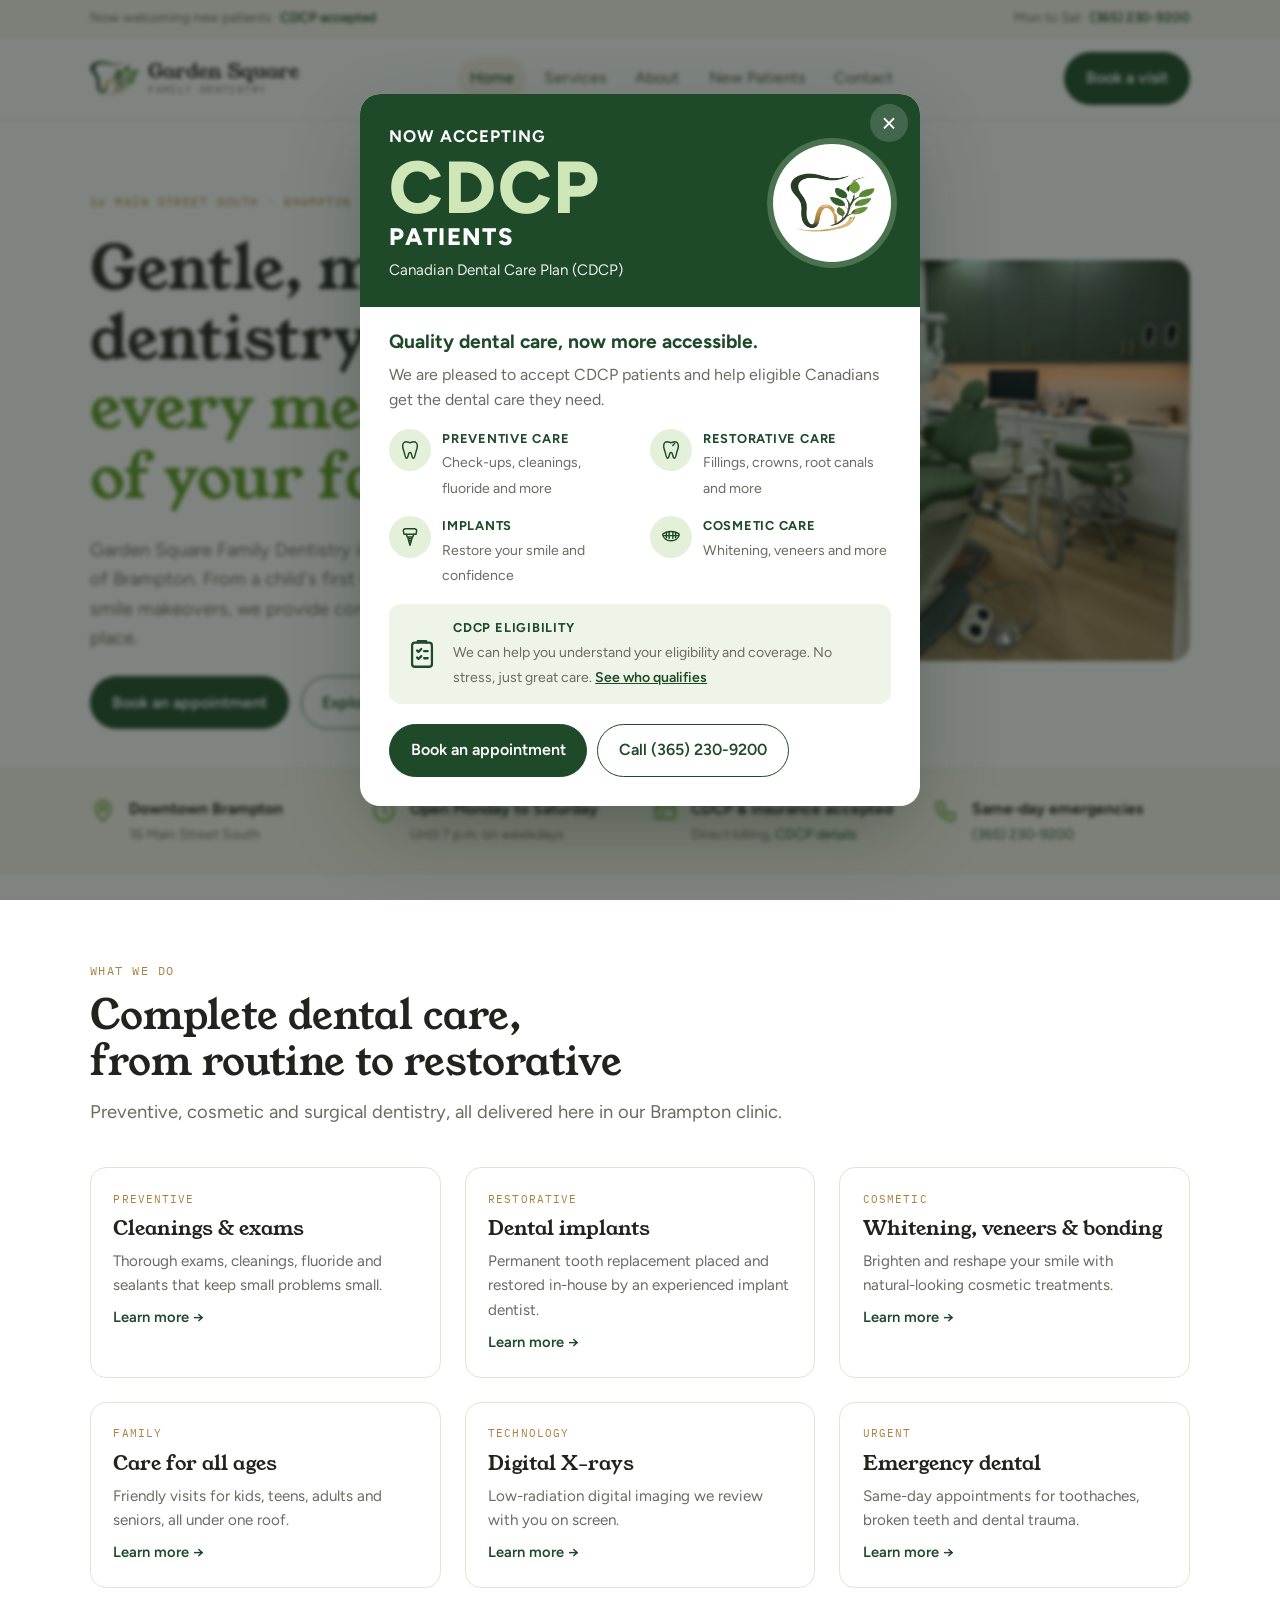
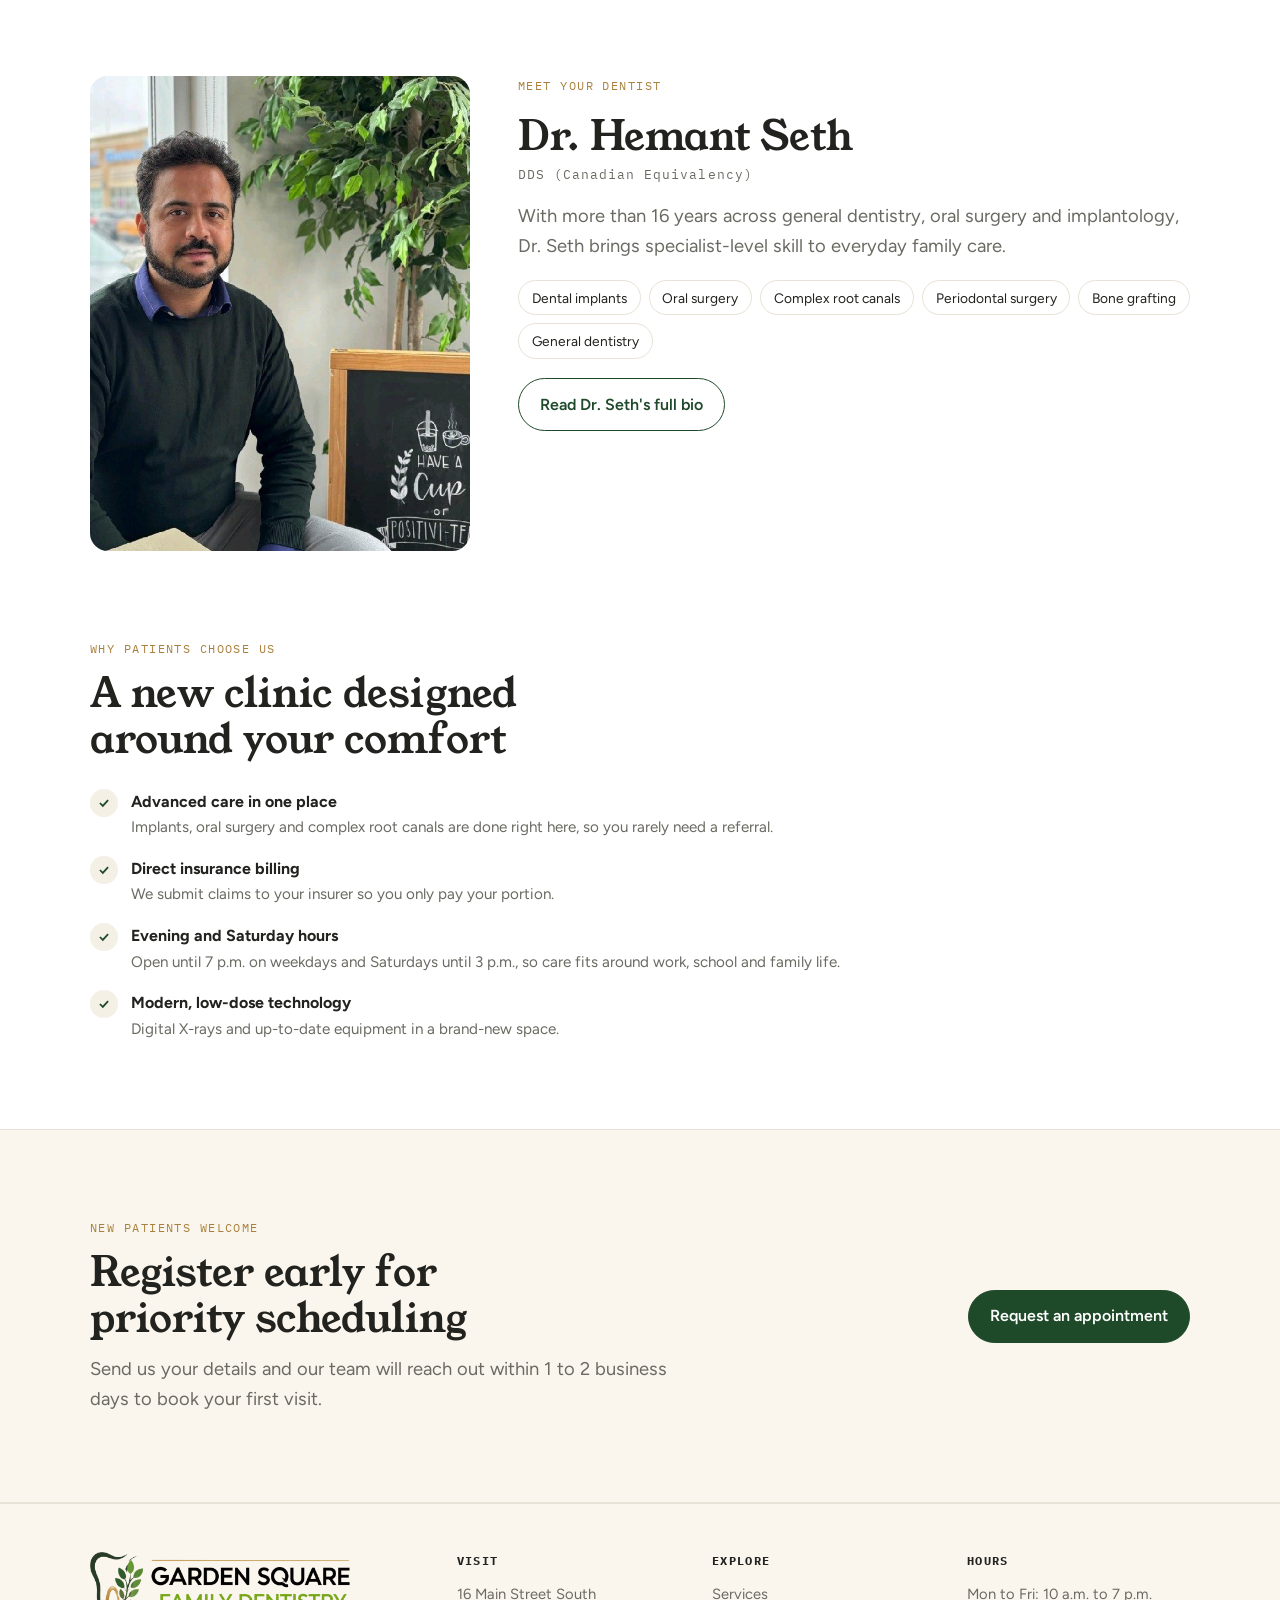
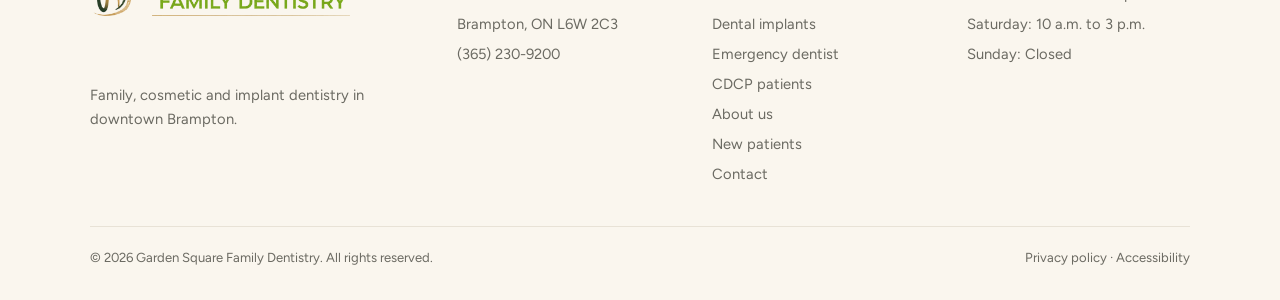
<file: index.html>
<!doctype html>
<html lang="en-CA">
<head>
<meta charset="utf-8">
<meta name="viewport" content="width=device-width, initial-scale=1, viewport-fit=cover">
<title>Garden Square Family Dentistry | Dentist in Brampton, ON</title>
<meta name="description" content="Family dentist in downtown Brampton at 16 Main Street South. Now accepting CDCP patients. Cleanings, dental implants, root canals, cosmetic and emergency dentistry. Open Monday to Saturday.">
<link rel="canonical" href="https://gardensquarefamilydentistry.ca/">
<meta name="robots" content="index, follow, max-image-preview:large">
<meta name="theme-color" content="#FFFFFF">
<meta name="geo.region" content="CA-ON">
<meta name="geo.placename" content="Brampton">
<meta property="og:type" content="website">
<meta property="og:site_name" content="Garden Square Family Dentistry">
<meta property="og:locale" content="en_CA">
<meta property="og:title" content="Garden Square Family Dentistry | Dentist in Brampton, ON">
<meta property="og:description" content="Family dentist in downtown Brampton at 16 Main Street South. Now accepting CDCP patients. Cleanings, dental implants, root canals, cosmetic and emergency dentistry. Open Monday to Saturday.">
<meta property="og:url" content="https://gardensquarefamilydentistry.ca/">
<meta property="og:image" content="https://gardensquarefamilydentistry.ca/images/og-image.jpg">
<meta property="og:image:width" content="1200">
<meta property="og:image:height" content="630">
<meta property="og:image:alt" content="Garden Square Family Dentistry logo">
<meta name="twitter:card" content="summary_large_image">
<meta name="twitter:title" content="Garden Square Family Dentistry | Dentist in Brampton, ON">
<meta name="twitter:description" content="Family dentist in downtown Brampton at 16 Main Street South. Now accepting CDCP patients. Cleanings, dental implants, root canals, cosmetic and emergency dentistry. Open Monday to Saturday.">
<meta name="twitter:image" content="https://gardensquarefamilydentistry.ca/images/og-image.jpg">
<link rel="icon" href="/favicon.ico" sizes="32x32">
<link rel="icon" type="image/png" sizes="32x32" href="/favicon-32x32.png">
<link rel="icon" type="image/png" sizes="16x16" href="/favicon-16x16.png">
<link rel="apple-touch-icon" href="/apple-touch-icon.png">
<link rel="manifest" href="/site.webmanifest">
<link rel="preload" as="image" href="/images/hero.jpg" fetchpriority="high">
<link rel="preconnect" href="https://fonts.googleapis.com">
<link rel="preconnect" href="https://fonts.gstatic.com" crossorigin>
<link rel="stylesheet" href="https://fonts.googleapis.com/css2?family=Young+Serif&family=Figtree:wght@400;500;600;700&family=IBM+Plex+Mono:wght@400;500&display=swap">
<link rel="stylesheet" href="/styles.css">
<script type="application/ld+json">
{
 "@context": "https://schema.org",
 "@graph": [
  {
   "@type": "Dentist",
   "@id": "https://gardensquarefamilydentistry.ca/#clinic",
   "name": "Garden Square Family Dentistry",
   "url": "https://gardensquarefamilydentistry.ca/",
   "logo": "https://gardensquarefamilydentistry.ca/images/logo.png",
   "image": [
    "https://gardensquarefamilydentistry.ca/images/og-image.jpg",
    "https://gardensquarefamilydentistry.ca/images/hero.jpg"
   ],
   "description": "Family, cosmetic and implant dentistry in downtown Brampton, Ontario. Now accepting Canadian Dental Care Plan (CDCP) patients. Direct insurance billing, evening and Saturday hours, same-day emergency appointments.",
   "telephone": "+1-365-230-9200",
   "email": "info@gardensquarefamilydentistry.com",
   "address": {
    "@type": "PostalAddress",
    "streetAddress": "16 Main Street South",
    "addressLocality": "Brampton",
    "addressRegion": "ON",
    "addressCountry": "CA",
    "postalCode": "L6W 2C3"
   },
   "areaServed": [
    {
     "@type": "City",
     "name": "Brampton"
    },
    {
     "@type": "City",
     "name": "Mississauga"
    },
    {
     "@type": "City",
     "name": "Caledon"
    }
   ],
   "priceRange": "$$",
   "currenciesAccepted": "CAD",
   "paymentAccepted": "Cash, Debit, Credit Card, Insurance, Canadian Dental Care Plan (CDCP)",
   "founder": {
    "@id": "https://gardensquarefamilydentistry.ca/about#dr-hemant-seth"
   },
   "employee": {
    "@id": "https://gardensquarefamilydentistry.ca/about#dr-hemant-seth"
   },
   "availableService": [
    {
     "@type": "MedicalProcedure",
     "name": "Dental cleanings and exams"
    },
    {
     "@type": "MedicalProcedure",
     "name": "Dental implants"
    },
    {
     "@type": "MedicalProcedure",
     "name": "Root canal therapy"
    },
    {
     "@type": "MedicalProcedure",
     "name": "Crowns and bridges"
    },
    {
     "@type": "MedicalProcedure",
     "name": "Tooth-coloured fillings"
    },
    {
     "@type": "MedicalProcedure",
     "name": "Wisdom tooth extraction"
    },
    {
     "@type": "MedicalProcedure",
     "name": "Teeth whitening"
    },
    {
     "@type": "MedicalProcedure",
     "name": "Veneers"
    },
    {
     "@type": "MedicalProcedure",
     "name": "Cosmetic bonding"
    },
    {
     "@type": "MedicalProcedure",
     "name": "Children's dentistry"
    },
    {
     "@type": "MedicalProcedure",
     "name": "Emergency dental care"
    },
    {
     "@type": "MedicalProcedure",
     "name": "Digital X-rays"
    },
    {
     "@type": "MedicalProcedure",
     "name": "Periodontal treatment"
    },
    {
     "@type": "MedicalProcedure",
     "name": "Bone grafting"
    }
   ],
   "openingHoursSpecification": [
    {
     "@type": "OpeningHoursSpecification",
     "dayOfWeek": [
      "Monday",
      "Tuesday",
      "Wednesday",
      "Thursday",
      "Friday"
     ],
     "opens": "10:00",
     "closes": "19:00"
    },
    {
     "@type": "OpeningHoursSpecification",
     "dayOfWeek": "Saturday",
     "opens": "10:00",
     "closes": "15:00"
    }
   ],
   "hasMap": "https://www.google.com/maps/search/?api=1&query=16+Main+St+S+Brampton+ON+L6W+2C3"
  },
  {
   "@type": "Person",
   "@id": "https://gardensquarefamilydentistry.ca/about#dr-hemant-seth",
   "name": "Dr. Hemant Seth",
   "honorificSuffix": "DDS",
   "jobTitle": "Dentist",
   "image": "https://gardensquarefamilydentistry.ca/images/dr-hemant-seth.jpg",
   "worksFor": {
    "@id": "https://gardensquarefamilydentistry.ca/#clinic"
   },
   "knowsAbout": [
    "Dental implants",
    "Oral surgery",
    "Endodontics",
    "Periodontal surgery",
    "Bone grafting",
    "General dentistry"
   ],
   "award": "Rising Star in Implantology (2020)"
  }
 ]
}
</script>
</head>
<body>
<header class="site">
  <div class="topbar"><div class="wrap">
    <span>Now welcoming new patients · <a href="/cdcp">CDCP accepted</a></span>
    <span>Mon to Sat · <a href="tel:+13652309200">(365) 230-9200</a></span>
  </div></div>
  <div class="wrap nav">
    <a class="brand" href="/">
      <img class="brand-mark" src="/images/logo-mark.png" width="128" height="90" alt="">
      <span class="brand-name">Garden Square<small>Family Dentistry</small></span>
    </a>
    <button class="menu-btn" id="menuBtn" aria-expanded="false" aria-controls="navLinks">Menu</button>
    <ul class="nav-links" id="navLinks">
      <li><a href="/" aria-current="page">Home</a></li>
      <li><a href="/services">Services</a></li>
      <li><a href="/about">About</a></li>
      <li><a href="/new-patients">New Patients</a></li>
      <li><a href="/contact">Contact</a></li>
    </ul>
    <a class="btn btn-primary nav-cta" href="/contact">Book a visit</a>
  </div>
</header>

<main class="page">
  <section class="hero"><div class="wrap hero-grid">
    <div class="hero-copy">
      <span class="eyebrow">16 Main Street South · Brampton</span>
      <h1>Gentle, modern dentistry for <em>every member of your family.</em></h1>
      <p class="lede">Garden Square Family Dentistry is a brand-new clinic in the heart of Brampton. From a child's first visit to dental implants and full smile makeovers, we provide complete care in one comfortable place.</p>
      <div class="hero-actions">
        <a class="btn btn-primary" href="/contact">Book an appointment</a>
        <a class="btn btn-ghost" href="/services">Explore services</a>
      </div>
    </div>
    <div class="hero-visual">
      <div class="photo"><img src="/images/hero.jpg" width="1200" height="950" alt="Treatment room at Garden Square Family Dentistry in Brampton with a green dental chair and cabinets" fetchpriority="high"></div>
      <div class="hero-badge"><b>16+ years</b><span>of experience in general dentistry, oral surgery and implants</span></div>
    </div>
  </div></section>

  <div class="strip"><div class="wrap strip-grid">
    <div class="strip-item"><svg viewBox="0 0 24 24" aria-hidden="true"><path d="M12 21s-7-6.2-7-11.5A7 7 0 0 1 19 9.5C19 14.8 12 21 12 21z"/><circle cx="12" cy="9.5" r="2.5"/></svg><div><strong>Downtown Brampton</strong><span>16 Main Street South</span></div></div>
    <div class="strip-item"><svg viewBox="0 0 24 24" aria-hidden="true"><circle cx="12" cy="12" r="9"/><path d="M12 7v5l3 2"/></svg><div><strong>Open Monday to Saturday</strong><span>Until 7 p.m. on weekdays</span></div></div>
    <div class="strip-item"><svg viewBox="0 0 24 24" aria-hidden="true"><rect x="3" y="6" width="18" height="13" rx="2"/><path d="M3 10h18M7 15h4"/></svg><div><strong>CDCP &amp; insurance accepted</strong><span>Direct billing, <a href="/cdcp">CDCP details</a></span></div></div>
    <div class="strip-item"><svg viewBox="0 0 24 24" aria-hidden="true"><path d="M5 4h4l2 5-2.5 1.5a11 11 0 0 0 5 5L15 13l5 2v4a2 2 0 0 1-2 2A16 16 0 0 1 3 6a2 2 0 0 1 2-2z"/></svg><div><strong>Same-day emergencies</strong><span><a href="tel:+13652309200">(365) 230-9200</a></span></div></div>
  </div></div>

  <section><div class="wrap">
    <div class="sec-head">
      <span class="eyebrow">What we do</span>
      <h2>Complete dental care, from routine to restorative</h2>
      <p class="lede">Preventive, cosmetic and surgical dentistry, all delivered here in our Brampton clinic.</p>
    </div>
    <div class="svc-grid">
      <div class="svc"><div class="svc-body"><span class="tag">Preventive</span><h3>Cleanings &amp; exams</h3><p>Thorough exams, cleanings, fluoride and sealants that keep small problems small.</p><a href="/services">Learn more →</a></div></div>
      <div class="svc"><div class="svc-body"><span class="tag">Restorative</span><h3>Dental implants</h3><p>Permanent tooth replacement placed and restored in-house by an experienced implant dentist.</p><a href="/dental-implants">Learn more →</a></div></div>
      <div class="svc"><div class="svc-body"><span class="tag">Cosmetic</span><h3>Whitening, veneers &amp; bonding</h3><p>Brighten and reshape your smile with natural-looking cosmetic treatments.</p><a href="/services">Learn more →</a></div></div>
      <div class="svc"><div class="svc-body"><span class="tag">Family</span><h3>Care for all ages</h3><p>Friendly visits for kids, teens, adults and seniors, all under one roof.</p><a href="/services">Learn more →</a></div></div>
      <div class="svc"><div class="svc-body"><span class="tag">Technology</span><h3>Digital X-rays</h3><p>Low-radiation digital imaging we review with you on screen.</p><a href="/services">Learn more →</a></div></div>
      <div class="svc"><div class="svc-body"><span class="tag">Urgent</span><h3>Emergency dental</h3><p>Same-day appointments for toothaches, broken teeth and dental trauma.</p><a href="/emergency-dentist">Learn more →</a></div></div>
    </div>
  </div></section>

  <section style="padding-top:0"><div class="wrap doc">
    <div class="photo"><img src="/images/dr-hemant-seth.jpg" width="800" height="800" alt="Dr. Hemant Seth, DDS, dentist at Garden Square Family Dentistry in Brampton" loading="lazy"></div>
    <div class="doc-body">
      <span class="eyebrow">Meet your dentist</span>
      <h2>Dr. Hemant Seth<small>DDS (Canadian Equivalency)</small></h2>
      <p class="lede">With more than 16 years across general dentistry, oral surgery and implantology, Dr. Seth brings specialist-level skill to everyday family care.</p>
      <div class="skills"><span>Dental implants</span><span>Oral surgery</span><span>Complex root canals</span><span>Periodontal surgery</span><span>Bone grafting</span><span>General dentistry</span></div>
      <div><a class="btn btn-ghost" href="/about">Read Dr. Seth's full bio</a></div>
    </div>
  </div></section>

  <section style="padding-top:0"><div class="wrap split solo">
    <div style="display:grid;gap:1.6rem">
      <div class="sec-head" style="margin:0">
        <span class="eyebrow">Why patients choose us</span>
        <h2>A new clinic designed around your comfort</h2>
      </div>
      <ul class="checks">
        <li><div><strong>Advanced care in one place</strong><span>Implants, oral surgery and complex root canals are done right here, so you rarely need a referral.</span></div></li>
        <li><div><strong>Direct insurance billing</strong><span>We submit claims to your insurer so you only pay your portion.</span></div></li>
        <li><div><strong>Evening and Saturday hours</strong><span>Open until 7 p.m. on weekdays and Saturdays until 3 p.m., so care fits around work, school and family life.</span></div></li>
        <li><div><strong>Modern, low-dose technology</strong><span>Digital X-rays and up-to-date equipment in a brand-new space.</span></div></li>
      </ul>
    </div>
  </div></section>

  <section class="band"><div class="wrap band-grid">
    <div><span class="eyebrow">New patients welcome</span><h2>Register early for priority scheduling</h2><p class="lede">Send us your details and our team will reach out within 1 to 2 business days to book your first visit.</p></div>
    <a class="btn btn-primary" href="/contact">Request an appointment</a>
  </div></section>
</main>

<footer><div class="wrap">
  <div class="foot-grid">
    <div style="display:grid;gap:.8rem">
      <span class="foot-logo"><img src="/images/logo.png" width="900" height="222" alt="Garden Square Family Dentistry" loading="lazy"></span>
      <p>Family, cosmetic and implant dentistry in downtown Brampton.</p>
    </div>
    <div><h4>Visit</h4><ul><li>16 Main Street South</li><li>Brampton, ON L6W 2C3</li><li>(365) 230-9200</li></ul></div>
    <div><h4>Explore</h4><ul>
      <li><a href="/services">Services</a></li><li><a href="/dental-implants">Dental implants</a></li>
      <li><a href="/emergency-dentist">Emergency dentist</a></li><li><a href="/cdcp">CDCP patients</a></li>
      <li><a href="/about">About us</a></li><li><a href="/new-patients">New patients</a></li><li><a href="/contact">Contact</a></li></ul></div>
    <div><h4>Hours</h4><ul><li>Mon to Fri: 10 a.m. to 7 p.m.</li><li>Saturday: 10 a.m. to 3 p.m.</li><li>Sunday: Closed</li></ul></div>
  </div>
  <div class="legal"><span>© 2026 Garden Square Family Dentistry. All rights reserved.</span><span><a href="/privacy-policy">Privacy policy</a> · <a href="/privacy-policy#accessibility">Accessibility</a></span></div>
</div></footer>

<dialog class="cdcp" id="cdcpPopup" aria-labelledby="cdcpTitle">
  <button class="cdcp-close" type="button" data-cdcp-close aria-label="Close">&times;</button>
  <div class="cdcp-top">
    <div class="cdcp-head">
      <span class="cdcp-kicker">Now accepting</span>
      <h2 id="cdcpTitle" tabindex="-1" autofocus><span class="cdcp-big">CDCP</span> patients</h2>
      <p>Canadian Dental Care Plan (CDCP)</p>
    </div>
    <span class="cdcp-mark" aria-hidden="true"><img src="/images/logo-mark.png" width="128" height="90" alt=""></span>
  </div>
  <div class="cdcp-body">
    <h3>Quality dental care, now more accessible.</h3>
    <p>We are pleased to accept CDCP patients and help eligible Canadians get the dental care they need.</p>
    <ul class="cdcp-list">
      <li><span class="cdcp-ic"><svg viewBox="0 0 24 24"><path d="M8 3C5.5 3 4 5 4 7.6c0 2.6 1 4.3 1.7 7C6.4 17.3 7 21 8.2 21s1.7-2.2 2.2-4.4c.2-1.2.8-1.9 1.6-1.9s1.4.7 1.6 1.9c.5 2.2 1 4.4 2.2 4.4s1.8-3.7 2.5-6.4c.7-2.7 1.7-4.4 1.7-7C20 5 18.5 3 16 3c-1.7 0-2.6 1-4 1s-2.3-1-4-1z"/></svg></span><div><strong>Preventive care</strong><span>Check-ups, cleanings, fluoride and more</span></div></li>
      <li><span class="cdcp-ic"><svg viewBox="0 0 24 24"><path d="M8 3C5.5 3 4 5 4 7.6c0 2.6 1 4.3 1.7 7C6.4 17.3 7 21 8.2 21s1.7-2.2 2.2-4.4c.2-1.2.8-1.9 1.6-1.9s1.4.7 1.6 1.9c.5 2.2 1 4.4 2.2 4.4s1.8-3.7 2.5-6.4c.7-2.7 1.7-4.4 1.7-7C20 5 18.5 3 16 3c-1.7 0-2.6 1-4 1s-2.3-1-4-1z"/><path d="M14 7l2-2"/></svg></span><div><strong>Restorative care</strong><span>Fillings, crowns, root canals and more</span></div></li>
      <li><span class="cdcp-ic"><svg viewBox="0 0 24 24"><path d="M7 3h10c1.5 0 2.5 1.2 2.2 2.8L18.5 9H5.5l-.7-3.2C4.5 4.2 5.5 3 7 3z"/><path d="M8 9l1 3h6l1-3M9.5 12l.5 2h4l.5-2M10 14l.5 2h3l.5-2M10.5 16l1.5 5 1.5-5"/></svg></span><div><strong>Implants</strong><span>Restore your smile and confidence</span></div></li>
      <li><span class="cdcp-ic"><svg viewBox="0 0 24 24"><path d="M3 9c2-2 5-3 9-3s7 1 9 3c-.5 4-4 7-9 7s-8.5-3-9-7z"/><path d="M7 7.2v5.6M10 6.5v6.8M14 6.5v6.8M17 7.2v5.6M3.5 10.5h17"/></svg></span><div><strong>Cosmetic care</strong><span>Whitening, veneers and more</span></div></li>
    </ul>
    <div class="cdcp-elig">
      <svg viewBox="0 0 24 24" aria-hidden="true"><rect x="5" y="4" width="14" height="17" rx="2"/><path d="M9 4V3h6v1M8.5 9.5l1 1 2-2M8.5 14.5l1 1 2-2M13.5 10h2.5M13.5 15h2.5"/></svg>
      <div><strong>CDCP eligibility</strong><span>We can help you understand your eligibility and coverage. No stress, just great care. <a href="/cdcp">See who qualifies</a></span></div>
    </div>
    <div class="cdcp-actions">
      <a class="btn btn-primary" href="/contact">Book an appointment</a>
      <a class="btn btn-ghost" href="tel:+13652309200">Call (365) 230-9200</a>
    </div>
  </div>
</dialog>

<div class="cdcp-bar" id="cdcpBar" hidden>
  <button type="button" class="cdcp-bar-open" data-cdcp-open><strong>Now accepting CDCP patients</strong><span>Tap to learn more</span></button>
  <button type="button" class="cdcp-bar-x" data-cdcp-bar-close aria-label="Close">&times;</button>
</div>

<script src="/script.js" defer></script>
</body>
</html>
</file>
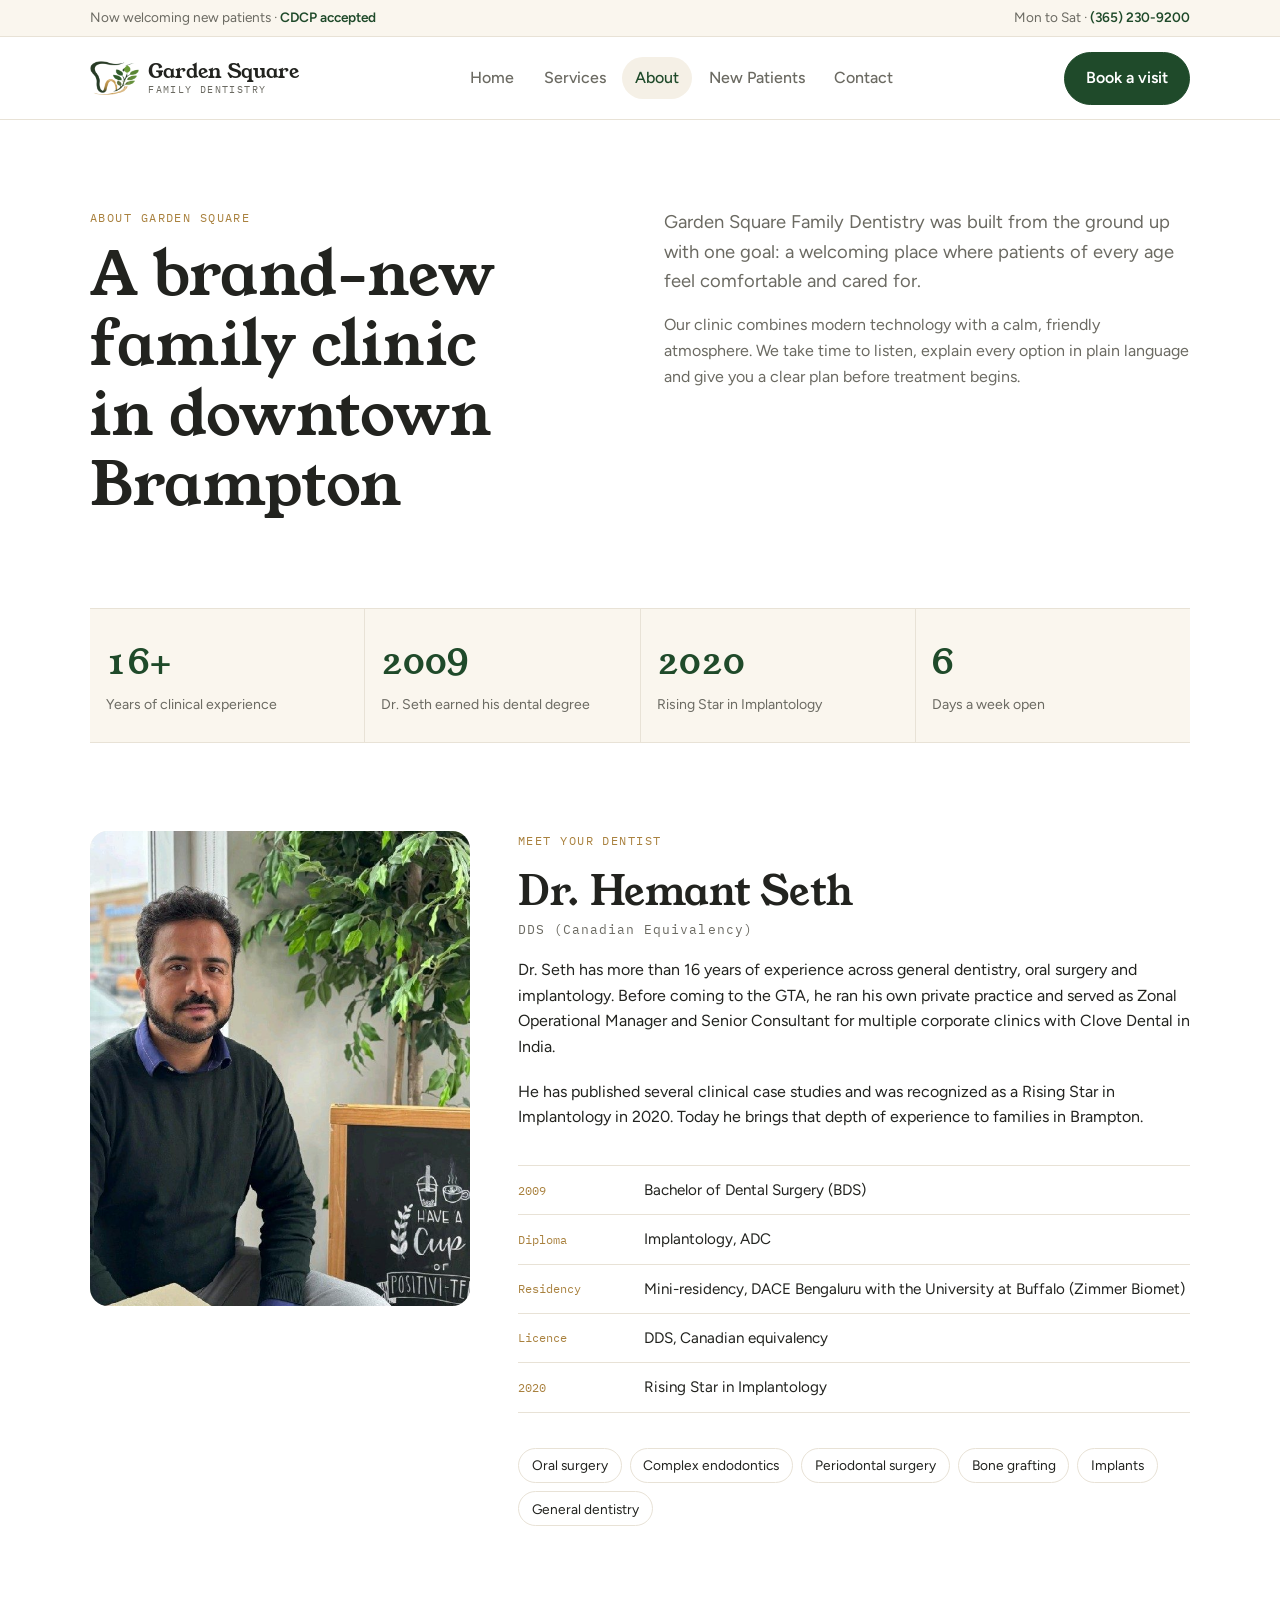
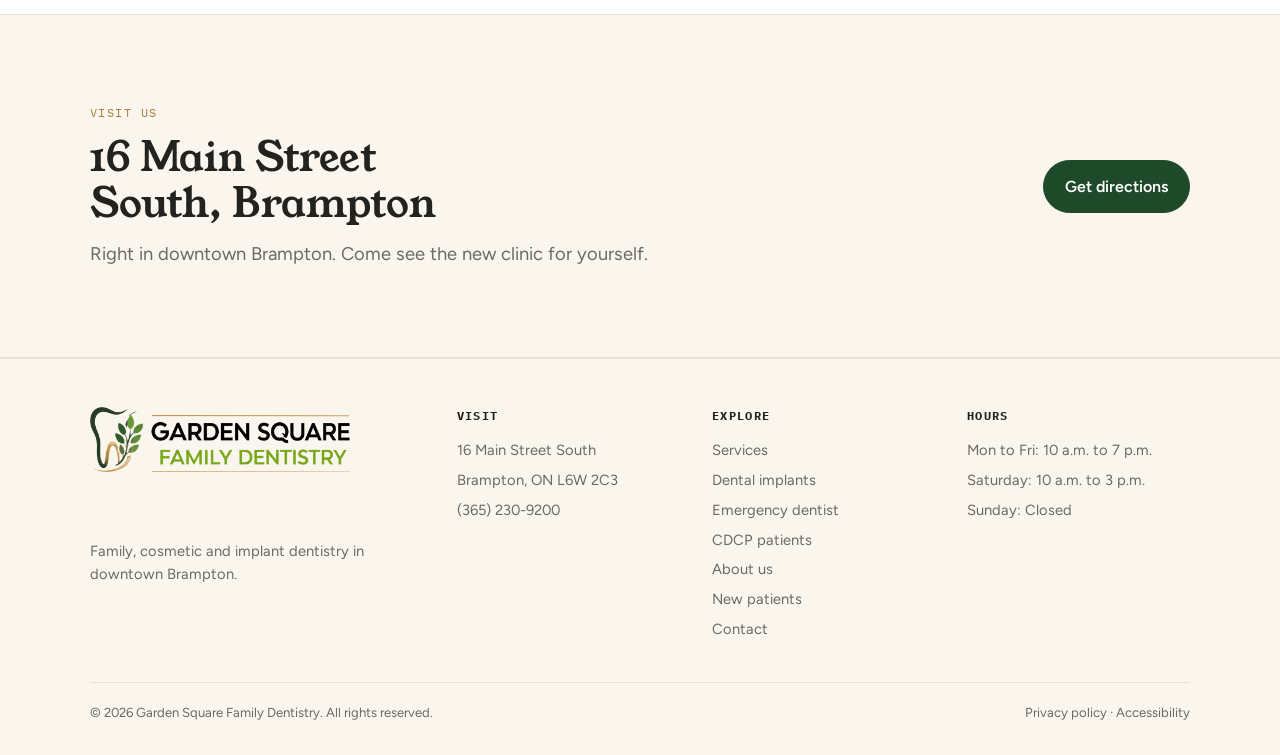
<file: about.html>
<!doctype html>
<html lang="en-CA">
<head>
<meta charset="utf-8">
<meta name="viewport" content="width=device-width, initial-scale=1, viewport-fit=cover">
<title>About Dr. Hemant Seth, DDS | Garden Square Family Dentistry, Brampton</title>
<meta name="description" content="Meet Dr. Hemant Seth, DDS, a Brampton dentist with 16+ years of experience in general dentistry, oral surgery and dental implants.">
<link rel="canonical" href="https://gardensquarefamilydentistry.ca/about">
<meta name="robots" content="index, follow, max-image-preview:large">
<meta name="theme-color" content="#FFFFFF">
<meta name="geo.region" content="CA-ON">
<meta name="geo.placename" content="Brampton">
<meta property="og:type" content="website">
<meta property="og:site_name" content="Garden Square Family Dentistry">
<meta property="og:locale" content="en_CA">
<meta property="og:title" content="About Dr. Hemant Seth, DDS | Garden Square Family Dentistry, Brampton">
<meta property="og:description" content="Meet Dr. Hemant Seth, DDS, a Brampton dentist with 16+ years of experience in general dentistry, oral surgery and dental implants.">
<meta property="og:url" content="https://gardensquarefamilydentistry.ca/about">
<meta property="og:image" content="https://gardensquarefamilydentistry.ca/images/og-image.jpg">
<meta property="og:image:width" content="1200">
<meta property="og:image:height" content="630">
<meta property="og:image:alt" content="Garden Square Family Dentistry logo">
<meta name="twitter:card" content="summary_large_image">
<meta name="twitter:title" content="About Dr. Hemant Seth, DDS | Garden Square Family Dentistry, Brampton">
<meta name="twitter:description" content="Meet Dr. Hemant Seth, DDS, a Brampton dentist with 16+ years of experience in general dentistry, oral surgery and dental implants.">
<meta name="twitter:image" content="https://gardensquarefamilydentistry.ca/images/og-image.jpg">
<link rel="icon" href="/favicon.ico" sizes="32x32">
<link rel="icon" type="image/png" sizes="32x32" href="/favicon-32x32.png">
<link rel="icon" type="image/png" sizes="16x16" href="/favicon-16x16.png">
<link rel="apple-touch-icon" href="/apple-touch-icon.png">
<link rel="manifest" href="/site.webmanifest">
<link rel="preconnect" href="https://fonts.googleapis.com">
<link rel="preconnect" href="https://fonts.gstatic.com" crossorigin>
<link rel="stylesheet" href="https://fonts.googleapis.com/css2?family=Young+Serif&family=Figtree:wght@400;500;600;700&family=IBM+Plex+Mono:wght@400;500&display=swap">
<link rel="stylesheet" href="/styles.css">
<script type="application/ld+json">
{
 "@context": "https://schema.org",
 "@graph": [
  {
   "@type": "Dentist",
   "@id": "https://gardensquarefamilydentistry.ca/#clinic",
   "name": "Garden Square Family Dentistry",
   "url": "https://gardensquarefamilydentistry.ca/",
   "logo": "https://gardensquarefamilydentistry.ca/images/logo.png",
   "image": [
    "https://gardensquarefamilydentistry.ca/images/og-image.jpg",
    "https://gardensquarefamilydentistry.ca/images/hero.jpg"
   ],
   "description": "Family, cosmetic and implant dentistry in downtown Brampton, Ontario. Now accepting Canadian Dental Care Plan (CDCP) patients. Direct insurance billing, evening and Saturday hours, same-day emergency appointments.",
   "telephone": "+1-365-230-9200",
   "email": "info@gardensquarefamilydentistry.com",
   "address": {
    "@type": "PostalAddress",
    "streetAddress": "16 Main Street South",
    "addressLocality": "Brampton",
    "addressRegion": "ON",
    "addressCountry": "CA",
    "postalCode": "L6W 2C3"
   },
   "areaServed": [
    {
     "@type": "City",
     "name": "Brampton"
    },
    {
     "@type": "City",
     "name": "Mississauga"
    },
    {
     "@type": "City",
     "name": "Caledon"
    }
   ],
   "priceRange": "$$",
   "currenciesAccepted": "CAD",
   "paymentAccepted": "Cash, Debit, Credit Card, Insurance, Canadian Dental Care Plan (CDCP)",
   "founder": {
    "@id": "https://gardensquarefamilydentistry.ca/about#dr-hemant-seth"
   },
   "employee": {
    "@id": "https://gardensquarefamilydentistry.ca/about#dr-hemant-seth"
   },
   "availableService": [
    {
     "@type": "MedicalProcedure",
     "name": "Dental cleanings and exams"
    },
    {
     "@type": "MedicalProcedure",
     "name": "Dental implants"
    },
    {
     "@type": "MedicalProcedure",
     "name": "Root canal therapy"
    },
    {
     "@type": "MedicalProcedure",
     "name": "Crowns and bridges"
    },
    {
     "@type": "MedicalProcedure",
     "name": "Tooth-coloured fillings"
    },
    {
     "@type": "MedicalProcedure",
     "name": "Wisdom tooth extraction"
    },
    {
     "@type": "MedicalProcedure",
     "name": "Teeth whitening"
    },
    {
     "@type": "MedicalProcedure",
     "name": "Veneers"
    },
    {
     "@type": "MedicalProcedure",
     "name": "Cosmetic bonding"
    },
    {
     "@type": "MedicalProcedure",
     "name": "Children's dentistry"
    },
    {
     "@type": "MedicalProcedure",
     "name": "Emergency dental care"
    },
    {
     "@type": "MedicalProcedure",
     "name": "Digital X-rays"
    },
    {
     "@type": "MedicalProcedure",
     "name": "Periodontal treatment"
    },
    {
     "@type": "MedicalProcedure",
     "name": "Bone grafting"
    }
   ],
   "openingHoursSpecification": [
    {
     "@type": "OpeningHoursSpecification",
     "dayOfWeek": [
      "Monday",
      "Tuesday",
      "Wednesday",
      "Thursday",
      "Friday"
     ],
     "opens": "10:00",
     "closes": "19:00"
    },
    {
     "@type": "OpeningHoursSpecification",
     "dayOfWeek": "Saturday",
     "opens": "10:00",
     "closes": "15:00"
    }
   ],
   "hasMap": "https://www.google.com/maps/search/?api=1&query=16+Main+St+S+Brampton+ON+L6W+2C3"
  },
  {
   "@type": "Person",
   "@id": "https://gardensquarefamilydentistry.ca/about#dr-hemant-seth",
   "name": "Dr. Hemant Seth",
   "honorificSuffix": "DDS",
   "jobTitle": "Dentist",
   "image": "https://gardensquarefamilydentistry.ca/images/dr-hemant-seth.jpg",
   "worksFor": {
    "@id": "https://gardensquarefamilydentistry.ca/#clinic"
   },
   "knowsAbout": [
    "Dental implants",
    "Oral surgery",
    "Endodontics",
    "Periodontal surgery",
    "Bone grafting",
    "General dentistry"
   ],
   "award": "Rising Star in Implantology (2020)"
  },
  {
   "@type": "BreadcrumbList",
   "itemListElement": [
    {
     "@type": "ListItem",
     "position": 1,
     "name": "Home",
     "item": "https://gardensquarefamilydentistry.ca/"
    },
    {
     "@type": "ListItem",
     "position": 2,
     "name": "About",
     "item": "https://gardensquarefamilydentistry.ca/about"
    }
   ]
  }
 ]
}
</script>
</head>
<body>
<header class="site">
  <div class="topbar"><div class="wrap">
    <span>Now welcoming new patients · <a href="/cdcp">CDCP accepted</a></span>
    <span>Mon to Sat · <a href="tel:+13652309200">(365) 230-9200</a></span>
  </div></div>
  <div class="wrap nav">
    <a class="brand" href="/">
      <img class="brand-mark" src="/images/logo-mark.png" width="128" height="90" alt="">
      <span class="brand-name">Garden Square<small>Family Dentistry</small></span>
    </a>
    <button class="menu-btn" id="menuBtn" aria-expanded="false" aria-controls="navLinks">Menu</button>
    <ul class="nav-links" id="navLinks">
      <li><a href="/">Home</a></li>
      <li><a href="/services">Services</a></li>
      <li><a href="/about" aria-current="page">About</a></li>
      <li><a href="/new-patients">New Patients</a></li>
      <li><a href="/contact">Contact</a></li>
    </ul>
    <a class="btn btn-primary nav-cta" href="/contact">Book a visit</a>
  </div>
</header>

<main class="page">
  <section><div class="wrap split" style="align-items:start">
    <div class="sec-head" style="margin:0">
      <span class="eyebrow">About Garden Square</span>
      <h1>A brand-new family clinic in downtown Brampton</h1>
    </div>
    <div style="display:grid;gap:1rem">
      <p class="lede">Garden Square Family Dentistry was built from the ground up with one goal: a welcoming place where patients of every age feel comfortable and cared for.</p>
      <p style="color:var(--muted)">Our clinic combines modern technology with a calm, friendly atmosphere. We take time to listen, explain every option in plain language and give you a clear plan before treatment begins.</p>
    </div>
  </div></section>

  <div class="wrap"><div class="stats">
    <div><b>16+</b><span>Years of clinical experience</span></div>
    <div><b>2009</b><span>Dr. Seth earned his dental degree</span></div>
    <div><b>2020</b><span>Rising Star in Implantology</span></div>
    <div><b>6</b><span>Days a week open</span></div>
  </div></div>

  <section><div class="wrap doc">
    <div class="photo"><img src="/images/dr-hemant-seth.jpg" width="800" height="800" alt="Dr. Hemant Seth, DDS, dentist at Garden Square Family Dentistry in Brampton" loading="lazy"></div>
    <div class="doc-body">
      <span class="eyebrow">Meet your dentist</span>
      <h2>Dr. Hemant Seth<small>DDS (Canadian Equivalency)</small></h2>
      <p>Dr. Seth has more than 16 years of experience across general dentistry, oral surgery and implantology. Before coming to the GTA, he ran his own private practice and served as Zonal Operational Manager and Senior Consultant for multiple corporate clinics with Clove Dental in India.</p>
      <p>He has published several clinical case studies and was recognized as a Rising Star in Implantology in 2020. Today he brings that depth of experience to families in Brampton.</p>
      <dl class="creds">
        <div><dt>2009</dt><dd>Bachelor of Dental Surgery (BDS)</dd></div>
        <div><dt>Diploma</dt><dd>Implantology, ADC</dd></div>
        <div><dt>Residency</dt><dd>Mini-residency, DACE Bengaluru with the University at Buffalo (Zimmer Biomet)</dd></div>
        <div><dt>Licence</dt><dd>DDS, Canadian equivalency</dd></div>
        <div><dt>2020</dt><dd>Rising Star in Implantology</dd></div>
      </dl>
      <div class="skills"><span>Oral surgery</span><span>Complex endodontics</span><span>Periodontal surgery</span><span>Bone grafting</span><span>Implants</span><span>General dentistry</span></div>
    </div>
  </div></section>

  <section class="band"><div class="wrap band-grid">
    <div><span class="eyebrow">Visit us</span><h2>16 Main Street South, Brampton</h2><p class="lede">Right in downtown Brampton. Come see the new clinic for yourself.</p></div>
    <a class="btn btn-primary" href="/contact">Get directions</a>
  </div></section>
</main>

<footer><div class="wrap">
  <div class="foot-grid">
    <div style="display:grid;gap:.8rem">
      <span class="foot-logo"><img src="/images/logo.png" width="900" height="222" alt="Garden Square Family Dentistry" loading="lazy"></span>
      <p>Family, cosmetic and implant dentistry in downtown Brampton.</p>
    </div>
    <div><h4>Visit</h4><ul><li>16 Main Street South</li><li>Brampton, ON L6W 2C3</li><li>(365) 230-9200</li></ul></div>
    <div><h4>Explore</h4><ul>
      <li><a href="/services">Services</a></li><li><a href="/dental-implants">Dental implants</a></li>
      <li><a href="/emergency-dentist">Emergency dentist</a></li><li><a href="/cdcp">CDCP patients</a></li>
      <li><a href="/about">About us</a></li><li><a href="/new-patients">New patients</a></li><li><a href="/contact">Contact</a></li></ul></div>
    <div><h4>Hours</h4><ul><li>Mon to Fri: 10 a.m. to 7 p.m.</li><li>Saturday: 10 a.m. to 3 p.m.</li><li>Sunday: Closed</li></ul></div>
  </div>
  <div class="legal"><span>© 2026 Garden Square Family Dentistry. All rights reserved.</span><span><a href="/privacy-policy">Privacy policy</a> · <a href="/privacy-policy#accessibility">Accessibility</a></span></div>
</div></footer>

<script src="/script.js" defer></script>
</body>
</html>
</file>
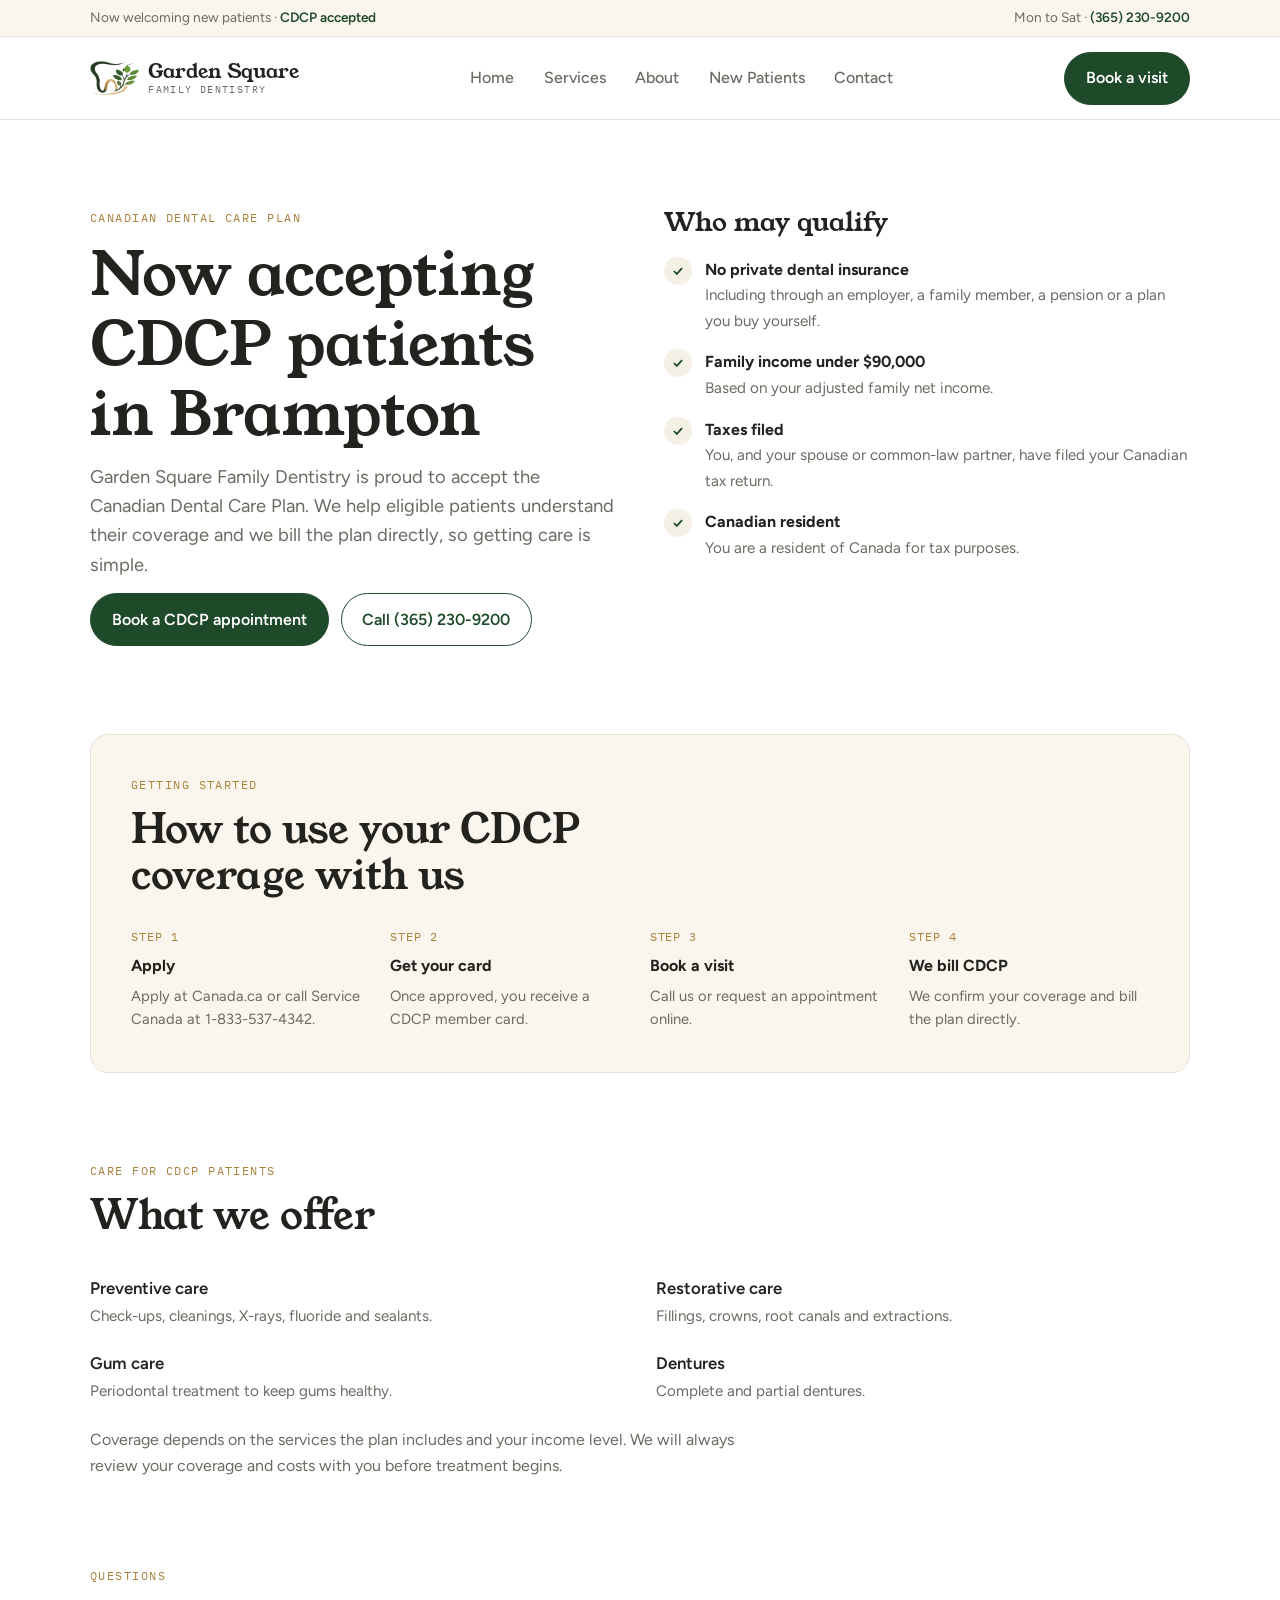
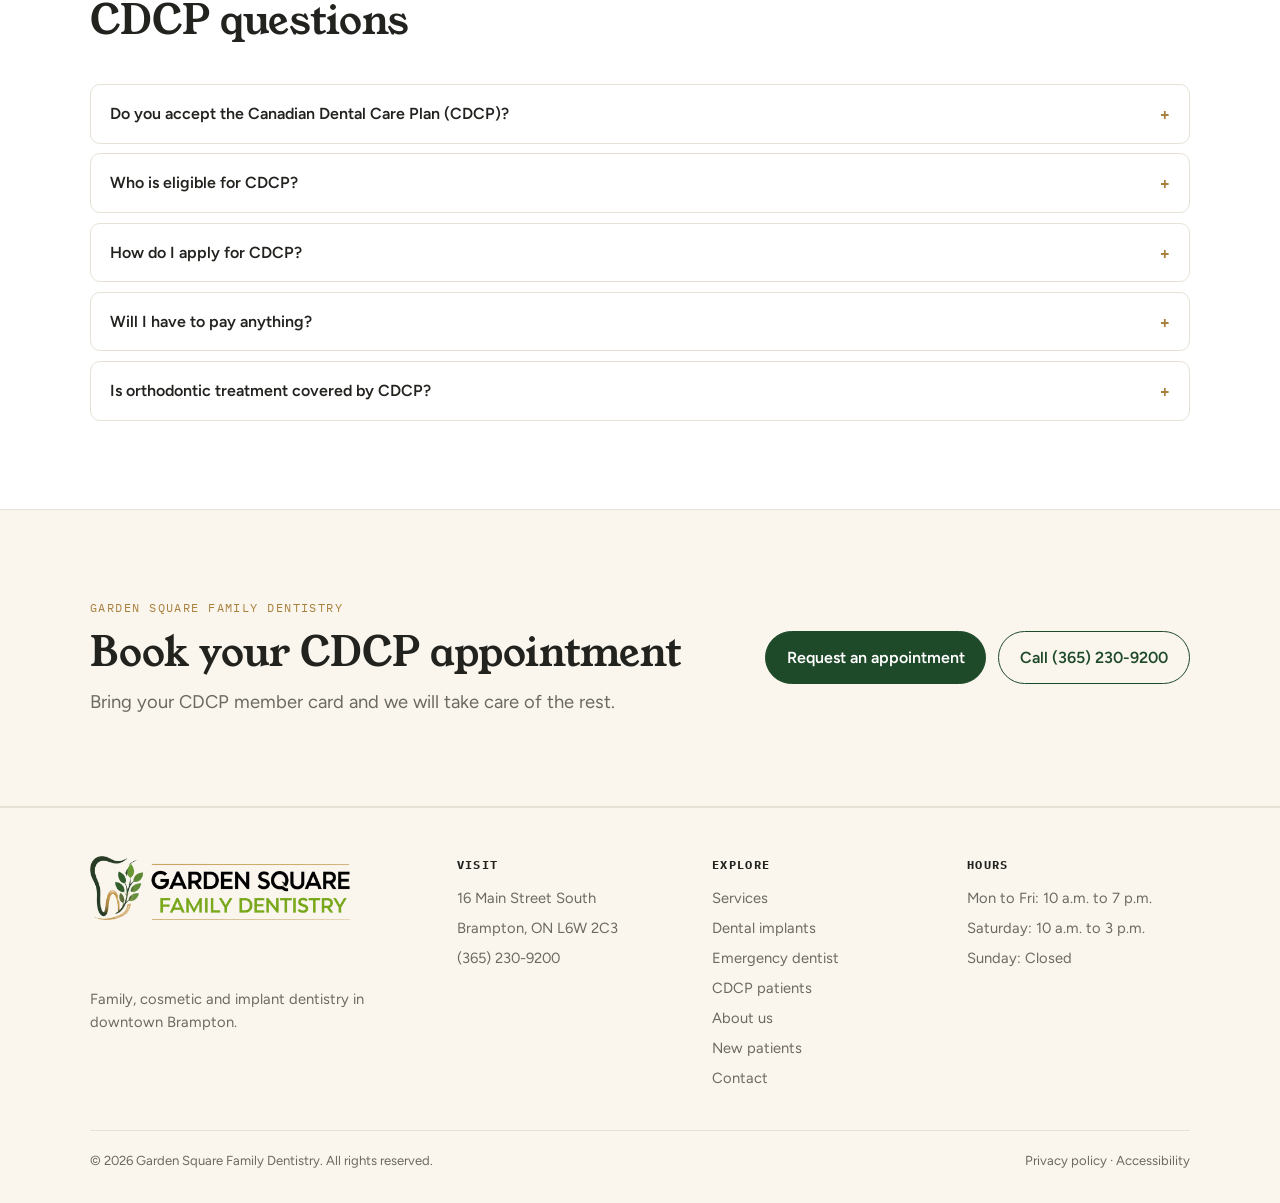
<file: cdcp.html>
<!doctype html>
<html lang="en-CA">
<head>
<meta charset="utf-8">
<meta name="viewport" content="width=device-width, initial-scale=1, viewport-fit=cover">
<title>CDCP Dentist in Brampton | Canadian Dental Care Plan | Garden Square</title>
<meta name="description" content="Garden Square Family Dentistry in downtown Brampton accepts Canadian Dental Care Plan (CDCP) patients. See who qualifies, how to apply, and what to bring to your visit.">
<link rel="canonical" href="https://gardensquarefamilydentistry.ca/cdcp">
<meta name="robots" content="index, follow, max-image-preview:large">
<meta name="theme-color" content="#FFFFFF">
<meta name="geo.region" content="CA-ON">
<meta name="geo.placename" content="Brampton">
<meta property="og:type" content="website">
<meta property="og:site_name" content="Garden Square Family Dentistry">
<meta property="og:locale" content="en_CA">
<meta property="og:title" content="CDCP Dentist in Brampton | Canadian Dental Care Plan | Garden Square">
<meta property="og:description" content="Garden Square Family Dentistry in downtown Brampton accepts Canadian Dental Care Plan (CDCP) patients. See who qualifies, how to apply, and what to bring to your visit.">
<meta property="og:url" content="https://gardensquarefamilydentistry.ca/cdcp">
<meta property="og:image" content="https://gardensquarefamilydentistry.ca/images/og-image.jpg">
<meta property="og:image:width" content="1200">
<meta property="og:image:height" content="630">
<meta property="og:image:alt" content="Garden Square Family Dentistry logo">
<meta name="twitter:card" content="summary_large_image">
<meta name="twitter:title" content="CDCP Dentist in Brampton | Canadian Dental Care Plan | Garden Square">
<meta name="twitter:description" content="Garden Square Family Dentistry in downtown Brampton accepts Canadian Dental Care Plan (CDCP) patients. See who qualifies, how to apply, and what to bring to your visit.">
<meta name="twitter:image" content="https://gardensquarefamilydentistry.ca/images/og-image.jpg">
<link rel="icon" href="/favicon.ico" sizes="32x32">
<link rel="icon" type="image/png" sizes="32x32" href="/favicon-32x32.png">
<link rel="icon" type="image/png" sizes="16x16" href="/favicon-16x16.png">
<link rel="apple-touch-icon" href="/apple-touch-icon.png">
<link rel="manifest" href="/site.webmanifest">
<link rel="preconnect" href="https://fonts.googleapis.com">
<link rel="preconnect" href="https://fonts.gstatic.com" crossorigin>
<link rel="stylesheet" href="https://fonts.googleapis.com/css2?family=Young+Serif&family=Figtree:wght@400;500;600;700&family=IBM+Plex+Mono:wght@400;500&display=swap">
<link rel="stylesheet" href="/styles.css">
<script type="application/ld+json">
{
 "@context": "https://schema.org",
 "@graph": [
  {
   "@type": "Dentist",
   "@id": "https://gardensquarefamilydentistry.ca/#clinic",
   "name": "Garden Square Family Dentistry",
   "url": "https://gardensquarefamilydentistry.ca/",
   "logo": "https://gardensquarefamilydentistry.ca/images/logo.png",
   "image": [
    "https://gardensquarefamilydentistry.ca/images/og-image.jpg",
    "https://gardensquarefamilydentistry.ca/images/hero.jpg"
   ],
   "description": "Family, cosmetic and implant dentistry in downtown Brampton, Ontario. Now accepting Canadian Dental Care Plan (CDCP) patients. Direct insurance billing, evening and Saturday hours, same-day emergency appointments.",
   "telephone": "+1-365-230-9200",
   "email": "info@gardensquarefamilydentistry.com",
   "address": {
    "@type": "PostalAddress",
    "streetAddress": "16 Main Street South",
    "addressLocality": "Brampton",
    "addressRegion": "ON",
    "addressCountry": "CA",
    "postalCode": "L6W 2C3"
   },
   "areaServed": [
    {
     "@type": "City",
     "name": "Brampton"
    },
    {
     "@type": "City",
     "name": "Mississauga"
    },
    {
     "@type": "City",
     "name": "Caledon"
    }
   ],
   "priceRange": "$$",
   "currenciesAccepted": "CAD",
   "paymentAccepted": "Cash, Debit, Credit Card, Insurance, Canadian Dental Care Plan (CDCP)",
   "founder": {
    "@id": "https://gardensquarefamilydentistry.ca/about#dr-hemant-seth"
   },
   "employee": {
    "@id": "https://gardensquarefamilydentistry.ca/about#dr-hemant-seth"
   },
   "availableService": [
    {
     "@type": "MedicalProcedure",
     "name": "Dental cleanings and exams"
    },
    {
     "@type": "MedicalProcedure",
     "name": "Dental implants"
    },
    {
     "@type": "MedicalProcedure",
     "name": "Root canal therapy"
    },
    {
     "@type": "MedicalProcedure",
     "name": "Crowns and bridges"
    },
    {
     "@type": "MedicalProcedure",
     "name": "Tooth-coloured fillings"
    },
    {
     "@type": "MedicalProcedure",
     "name": "Wisdom tooth extraction"
    },
    {
     "@type": "MedicalProcedure",
     "name": "Teeth whitening"
    },
    {
     "@type": "MedicalProcedure",
     "name": "Veneers"
    },
    {
     "@type": "MedicalProcedure",
     "name": "Cosmetic bonding"
    },
    {
     "@type": "MedicalProcedure",
     "name": "Children's dentistry"
    },
    {
     "@type": "MedicalProcedure",
     "name": "Emergency dental care"
    },
    {
     "@type": "MedicalProcedure",
     "name": "Digital X-rays"
    },
    {
     "@type": "MedicalProcedure",
     "name": "Periodontal treatment"
    },
    {
     "@type": "MedicalProcedure",
     "name": "Bone grafting"
    }
   ],
   "openingHoursSpecification": [
    {
     "@type": "OpeningHoursSpecification",
     "dayOfWeek": [
      "Monday",
      "Tuesday",
      "Wednesday",
      "Thursday",
      "Friday"
     ],
     "opens": "10:00",
     "closes": "19:00"
    },
    {
     "@type": "OpeningHoursSpecification",
     "dayOfWeek": "Saturday",
     "opens": "10:00",
     "closes": "15:00"
    }
   ],
   "hasMap": "https://www.google.com/maps/search/?api=1&query=16+Main+St+S+Brampton+ON+L6W+2C3"
  },
  {
   "@type": "BreadcrumbList",
   "itemListElement": [
    {
     "@type": "ListItem",
     "position": 1,
     "name": "Home",
     "item": "https://gardensquarefamilydentistry.ca/"
    },
    {
     "@type": "ListItem",
     "position": 2,
     "name": "CDCP patients",
     "item": "https://gardensquarefamilydentistry.ca/cdcp"
    }
   ]
  },
  {
   "@type": "FAQPage",
   "mainEntity": [
    {
     "@type": "Question",
     "name": "Do you accept the Canadian Dental Care Plan (CDCP)?",
     "acceptedAnswer": {
      "@type": "Answer",
      "text": "Yes. Garden Square Family Dentistry accepts CDCP patients and bills the plan directly."
     }
    },
    {
     "@type": "Question",
     "name": "Who is eligible for CDCP?",
     "acceptedAnswer": {
      "@type": "Answer",
      "text": "You may qualify if you do not have access to private dental insurance, your adjusted family net income is under $90,000, you (and your spouse or partner) have filed your taxes, and you are a resident of Canada for tax purposes."
     }
    },
    {
     "@type": "Question",
     "name": "How do I apply for CDCP?",
     "acceptedAnswer": {
      "@type": "Answer",
      "text": "Apply through the Government of Canada at Canada.ca or by calling Service Canada at 1-833-537-4342. Once you are approved, you will receive a member card to bring to your appointment."
     }
    },
    {
     "@type": "Question",
     "name": "Will I have to pay anything?",
     "acceptedAnswer": {
      "@type": "Answer",
      "text": "Depending on your family income, you may have a co-payment, and some services may not be fully covered. We will review your coverage and give you a clear estimate before any treatment."
     }
    },
    {
     "@type": "Question",
     "name": "Is orthodontic treatment covered by CDCP?",
     "acceptedAnswer": {
      "@type": "Answer",
      "text": "Orthodontic treatment is not currently covered by CDCP. We are happy to go over other payment options for braces or clear aligners."
     }
    }
   ]
  }
 ]
}
</script>
</head>
<body>
<header class="site">
  <div class="topbar"><div class="wrap">
    <span>Now welcoming new patients · <a href="/cdcp">CDCP accepted</a></span>
    <span>Mon to Sat · <a href="tel:+13652309200">(365) 230-9200</a></span>
  </div></div>
  <div class="wrap nav">
    <a class="brand" href="/">
      <img class="brand-mark" src="/images/logo-mark.png" width="128" height="90" alt="">
      <span class="brand-name">Garden Square<small>Family Dentistry</small></span>
    </a>
    <button class="menu-btn" id="menuBtn" aria-expanded="false" aria-controls="navLinks">Menu</button>
    <ul class="nav-links" id="navLinks">
      <li><a href="/">Home</a></li>
      <li><a href="/services">Services</a></li>
      <li><a href="/about">About</a></li>
      <li><a href="/new-patients">New Patients</a></li>
      <li><a href="/contact">Contact</a></li>
    </ul>
    <a class="btn btn-primary nav-cta" href="/contact">Book a visit</a>
  </div>
</header>

<main class="page">
  <section><div class="wrap split" style="align-items:start">
    <div class="sec-head" style="margin:0">
      <span class="eyebrow">Canadian Dental Care Plan</span>
      <h1>Now accepting CDCP patients in Brampton</h1>
      <p class="lede">Garden Square Family Dentistry is proud to accept the Canadian Dental Care Plan. We help eligible patients understand their coverage and we bill the plan directly, so getting care is simple.</p>
      <div style="display:flex;flex-wrap:wrap;gap:.75rem"><a class="btn btn-primary" href="/contact">Book a CDCP appointment</a><a class="btn btn-ghost" href="tel:+13652309200">Call (365) 230-9200</a></div>
    </div>
    <div style="display:grid;gap:1.2rem">
      <h2 style="font-size:1.6rem">Who may qualify</h2>
      <ul class="checks">
        <li><div><strong>No private dental insurance</strong><span>Including through an employer, a family member, a pension or a plan you buy yourself.</span></div></li>
        <li><div><strong>Family income under $90,000</strong><span>Based on your adjusted family net income.</span></div></li>
        <li><div><strong>Taxes filed</strong><span>You, and your spouse or common-law partner, have filed your Canadian tax return.</span></div></li>
        <li><div><strong>Canadian resident</strong><span>You are a resident of Canada for tax purposes.</span></div></li>
      </ul>
    </div>
  </div></section>

  <section style="padding-top:0"><div class="wrap">
    <div class="implant">
      <div class="sec-head" style="margin:0"><span class="eyebrow">Getting started</span><h2>How to use your CDCP coverage with us</h2></div>
      <ol class="steps">
        <li><strong>Apply</strong><span>Apply at Canada.ca or call Service Canada at 1-833-537-4342.</span></li>
        <li><strong>Get your card</strong><span>Once approved, you receive a CDCP member card.</span></li>
        <li><strong>Book a visit</strong><span>Call us or request an appointment online.</span></li>
        <li><strong>We bill CDCP</strong><span>We confirm your coverage and bill the plan directly.</span></li>
      </ol>
    </div>
  </div></section>

  <section style="padding-top:0"><div class="wrap">
    <div class="sec-head"><span class="eyebrow">Care for CDCP patients</span><h2>What we offer</h2></div>
    <div class="svc-list">
      <div><h3>Preventive care</h3><p>Check-ups, cleanings, X-rays, fluoride and sealants.</p></div>
      <div><h3>Restorative care</h3><p>Fillings, crowns, root canals and extractions.</p></div>
      <div><h3>Gum care</h3><p>Periodontal treatment to keep gums healthy.</p></div>
      <div><h3>Dentures</h3><p>Complete and partial dentures.</p></div>
    </div>
    <p style="color:var(--muted);margin-top:1.5rem;max-width:65ch">Coverage depends on the services the plan includes and your income level. We will always review your coverage and costs with you before treatment begins.</p>
  </div></section>

  <section style="padding-top:0"><div class="wrap">
    <div class="sec-head"><span class="eyebrow">Questions</span><h2>CDCP questions</h2></div>
    <div class="faq">
      <details><summary>Do you accept the Canadian Dental Care Plan (CDCP)?</summary><p>Yes. Garden Square Family Dentistry accepts CDCP patients and bills the plan directly.</p></details>
      <details><summary>Who is eligible for CDCP?</summary><p>You may qualify if you do not have access to private dental insurance, your adjusted family net income is under $90,000, you (and your spouse or partner) have filed your taxes, and you are a resident of Canada for tax purposes.</p></details>
      <details><summary>How do I apply for CDCP?</summary><p>Apply through the Government of Canada at Canada.ca or by calling Service Canada at 1-833-537-4342. Once you are approved, you will receive a member card to bring to your appointment.</p></details>
      <details><summary>Will I have to pay anything?</summary><p>Depending on your family income, you may have a co-payment, and some services may not be fully covered. We will review your coverage and give you a clear estimate before any treatment.</p></details>
      <details><summary>Is orthodontic treatment covered by CDCP?</summary><p>Orthodontic treatment is not currently covered by CDCP. We are happy to go over other payment options for braces or clear aligners.</p></details>
    </div>
  </div></section>

  <section class="band"><div class="wrap band-grid">
    <div><span class="eyebrow">Garden Square Family Dentistry</span><h2>Book your CDCP appointment</h2><p class="lede">Bring your CDCP member card and we will take care of the rest.</p></div>
    <div style="display:flex;flex-wrap:wrap;gap:.75rem"><a class="btn btn-primary" href="/contact">Request an appointment</a><a class="btn btn-ghost" href="tel:+13652309200">Call (365) 230-9200</a></div>
  </div></section>
</main>

<footer><div class="wrap">
  <div class="foot-grid">
    <div style="display:grid;gap:.8rem">
      <span class="foot-logo"><img src="/images/logo.png" width="900" height="222" alt="Garden Square Family Dentistry" loading="lazy"></span>
      <p>Family, cosmetic and implant dentistry in downtown Brampton.</p>
    </div>
    <div><h4>Visit</h4><ul><li>16 Main Street South</li><li>Brampton, ON L6W 2C3</li><li>(365) 230-9200</li></ul></div>
    <div><h4>Explore</h4><ul>
      <li><a href="/services">Services</a></li><li><a href="/dental-implants">Dental implants</a></li>
      <li><a href="/emergency-dentist">Emergency dentist</a></li><li><a href="/cdcp">CDCP patients</a></li>
      <li><a href="/about">About us</a></li><li><a href="/new-patients">New patients</a></li><li><a href="/contact">Contact</a></li></ul></div>
    <div><h4>Hours</h4><ul><li>Mon to Fri: 10 a.m. to 7 p.m.</li><li>Saturday: 10 a.m. to 3 p.m.</li><li>Sunday: Closed</li></ul></div>
  </div>
  <div class="legal"><span>© 2026 Garden Square Family Dentistry. All rights reserved.</span><span><a href="/privacy-policy">Privacy policy</a> · <a href="/privacy-policy#accessibility">Accessibility</a></span></div>
</div></footer>

<script src="/script.js" defer></script>
</body>
</html>
</file>
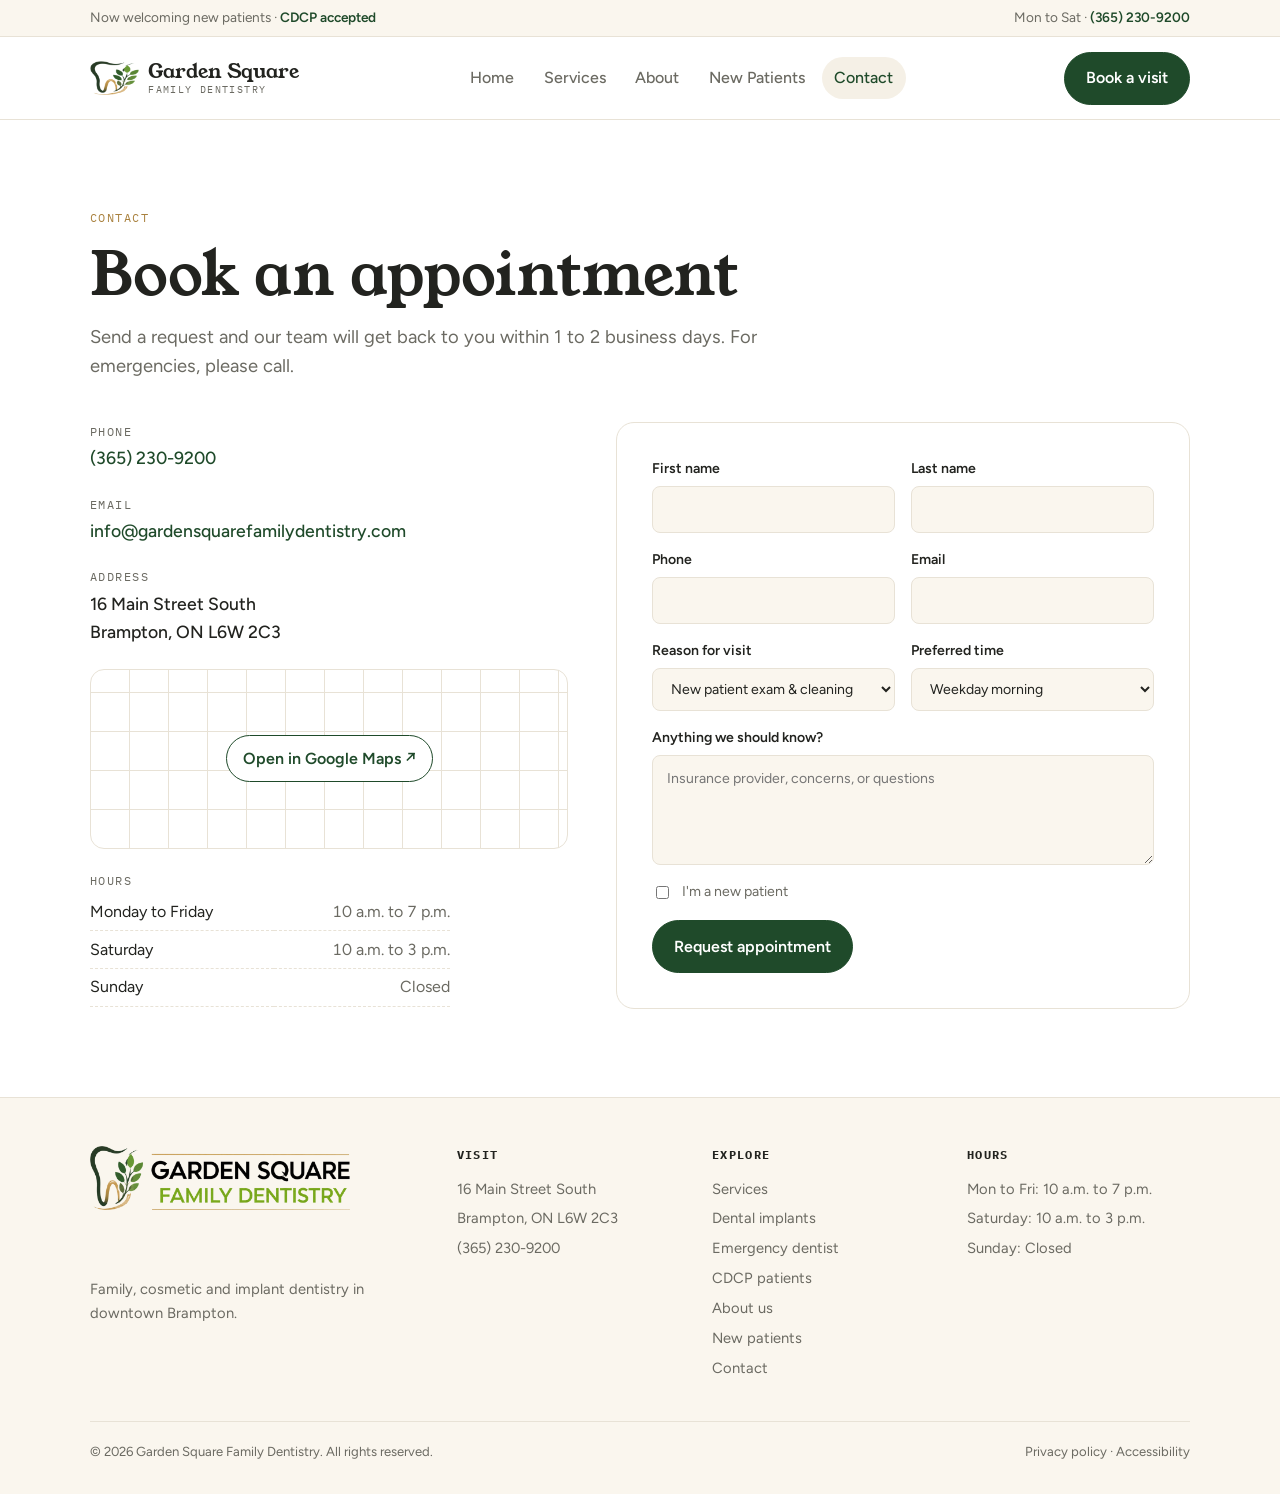
<file: contact.html>
<!doctype html>
<html lang="en-CA">
<head>
<meta charset="utf-8">
<meta name="viewport" content="width=device-width, initial-scale=1, viewport-fit=cover">
<title>Contact & Book an Appointment | Garden Square Family Dentistry, Brampton</title>
<meta name="description" content="Book a dental appointment in Brampton. Call (365) 230-9200, email info@gardensquarefamilydentistry.com, or visit us at 16 Main Street South.">
<link rel="canonical" href="https://gardensquarefamilydentistry.ca/contact">
<meta name="robots" content="index, follow, max-image-preview:large">
<meta name="theme-color" content="#FFFFFF">
<meta name="geo.region" content="CA-ON">
<meta name="geo.placename" content="Brampton">
<meta property="og:type" content="website">
<meta property="og:site_name" content="Garden Square Family Dentistry">
<meta property="og:locale" content="en_CA">
<meta property="og:title" content="Contact & Book an Appointment | Garden Square Family Dentistry, Brampton">
<meta property="og:description" content="Book a dental appointment in Brampton. Call (365) 230-9200, email info@gardensquarefamilydentistry.com, or visit us at 16 Main Street South.">
<meta property="og:url" content="https://gardensquarefamilydentistry.ca/contact">
<meta property="og:image" content="https://gardensquarefamilydentistry.ca/images/og-image.jpg">
<meta property="og:image:width" content="1200">
<meta property="og:image:height" content="630">
<meta property="og:image:alt" content="Garden Square Family Dentistry logo">
<meta name="twitter:card" content="summary_large_image">
<meta name="twitter:title" content="Contact & Book an Appointment | Garden Square Family Dentistry, Brampton">
<meta name="twitter:description" content="Book a dental appointment in Brampton. Call (365) 230-9200, email info@gardensquarefamilydentistry.com, or visit us at 16 Main Street South.">
<meta name="twitter:image" content="https://gardensquarefamilydentistry.ca/images/og-image.jpg">
<link rel="icon" href="/favicon.ico" sizes="32x32">
<link rel="icon" type="image/png" sizes="32x32" href="/favicon-32x32.png">
<link rel="icon" type="image/png" sizes="16x16" href="/favicon-16x16.png">
<link rel="apple-touch-icon" href="/apple-touch-icon.png">
<link rel="manifest" href="/site.webmanifest">
<link rel="preconnect" href="https://fonts.googleapis.com">
<link rel="preconnect" href="https://fonts.gstatic.com" crossorigin>
<link rel="stylesheet" href="https://fonts.googleapis.com/css2?family=Young+Serif&family=Figtree:wght@400;500;600;700&family=IBM+Plex+Mono:wght@400;500&display=swap">
<link rel="stylesheet" href="/styles.css">
<script type="application/ld+json">
{
 "@context": "https://schema.org",
 "@graph": [
  {
   "@type": "Dentist",
   "@id": "https://gardensquarefamilydentistry.ca/#clinic",
   "name": "Garden Square Family Dentistry",
   "url": "https://gardensquarefamilydentistry.ca/",
   "logo": "https://gardensquarefamilydentistry.ca/images/logo.png",
   "image": [
    "https://gardensquarefamilydentistry.ca/images/og-image.jpg",
    "https://gardensquarefamilydentistry.ca/images/hero.jpg"
   ],
   "description": "Family, cosmetic and implant dentistry in downtown Brampton, Ontario. Now accepting Canadian Dental Care Plan (CDCP) patients. Direct insurance billing, evening and Saturday hours, same-day emergency appointments.",
   "telephone": "+1-365-230-9200",
   "email": "info@gardensquarefamilydentistry.com",
   "address": {
    "@type": "PostalAddress",
    "streetAddress": "16 Main Street South",
    "addressLocality": "Brampton",
    "addressRegion": "ON",
    "addressCountry": "CA",
    "postalCode": "L6W 2C3"
   },
   "areaServed": [
    {
     "@type": "City",
     "name": "Brampton"
    },
    {
     "@type": "City",
     "name": "Mississauga"
    },
    {
     "@type": "City",
     "name": "Caledon"
    }
   ],
   "priceRange": "$$",
   "currenciesAccepted": "CAD",
   "paymentAccepted": "Cash, Debit, Credit Card, Insurance, Canadian Dental Care Plan (CDCP)",
   "founder": {
    "@id": "https://gardensquarefamilydentistry.ca/about#dr-hemant-seth"
   },
   "employee": {
    "@id": "https://gardensquarefamilydentistry.ca/about#dr-hemant-seth"
   },
   "availableService": [
    {
     "@type": "MedicalProcedure",
     "name": "Dental cleanings and exams"
    },
    {
     "@type": "MedicalProcedure",
     "name": "Dental implants"
    },
    {
     "@type": "MedicalProcedure",
     "name": "Root canal therapy"
    },
    {
     "@type": "MedicalProcedure",
     "name": "Crowns and bridges"
    },
    {
     "@type": "MedicalProcedure",
     "name": "Tooth-coloured fillings"
    },
    {
     "@type": "MedicalProcedure",
     "name": "Wisdom tooth extraction"
    },
    {
     "@type": "MedicalProcedure",
     "name": "Teeth whitening"
    },
    {
     "@type": "MedicalProcedure",
     "name": "Veneers"
    },
    {
     "@type": "MedicalProcedure",
     "name": "Cosmetic bonding"
    },
    {
     "@type": "MedicalProcedure",
     "name": "Children's dentistry"
    },
    {
     "@type": "MedicalProcedure",
     "name": "Emergency dental care"
    },
    {
     "@type": "MedicalProcedure",
     "name": "Digital X-rays"
    },
    {
     "@type": "MedicalProcedure",
     "name": "Periodontal treatment"
    },
    {
     "@type": "MedicalProcedure",
     "name": "Bone grafting"
    }
   ],
   "openingHoursSpecification": [
    {
     "@type": "OpeningHoursSpecification",
     "dayOfWeek": [
      "Monday",
      "Tuesday",
      "Wednesday",
      "Thursday",
      "Friday"
     ],
     "opens": "10:00",
     "closes": "19:00"
    },
    {
     "@type": "OpeningHoursSpecification",
     "dayOfWeek": "Saturday",
     "opens": "10:00",
     "closes": "15:00"
    }
   ],
   "hasMap": "https://www.google.com/maps/search/?api=1&query=16+Main+St+S+Brampton+ON+L6W+2C3"
  },
  {
   "@type": "BreadcrumbList",
   "itemListElement": [
    {
     "@type": "ListItem",
     "position": 1,
     "name": "Home",
     "item": "https://gardensquarefamilydentistry.ca/"
    },
    {
     "@type": "ListItem",
     "position": 2,
     "name": "Contact",
     "item": "https://gardensquarefamilydentistry.ca/contact"
    }
   ]
  }
 ]
}
</script>
</head>
<body>
<header class="site">
  <div class="topbar"><div class="wrap">
    <span>Now welcoming new patients · <a href="/cdcp">CDCP accepted</a></span>
    <span>Mon to Sat · <a href="tel:+13652309200">(365) 230-9200</a></span>
  </div></div>
  <div class="wrap nav">
    <a class="brand" href="/">
      <img class="brand-mark" src="/images/logo-mark.png" width="128" height="90" alt="">
      <span class="brand-name">Garden Square<small>Family Dentistry</small></span>
    </a>
    <button class="menu-btn" id="menuBtn" aria-expanded="false" aria-controls="navLinks">Menu</button>
    <ul class="nav-links" id="navLinks">
      <li><a href="/">Home</a></li>
      <li><a href="/services">Services</a></li>
      <li><a href="/about">About</a></li>
      <li><a href="/new-patients">New Patients</a></li>
      <li><a href="/contact" aria-current="page">Contact</a></li>
    </ul>
    <a class="btn btn-primary nav-cta" href="/contact">Book a visit</a>
  </div>
</header>

<main class="page">
  <section><div class="wrap">
    <div class="sec-head">
      <span class="eyebrow">Contact</span>
      <h1>Book an appointment</h1>
      <p class="lede">Send a request and our team will get back to you within 1 to 2 business days. For emergencies, please call.</p>
    </div>
    <div class="contact-grid">
      <div class="info">
        <div class="info-item"><span class="eyebrow">Phone</span><span class="val"><a href="tel:+13652309200">(365) 230-9200</a></span></div>
        <div class="info-item"><span class="eyebrow">Email</span><span class="val"><a href="mailto:info@gardensquarefamilydentistry.com">info@gardensquarefamilydentistry.com</a></span></div>
        <div class="info-item"><span class="eyebrow">Address</span><span class="val">16 Main Street South<br>Brampton, ON L6W 2C3</span></div>
        <div class="map-card"><a href="https://www.google.com/maps/search/?api=1&amp;query=16+Main+Street+South+Brampton+ON" target="_blank" rel="noopener">Open in Google Maps ↗</a></div>
        <div class="info-item"><span class="eyebrow">Hours</span><table class="hours-tbl"><tr><td>Monday to Friday</td><td>10 a.m. to 7 p.m.</td></tr><tr><td>Saturday</td><td>10 a.m. to 3 p.m.</td></tr><tr><td>Sunday</td><td>Closed</td></tr></table></div>
      </div>

      <form id="apptForm" action="https://api.web3forms.com/submit" method="POST" novalidate>
        <input type="hidden" name="access_key" value="b5e4b0f8-1d61-40ca-8b70-3351ad9c95c6">
        <input type="hidden" name="subject" value="New appointment request | Garden Square Family Dentistry">
        <input type="hidden" name="from_name" value="Garden Square website">
        <input type="checkbox" name="botcheck" class="hp" tabindex="-1" autocomplete="off" aria-hidden="true">
        <div class="row">
          <label for="fname">First name<input id="fname" name="fname" required autocomplete="given-name"></label>
          <label for="lname">Last name<input id="lname" name="lname" required autocomplete="family-name"></label>
        </div>
        <div class="row">
          <label for="phone">Phone<input id="phone" name="phone" type="tel" required autocomplete="tel"></label>
          <label for="email">Email<input id="email" name="email" type="email" required autocomplete="email"></label>
        </div>
        <div class="row">
          <label for="reason">Reason for visit
            <select id="reason" name="reason">
              <option>New patient exam &amp; cleaning</option><option>Check-up / cleaning</option><option>Toothache or emergency</option>
              <option>Implant consultation</option><option>Cosmetic / whitening</option><option>Child's appointment</option><option>Other</option>
            </select></label>
          <label for="time">Preferred time
            <select id="time" name="time"><option>Weekday morning</option><option>Weekday afternoon</option><option>Weekday evening</option><option>Saturday</option></select></label>
        </div>
        <label for="msg">Anything we should know?<textarea id="msg" name="msg" placeholder="Insurance provider, concerns, or questions"></textarea></label>
        <label class="chk" for="newpt"><input id="newpt" name="new_patient" type="checkbox" value="Yes"> I'm a new patient</label>
        <p id="formErr" style="color:var(--brass);font-size:.9rem" hidden>Please add your name, phone and a valid email so we can reach you.</p>
        <button class="btn btn-primary" type="submit" style="justify-self:start">Request appointment</button>
        <div class="ok" id="formOk" role="status" hidden><strong>Thank you, your request was sent.</strong> Our team will reach out within 1 to 2 business days.</div>
      </form>
    </div>
  </div></section>
</main>

<footer><div class="wrap">
  <div class="foot-grid">
    <div style="display:grid;gap:.8rem">
      <span class="foot-logo"><img src="/images/logo.png" width="900" height="222" alt="Garden Square Family Dentistry" loading="lazy"></span>
      <p>Family, cosmetic and implant dentistry in downtown Brampton.</p>
    </div>
    <div><h4>Visit</h4><ul><li>16 Main Street South</li><li>Brampton, ON L6W 2C3</li><li>(365) 230-9200</li></ul></div>
    <div><h4>Explore</h4><ul>
      <li><a href="/services">Services</a></li><li><a href="/dental-implants">Dental implants</a></li>
      <li><a href="/emergency-dentist">Emergency dentist</a></li><li><a href="/cdcp">CDCP patients</a></li>
      <li><a href="/about">About us</a></li><li><a href="/new-patients">New patients</a></li><li><a href="/contact">Contact</a></li></ul></div>
    <div><h4>Hours</h4><ul><li>Mon to Fri: 10 a.m. to 7 p.m.</li><li>Saturday: 10 a.m. to 3 p.m.</li><li>Sunday: Closed</li></ul></div>
  </div>
  <div class="legal"><span>© 2026 Garden Square Family Dentistry. All rights reserved.</span><span><a href="/privacy-policy">Privacy policy</a> · <a href="/privacy-policy#accessibility">Accessibility</a></span></div>
</div></footer>

<script src="/script.js" defer></script>
</body>
</html>
</file>
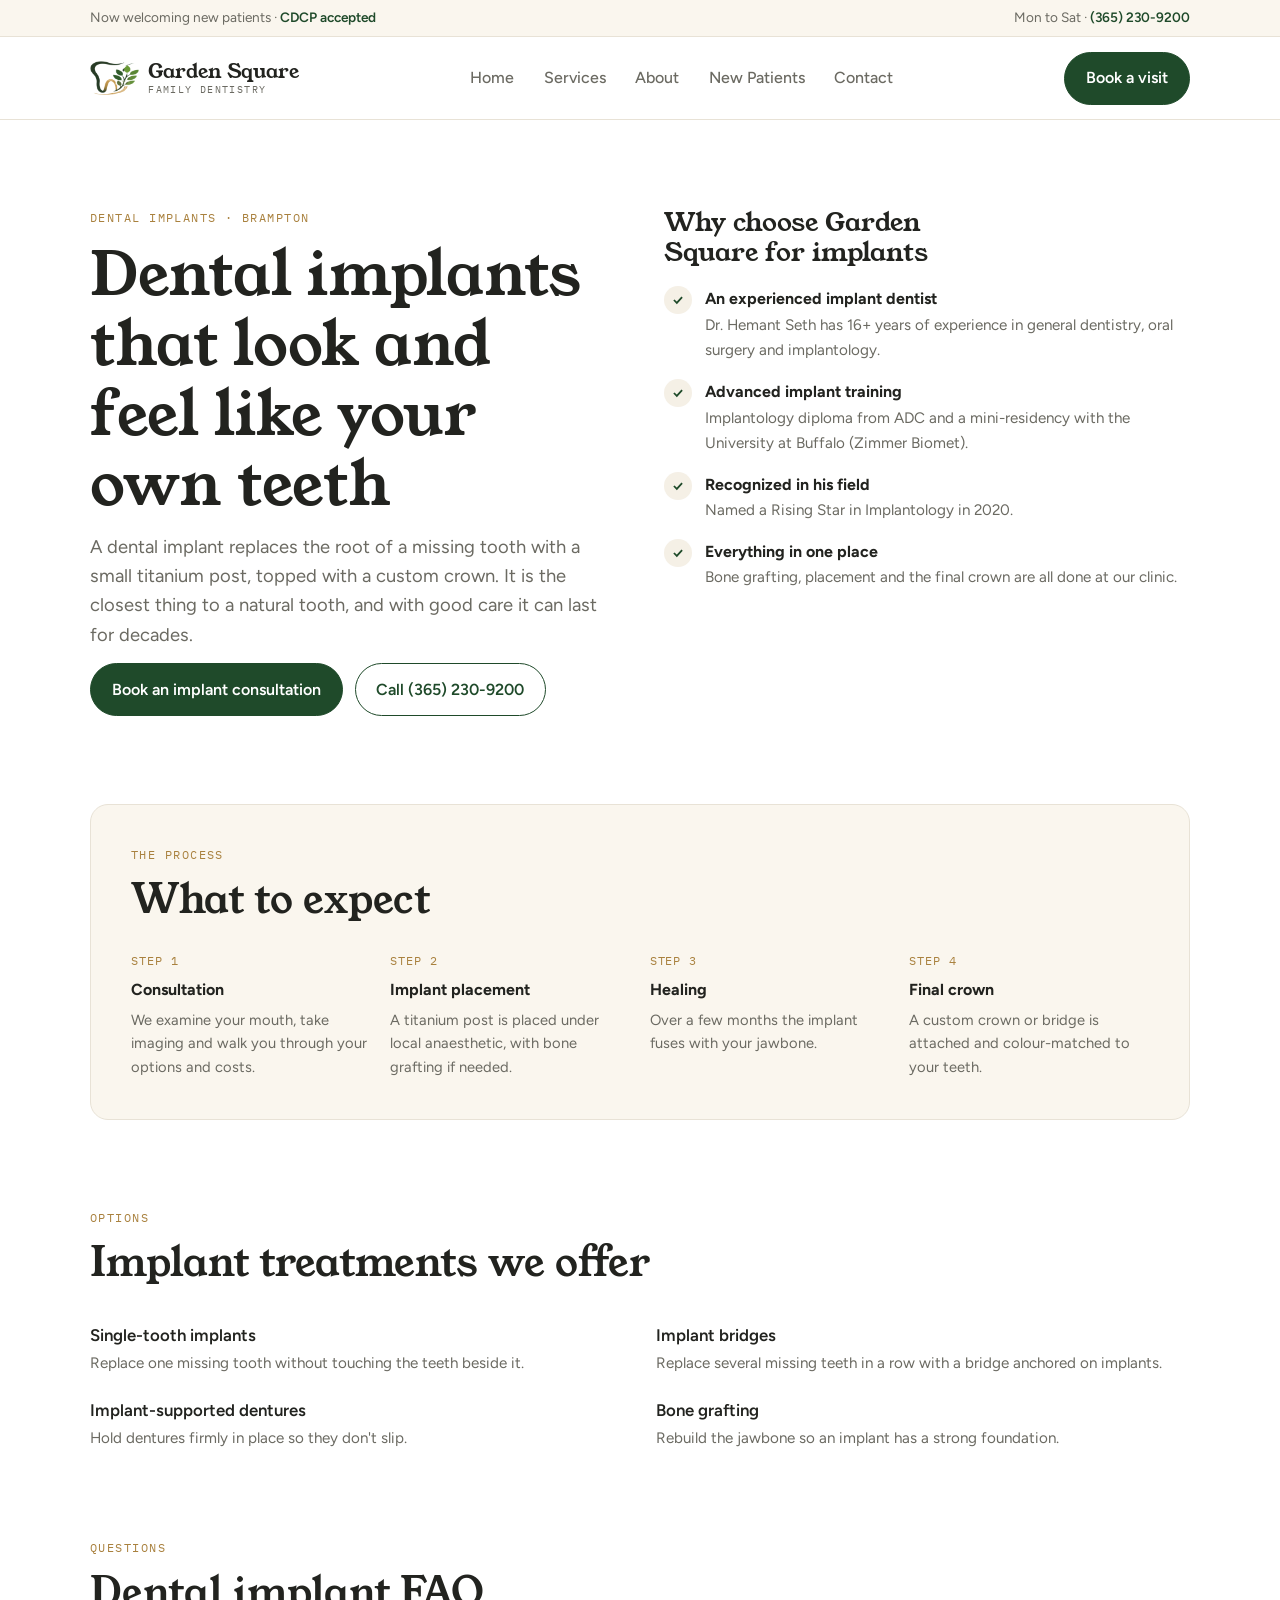
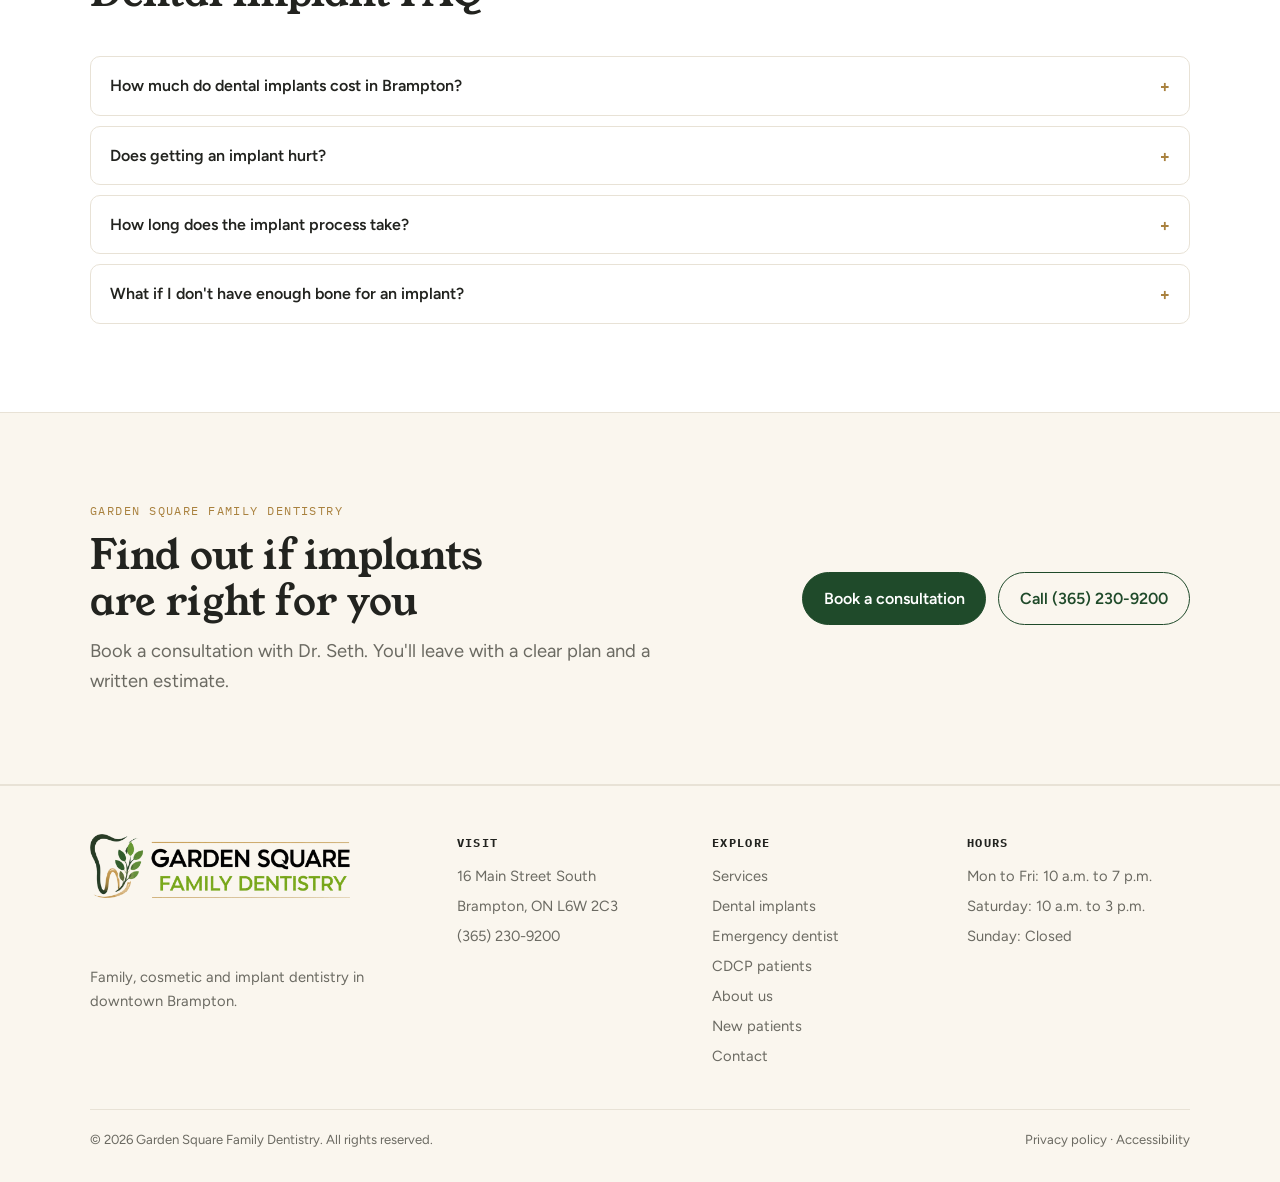
<file: dental-implants.html>
<!doctype html>
<html lang="en-CA">
<head>
<meta charset="utf-8">
<meta name="viewport" content="width=device-width, initial-scale=1, viewport-fit=cover">
<title>Dental Implants in Brampton | Dr. Hemant Seth | Garden Square</title>
<meta name="description" content="Dental implants in downtown Brampton with Dr. Hemant Seth, DDS, an experienced implant dentist. Single-tooth implants, multi-tooth restorations and bone grafting.">
<link rel="canonical" href="https://gardensquarefamilydentistry.ca/dental-implants">
<meta name="robots" content="index, follow, max-image-preview:large">
<meta name="theme-color" content="#FFFFFF">
<meta name="geo.region" content="CA-ON">
<meta name="geo.placename" content="Brampton">
<meta property="og:type" content="website">
<meta property="og:site_name" content="Garden Square Family Dentistry">
<meta property="og:locale" content="en_CA">
<meta property="og:title" content="Dental Implants in Brampton | Dr. Hemant Seth | Garden Square">
<meta property="og:description" content="Dental implants in downtown Brampton with Dr. Hemant Seth, DDS, an experienced implant dentist. Single-tooth implants, multi-tooth restorations and bone grafting.">
<meta property="og:url" content="https://gardensquarefamilydentistry.ca/dental-implants">
<meta property="og:image" content="https://gardensquarefamilydentistry.ca/images/og-image.jpg">
<meta property="og:image:width" content="1200">
<meta property="og:image:height" content="630">
<meta property="og:image:alt" content="Garden Square Family Dentistry logo">
<meta name="twitter:card" content="summary_large_image">
<meta name="twitter:title" content="Dental Implants in Brampton | Dr. Hemant Seth | Garden Square">
<meta name="twitter:description" content="Dental implants in downtown Brampton with Dr. Hemant Seth, DDS, an experienced implant dentist. Single-tooth implants, multi-tooth restorations and bone grafting.">
<meta name="twitter:image" content="https://gardensquarefamilydentistry.ca/images/og-image.jpg">
<link rel="icon" href="/favicon.ico" sizes="32x32">
<link rel="icon" type="image/png" sizes="32x32" href="/favicon-32x32.png">
<link rel="icon" type="image/png" sizes="16x16" href="/favicon-16x16.png">
<link rel="apple-touch-icon" href="/apple-touch-icon.png">
<link rel="manifest" href="/site.webmanifest">
<link rel="preconnect" href="https://fonts.googleapis.com">
<link rel="preconnect" href="https://fonts.gstatic.com" crossorigin>
<link rel="stylesheet" href="https://fonts.googleapis.com/css2?family=Young+Serif&family=Figtree:wght@400;500;600;700&family=IBM+Plex+Mono:wght@400;500&display=swap">
<link rel="stylesheet" href="/styles.css">
<script type="application/ld+json">
{
 "@context": "https://schema.org",
 "@graph": [
  {
   "@type": "Dentist",
   "@id": "https://gardensquarefamilydentistry.ca/#clinic",
   "name": "Garden Square Family Dentistry",
   "url": "https://gardensquarefamilydentistry.ca/",
   "logo": "https://gardensquarefamilydentistry.ca/images/logo.png",
   "image": [
    "https://gardensquarefamilydentistry.ca/images/og-image.jpg",
    "https://gardensquarefamilydentistry.ca/images/hero.jpg"
   ],
   "description": "Family, cosmetic and implant dentistry in downtown Brampton, Ontario. Now accepting Canadian Dental Care Plan (CDCP) patients. Direct insurance billing, evening and Saturday hours, same-day emergency appointments.",
   "telephone": "+1-365-230-9200",
   "email": "info@gardensquarefamilydentistry.com",
   "address": {
    "@type": "PostalAddress",
    "streetAddress": "16 Main Street South",
    "addressLocality": "Brampton",
    "addressRegion": "ON",
    "addressCountry": "CA",
    "postalCode": "L6W 2C3"
   },
   "areaServed": [
    {
     "@type": "City",
     "name": "Brampton"
    },
    {
     "@type": "City",
     "name": "Mississauga"
    },
    {
     "@type": "City",
     "name": "Caledon"
    }
   ],
   "priceRange": "$$",
   "currenciesAccepted": "CAD",
   "paymentAccepted": "Cash, Debit, Credit Card, Insurance, Canadian Dental Care Plan (CDCP)",
   "founder": {
    "@id": "https://gardensquarefamilydentistry.ca/about#dr-hemant-seth"
   },
   "employee": {
    "@id": "https://gardensquarefamilydentistry.ca/about#dr-hemant-seth"
   },
   "availableService": [
    {
     "@type": "MedicalProcedure",
     "name": "Dental cleanings and exams"
    },
    {
     "@type": "MedicalProcedure",
     "name": "Dental implants"
    },
    {
     "@type": "MedicalProcedure",
     "name": "Root canal therapy"
    },
    {
     "@type": "MedicalProcedure",
     "name": "Crowns and bridges"
    },
    {
     "@type": "MedicalProcedure",
     "name": "Tooth-coloured fillings"
    },
    {
     "@type": "MedicalProcedure",
     "name": "Wisdom tooth extraction"
    },
    {
     "@type": "MedicalProcedure",
     "name": "Teeth whitening"
    },
    {
     "@type": "MedicalProcedure",
     "name": "Veneers"
    },
    {
     "@type": "MedicalProcedure",
     "name": "Cosmetic bonding"
    },
    {
     "@type": "MedicalProcedure",
     "name": "Children's dentistry"
    },
    {
     "@type": "MedicalProcedure",
     "name": "Emergency dental care"
    },
    {
     "@type": "MedicalProcedure",
     "name": "Digital X-rays"
    },
    {
     "@type": "MedicalProcedure",
     "name": "Periodontal treatment"
    },
    {
     "@type": "MedicalProcedure",
     "name": "Bone grafting"
    }
   ],
   "openingHoursSpecification": [
    {
     "@type": "OpeningHoursSpecification",
     "dayOfWeek": [
      "Monday",
      "Tuesday",
      "Wednesday",
      "Thursday",
      "Friday"
     ],
     "opens": "10:00",
     "closes": "19:00"
    },
    {
     "@type": "OpeningHoursSpecification",
     "dayOfWeek": "Saturday",
     "opens": "10:00",
     "closes": "15:00"
    }
   ],
   "hasMap": "https://www.google.com/maps/search/?api=1&query=16+Main+St+S+Brampton+ON+L6W+2C3"
  },
  {
   "@type": "BreadcrumbList",
   "itemListElement": [
    {
     "@type": "ListItem",
     "position": 1,
     "name": "Home",
     "item": "https://gardensquarefamilydentistry.ca/"
    },
    {
     "@type": "ListItem",
     "position": 2,
     "name": "Dental implants",
     "item": "https://gardensquarefamilydentistry.ca/dental-implants"
    }
   ]
  },
  {
   "@type": "FAQPage",
   "mainEntity": [
    {
     "@type": "Question",
     "name": "How much do dental implants cost in Brampton?",
     "acceptedAnswer": {
      "@type": "Answer",
      "text": "The cost depends on how many teeth are being replaced, your bone health, whether you need bone grafting and the type of final restoration. After your consultation we give you a full written estimate."
     }
    },
    {
     "@type": "Question",
     "name": "Does getting an implant hurt?",
     "acceptedAnswer": {
      "@type": "Answer",
      "text": "Implants are placed under local anaesthetic, so you should feel pressure but not pain. Most patients manage any soreness afterwards with over-the-counter pain relief."
     }
    },
    {
     "@type": "Question",
     "name": "How long does the implant process take?",
     "acceptedAnswer": {
      "@type": "Answer",
      "text": "After placement, the implant usually needs a few months to fuse with the jawbone before the final crown is attached. We will give you a timeline at your consultation."
     }
    },
    {
     "@type": "Question",
     "name": "What if I don't have enough bone for an implant?",
     "acceptedAnswer": {
      "@type": "Answer",
      "text": "Dr. Seth performs bone grafting, which rebuilds the jawbone so an implant has a strong foundation."
     }
    }
   ]
  }
 ]
}
</script>
</head>
<body>
<header class="site">
  <div class="topbar"><div class="wrap">
    <span>Now welcoming new patients · <a href="/cdcp">CDCP accepted</a></span>
    <span>Mon to Sat · <a href="tel:+13652309200">(365) 230-9200</a></span>
  </div></div>
  <div class="wrap nav">
    <a class="brand" href="/">
      <img class="brand-mark" src="/images/logo-mark.png" width="128" height="90" alt="">
      <span class="brand-name">Garden Square<small>Family Dentistry</small></span>
    </a>
    <button class="menu-btn" id="menuBtn" aria-expanded="false" aria-controls="navLinks">Menu</button>
    <ul class="nav-links" id="navLinks">
      <li><a href="/">Home</a></li>
      <li><a href="/services">Services</a></li>
      <li><a href="/about">About</a></li>
      <li><a href="/new-patients">New Patients</a></li>
      <li><a href="/contact">Contact</a></li>
    </ul>
    <a class="btn btn-primary nav-cta" href="/contact">Book a visit</a>
  </div>
</header>

<main class="page">
  <section><div class="wrap split" style="align-items:start">
    <div class="sec-head" style="margin:0">
      <span class="eyebrow">Dental implants · Brampton</span>
      <h1>Dental implants that look and feel like your own teeth</h1>
      <p class="lede">A dental implant replaces the root of a missing tooth with a small titanium post, topped with a custom crown. It is the closest thing to a natural tooth, and with good care it can last for decades.</p>
      <div style="display:flex;flex-wrap:wrap;gap:.75rem"><a class="btn btn-primary" href="/contact">Book an implant consultation</a><a class="btn btn-ghost" href="tel:+13652309200">Call (365) 230-9200</a></div>
    </div>
    <div style="display:grid;gap:1.2rem">
      <h2 style="font-size:1.6rem">Why choose Garden Square for implants</h2>
      <ul class="checks">
        <li><div><strong>An experienced implant dentist</strong><span>Dr. Hemant Seth has 16+ years of experience in general dentistry, oral surgery and implantology.</span></div></li>
        <li><div><strong>Advanced implant training</strong><span>Implantology diploma from ADC and a mini-residency with the University at Buffalo (Zimmer Biomet).</span></div></li>
        <li><div><strong>Recognized in his field</strong><span>Named a Rising Star in Implantology in 2020.</span></div></li>
        <li><div><strong>Everything in one place</strong><span>Bone grafting, placement and the final crown are all done at our clinic.</span></div></li>
      </ul>
    </div>
  </div></section>

  <section style="padding-top:0"><div class="wrap">
    <div class="implant">
      <div class="sec-head" style="margin:0"><span class="eyebrow">The process</span><h2>What to expect</h2></div>
      <ol class="steps">
        <li><strong>Consultation</strong><span>We examine your mouth, take imaging and walk you through your options and costs.</span></li>
        <li><strong>Implant placement</strong><span>A titanium post is placed under local anaesthetic, with bone grafting if needed.</span></li>
        <li><strong>Healing</strong><span>Over a few months the implant fuses with your jawbone.</span></li>
        <li><strong>Final crown</strong><span>A custom crown or bridge is attached and colour-matched to your teeth.</span></li>
      </ol>
    </div>
  </div></section>

  <section style="padding-top:0"><div class="wrap">
    <div class="sec-head"><span class="eyebrow">Options</span><h2>Implant treatments we offer</h2></div>
    <div class="svc-list">
      <div><h3>Single-tooth implants</h3><p>Replace one missing tooth without touching the teeth beside it.</p></div>
      <div><h3>Implant bridges</h3><p>Replace several missing teeth in a row with a bridge anchored on implants.</p></div>
      <div><h3>Implant-supported dentures</h3><p>Hold dentures firmly in place so they don't slip.</p></div>
      <div><h3>Bone grafting</h3><p>Rebuild the jawbone so an implant has a strong foundation.</p></div>
    </div>
  </div></section>

  <section style="padding-top:0"><div class="wrap">
    <div class="sec-head"><span class="eyebrow">Questions</span><h2>Dental implant FAQ</h2></div>
    <div class="faq">
      <details><summary>How much do dental implants cost in Brampton?</summary><p>The cost depends on how many teeth are being replaced, your bone health, whether you need bone grafting and the type of final restoration. After your consultation we give you a full written estimate.</p></details>
      <details><summary>Does getting an implant hurt?</summary><p>Implants are placed under local anaesthetic, so you should feel pressure but not pain. Most patients manage any soreness afterwards with over-the-counter pain relief.</p></details>
      <details><summary>How long does the implant process take?</summary><p>After placement, the implant usually needs a few months to fuse with the jawbone before the final crown is attached. We will give you a timeline at your consultation.</p></details>
      <details><summary>What if I don't have enough bone for an implant?</summary><p>Dr. Seth performs bone grafting, which rebuilds the jawbone so an implant has a strong foundation.</p></details>
    </div>
  </div></section>

  <section class="band"><div class="wrap band-grid">
    <div><span class="eyebrow">Garden Square Family Dentistry</span><h2>Find out if implants are right for you</h2><p class="lede">Book a consultation with Dr. Seth. You'll leave with a clear plan and a written estimate.</p></div>
    <div style="display:flex;flex-wrap:wrap;gap:.75rem"><a class="btn btn-primary" href="/contact">Book a consultation</a><a class="btn btn-ghost" href="tel:+13652309200">Call (365) 230-9200</a></div>
  </div></section>
</main>

<footer><div class="wrap">
  <div class="foot-grid">
    <div style="display:grid;gap:.8rem">
      <span class="foot-logo"><img src="/images/logo.png" width="900" height="222" alt="Garden Square Family Dentistry" loading="lazy"></span>
      <p>Family, cosmetic and implant dentistry in downtown Brampton.</p>
    </div>
    <div><h4>Visit</h4><ul><li>16 Main Street South</li><li>Brampton, ON L6W 2C3</li><li>(365) 230-9200</li></ul></div>
    <div><h4>Explore</h4><ul>
      <li><a href="/services">Services</a></li><li><a href="/dental-implants">Dental implants</a></li>
      <li><a href="/emergency-dentist">Emergency dentist</a></li><li><a href="/cdcp">CDCP patients</a></li>
      <li><a href="/about">About us</a></li><li><a href="/new-patients">New patients</a></li><li><a href="/contact">Contact</a></li></ul></div>
    <div><h4>Hours</h4><ul><li>Mon to Fri: 10 a.m. to 7 p.m.</li><li>Saturday: 10 a.m. to 3 p.m.</li><li>Sunday: Closed</li></ul></div>
  </div>
  <div class="legal"><span>© 2026 Garden Square Family Dentistry. All rights reserved.</span><span><a href="/privacy-policy">Privacy policy</a> · <a href="/privacy-policy#accessibility">Accessibility</a></span></div>
</div></footer>

<script src="/script.js" defer></script>
</body>
</html>
</file>
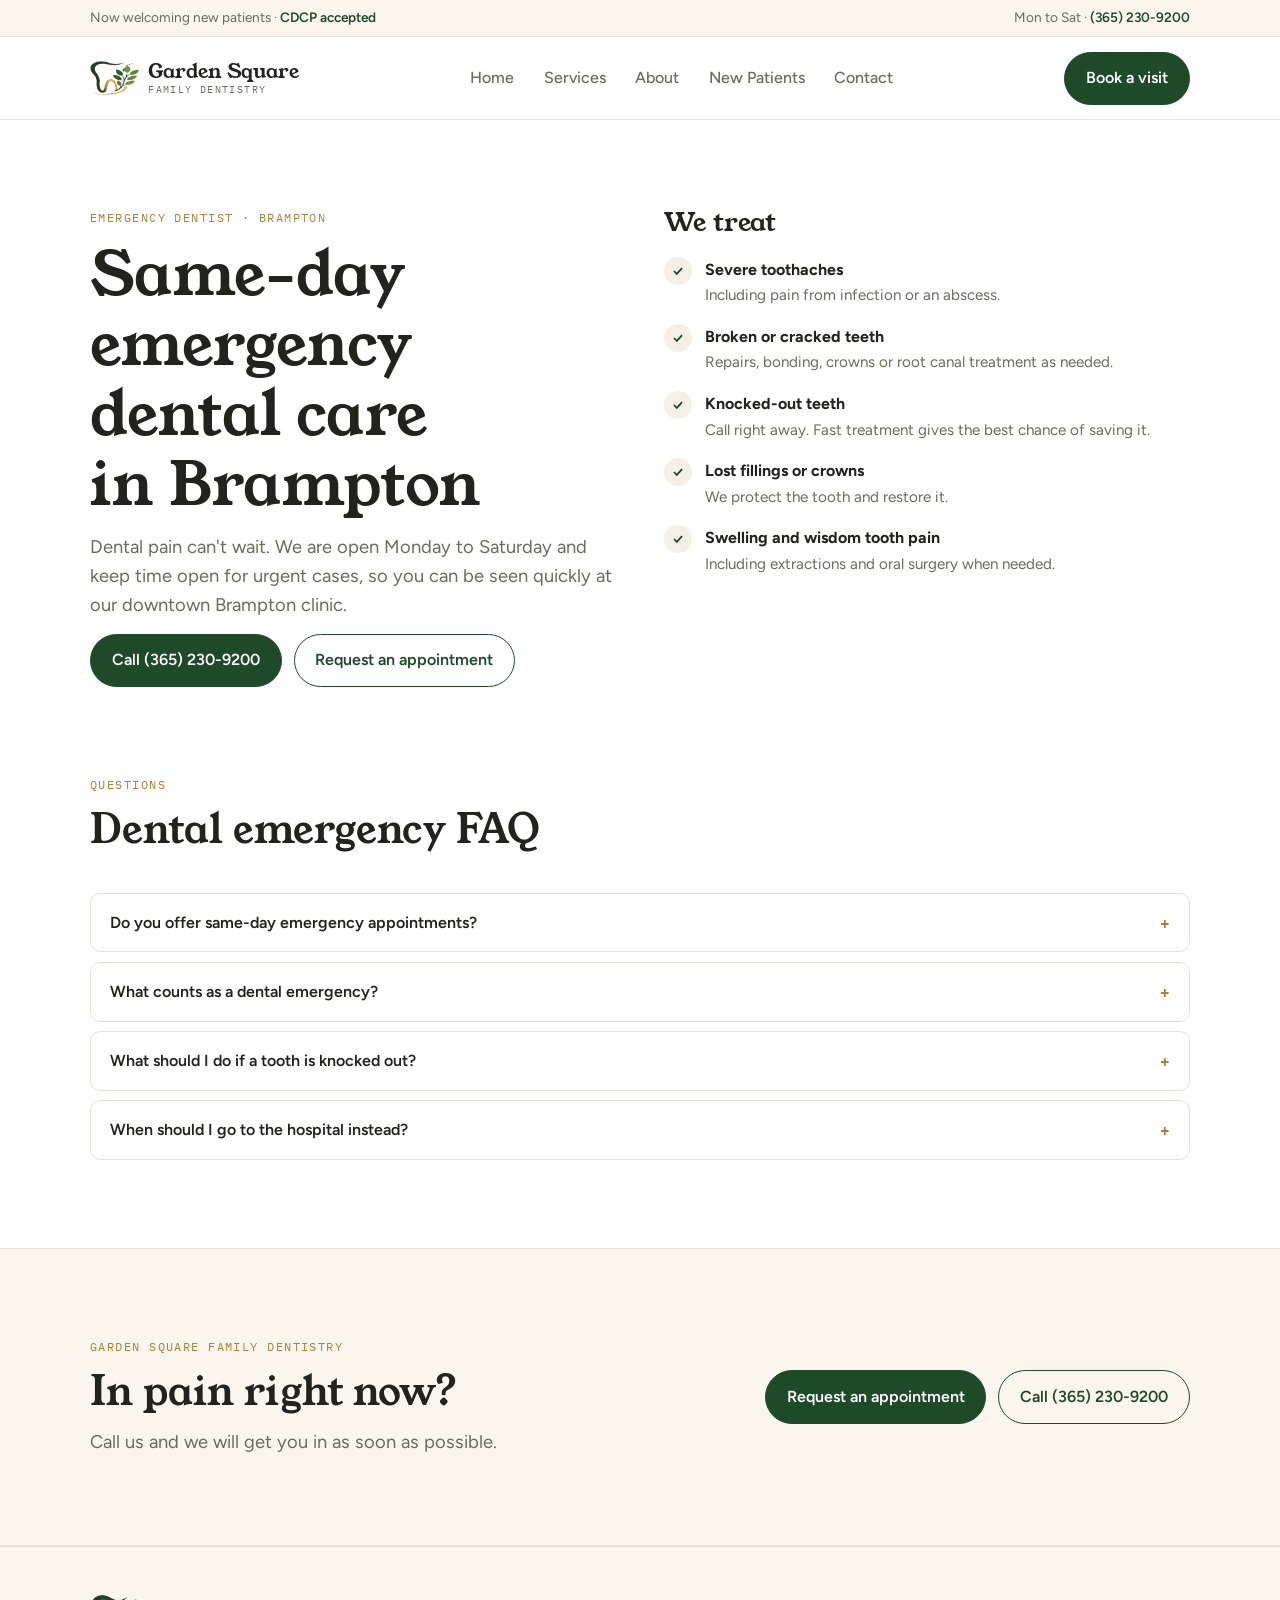
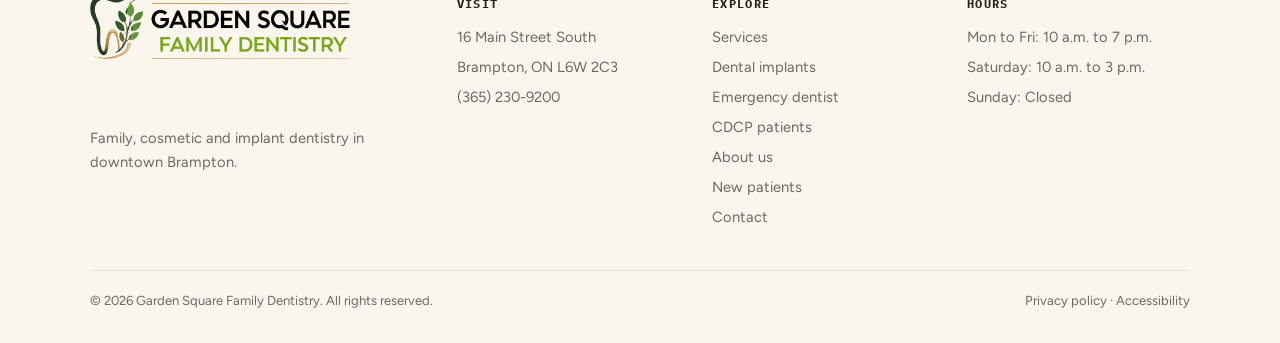
<file: emergency-dentist.html>
<!doctype html>
<html lang="en-CA">
<head>
<meta charset="utf-8">
<meta name="viewport" content="width=device-width, initial-scale=1, viewport-fit=cover">
<title>Emergency Dentist in Brampton | Same-Day Appointments | Garden Square</title>
<meta name="description" content="Need an emergency dentist in Brampton? Garden Square Family Dentistry offers same-day appointments for toothaches, broken teeth and dental trauma. Open Monday to Saturday. Call (365) 230-9200.">
<link rel="canonical" href="https://gardensquarefamilydentistry.ca/emergency-dentist">
<meta name="robots" content="index, follow, max-image-preview:large">
<meta name="theme-color" content="#FFFFFF">
<meta name="geo.region" content="CA-ON">
<meta name="geo.placename" content="Brampton">
<meta property="og:type" content="website">
<meta property="og:site_name" content="Garden Square Family Dentistry">
<meta property="og:locale" content="en_CA">
<meta property="og:title" content="Emergency Dentist in Brampton | Same-Day Appointments | Garden Square">
<meta property="og:description" content="Need an emergency dentist in Brampton? Garden Square Family Dentistry offers same-day appointments for toothaches, broken teeth and dental trauma. Open Monday to Saturday. Call (365) 230-9200.">
<meta property="og:url" content="https://gardensquarefamilydentistry.ca/emergency-dentist">
<meta property="og:image" content="https://gardensquarefamilydentistry.ca/images/og-image.jpg">
<meta property="og:image:width" content="1200">
<meta property="og:image:height" content="630">
<meta property="og:image:alt" content="Garden Square Family Dentistry logo">
<meta name="twitter:card" content="summary_large_image">
<meta name="twitter:title" content="Emergency Dentist in Brampton | Same-Day Appointments | Garden Square">
<meta name="twitter:description" content="Need an emergency dentist in Brampton? Garden Square Family Dentistry offers same-day appointments for toothaches, broken teeth and dental trauma. Open Monday to Saturday. Call (365) 230-9200.">
<meta name="twitter:image" content="https://gardensquarefamilydentistry.ca/images/og-image.jpg">
<link rel="icon" href="/favicon.ico" sizes="32x32">
<link rel="icon" type="image/png" sizes="32x32" href="/favicon-32x32.png">
<link rel="icon" type="image/png" sizes="16x16" href="/favicon-16x16.png">
<link rel="apple-touch-icon" href="/apple-touch-icon.png">
<link rel="manifest" href="/site.webmanifest">
<link rel="preconnect" href="https://fonts.googleapis.com">
<link rel="preconnect" href="https://fonts.gstatic.com" crossorigin>
<link rel="stylesheet" href="https://fonts.googleapis.com/css2?family=Young+Serif&family=Figtree:wght@400;500;600;700&family=IBM+Plex+Mono:wght@400;500&display=swap">
<link rel="stylesheet" href="/styles.css">
<script type="application/ld+json">
{
 "@context": "https://schema.org",
 "@graph": [
  {
   "@type": "Dentist",
   "@id": "https://gardensquarefamilydentistry.ca/#clinic",
   "name": "Garden Square Family Dentistry",
   "url": "https://gardensquarefamilydentistry.ca/",
   "logo": "https://gardensquarefamilydentistry.ca/images/logo.png",
   "image": [
    "https://gardensquarefamilydentistry.ca/images/og-image.jpg",
    "https://gardensquarefamilydentistry.ca/images/hero.jpg"
   ],
   "description": "Family, cosmetic and implant dentistry in downtown Brampton, Ontario. Now accepting Canadian Dental Care Plan (CDCP) patients. Direct insurance billing, evening and Saturday hours, same-day emergency appointments.",
   "telephone": "+1-365-230-9200",
   "email": "info@gardensquarefamilydentistry.com",
   "address": {
    "@type": "PostalAddress",
    "streetAddress": "16 Main Street South",
    "addressLocality": "Brampton",
    "addressRegion": "ON",
    "addressCountry": "CA",
    "postalCode": "L6W 2C3"
   },
   "areaServed": [
    {
     "@type": "City",
     "name": "Brampton"
    },
    {
     "@type": "City",
     "name": "Mississauga"
    },
    {
     "@type": "City",
     "name": "Caledon"
    }
   ],
   "priceRange": "$$",
   "currenciesAccepted": "CAD",
   "paymentAccepted": "Cash, Debit, Credit Card, Insurance, Canadian Dental Care Plan (CDCP)",
   "founder": {
    "@id": "https://gardensquarefamilydentistry.ca/about#dr-hemant-seth"
   },
   "employee": {
    "@id": "https://gardensquarefamilydentistry.ca/about#dr-hemant-seth"
   },
   "availableService": [
    {
     "@type": "MedicalProcedure",
     "name": "Dental cleanings and exams"
    },
    {
     "@type": "MedicalProcedure",
     "name": "Dental implants"
    },
    {
     "@type": "MedicalProcedure",
     "name": "Root canal therapy"
    },
    {
     "@type": "MedicalProcedure",
     "name": "Crowns and bridges"
    },
    {
     "@type": "MedicalProcedure",
     "name": "Tooth-coloured fillings"
    },
    {
     "@type": "MedicalProcedure",
     "name": "Wisdom tooth extraction"
    },
    {
     "@type": "MedicalProcedure",
     "name": "Teeth whitening"
    },
    {
     "@type": "MedicalProcedure",
     "name": "Veneers"
    },
    {
     "@type": "MedicalProcedure",
     "name": "Cosmetic bonding"
    },
    {
     "@type": "MedicalProcedure",
     "name": "Children's dentistry"
    },
    {
     "@type": "MedicalProcedure",
     "name": "Emergency dental care"
    },
    {
     "@type": "MedicalProcedure",
     "name": "Digital X-rays"
    },
    {
     "@type": "MedicalProcedure",
     "name": "Periodontal treatment"
    },
    {
     "@type": "MedicalProcedure",
     "name": "Bone grafting"
    }
   ],
   "openingHoursSpecification": [
    {
     "@type": "OpeningHoursSpecification",
     "dayOfWeek": [
      "Monday",
      "Tuesday",
      "Wednesday",
      "Thursday",
      "Friday"
     ],
     "opens": "10:00",
     "closes": "19:00"
    },
    {
     "@type": "OpeningHoursSpecification",
     "dayOfWeek": "Saturday",
     "opens": "10:00",
     "closes": "15:00"
    }
   ],
   "hasMap": "https://www.google.com/maps/search/?api=1&query=16+Main+St+S+Brampton+ON+L6W+2C3"
  },
  {
   "@type": "BreadcrumbList",
   "itemListElement": [
    {
     "@type": "ListItem",
     "position": 1,
     "name": "Home",
     "item": "https://gardensquarefamilydentistry.ca/"
    },
    {
     "@type": "ListItem",
     "position": 2,
     "name": "Emergency dentist",
     "item": "https://gardensquarefamilydentistry.ca/emergency-dentist"
    }
   ]
  },
  {
   "@type": "FAQPage",
   "mainEntity": [
    {
     "@type": "Question",
     "name": "Do you offer same-day emergency appointments?",
     "acceptedAnswer": {
      "@type": "Answer",
      "text": "Yes. Call us at (365) 230-9200 and we will do our best to see you the same day."
     }
    },
    {
     "@type": "Question",
     "name": "What counts as a dental emergency?",
     "acceptedAnswer": {
      "@type": "Answer",
      "text": "Severe toothache, a broken, cracked or knocked-out tooth, a lost filling or crown, swelling, an abscess, or bleeding that won't stop are all reasons to call us right away."
     }
    },
    {
     "@type": "Question",
     "name": "What should I do if a tooth is knocked out?",
     "acceptedAnswer": {
      "@type": "Answer",
      "text": "Pick it up by the crown, not the root. Rinse it gently without scrubbing, try to place it back in the socket or keep it in milk, and call us immediately. Getting seen within an hour gives the best chance of saving the tooth."
     }
    },
    {
     "@type": "Question",
     "name": "When should I go to the hospital instead?",
     "acceptedAnswer": {
      "@type": "Answer",
      "text": "If you have swelling that affects your breathing or swallowing, a high fever with facial swelling, or an injury to your jaw, go to the nearest emergency room."
     }
    }
   ]
  }
 ]
}
</script>
</head>
<body>
<header class="site">
  <div class="topbar"><div class="wrap">
    <span>Now welcoming new patients · <a href="/cdcp">CDCP accepted</a></span>
    <span>Mon to Sat · <a href="tel:+13652309200">(365) 230-9200</a></span>
  </div></div>
  <div class="wrap nav">
    <a class="brand" href="/">
      <img class="brand-mark" src="/images/logo-mark.png" width="128" height="90" alt="">
      <span class="brand-name">Garden Square<small>Family Dentistry</small></span>
    </a>
    <button class="menu-btn" id="menuBtn" aria-expanded="false" aria-controls="navLinks">Menu</button>
    <ul class="nav-links" id="navLinks">
      <li><a href="/">Home</a></li>
      <li><a href="/services">Services</a></li>
      <li><a href="/about">About</a></li>
      <li><a href="/new-patients">New Patients</a></li>
      <li><a href="/contact">Contact</a></li>
    </ul>
    <a class="btn btn-primary nav-cta" href="/contact">Book a visit</a>
  </div>
</header>

<main class="page">
  <section><div class="wrap split" style="align-items:start">
    <div class="sec-head" style="margin:0">
      <span class="eyebrow">Emergency dentist · Brampton</span>
      <h1>Same-day emergency dental care in Brampton</h1>
      <p class="lede">Dental pain can't wait. We are open Monday to Saturday and keep time open for urgent cases, so you can be seen quickly at our downtown Brampton clinic.</p>
      <div style="display:flex;flex-wrap:wrap;gap:.75rem"><a class="btn btn-primary" href="tel:+13652309200">Call (365) 230-9200</a><a class="btn btn-ghost" href="/contact">Request an appointment</a></div>
    </div>
    <div style="display:grid;gap:1.2rem">
      <h2 style="font-size:1.6rem">We treat</h2>
      <ul class="checks">
        <li><div><strong>Severe toothaches</strong><span>Including pain from infection or an abscess.</span></div></li>
        <li><div><strong>Broken or cracked teeth</strong><span>Repairs, bonding, crowns or root canal treatment as needed.</span></div></li>
        <li><div><strong>Knocked-out teeth</strong><span>Call right away. Fast treatment gives the best chance of saving it.</span></div></li>
        <li><div><strong>Lost fillings or crowns</strong><span>We protect the tooth and restore it.</span></div></li>
        <li><div><strong>Swelling and wisdom tooth pain</strong><span>Including extractions and oral surgery when needed.</span></div></li>
      </ul>
    </div>
  </div></section>

  <section style="padding-top:0"><div class="wrap">
    <div class="sec-head"><span class="eyebrow">Questions</span><h2>Dental emergency FAQ</h2></div>
    <div class="faq">
      <details><summary>Do you offer same-day emergency appointments?</summary><p>Yes. Call us at <a href="tel:+13652309200">(365) 230-9200</a> and we will do our best to see you the same day.</p></details>
      <details><summary>What counts as a dental emergency?</summary><p>Severe toothache, a broken, cracked or knocked-out tooth, a lost filling or crown, swelling, an abscess, or bleeding that won't stop are all reasons to call us right away.</p></details>
      <details><summary>What should I do if a tooth is knocked out?</summary><p>Pick it up by the crown, not the root. Rinse it gently without scrubbing, try to place it back in the socket or keep it in milk, and call us immediately. Getting seen within an hour gives the best chance of saving the tooth.</p></details>
      <details><summary>When should I go to the hospital instead?</summary><p>If you have swelling that affects your breathing or swallowing, a high fever with facial swelling, or an injury to your jaw, go to the nearest emergency room.</p></details>
    </div>
  </div></section>

  <section class="band"><div class="wrap band-grid">
    <div><span class="eyebrow">Garden Square Family Dentistry</span><h2>In pain right now?</h2><p class="lede">Call us and we will get you in as soon as possible.</p></div>
    <div style="display:flex;flex-wrap:wrap;gap:.75rem"><a class="btn btn-primary" href="/contact">Request an appointment</a><a class="btn btn-ghost" href="tel:+13652309200">Call (365) 230-9200</a></div>
  </div></section>
</main>

<footer><div class="wrap">
  <div class="foot-grid">
    <div style="display:grid;gap:.8rem">
      <span class="foot-logo"><img src="/images/logo.png" width="900" height="222" alt="Garden Square Family Dentistry" loading="lazy"></span>
      <p>Family, cosmetic and implant dentistry in downtown Brampton.</p>
    </div>
    <div><h4>Visit</h4><ul><li>16 Main Street South</li><li>Brampton, ON L6W 2C3</li><li>(365) 230-9200</li></ul></div>
    <div><h4>Explore</h4><ul>
      <li><a href="/services">Services</a></li><li><a href="/dental-implants">Dental implants</a></li>
      <li><a href="/emergency-dentist">Emergency dentist</a></li><li><a href="/cdcp">CDCP patients</a></li>
      <li><a href="/about">About us</a></li><li><a href="/new-patients">New patients</a></li><li><a href="/contact">Contact</a></li></ul></div>
    <div><h4>Hours</h4><ul><li>Mon to Fri: 10 a.m. to 7 p.m.</li><li>Saturday: 10 a.m. to 3 p.m.</li><li>Sunday: Closed</li></ul></div>
  </div>
  <div class="legal"><span>© 2026 Garden Square Family Dentistry. All rights reserved.</span><span><a href="/privacy-policy">Privacy policy</a> · <a href="/privacy-policy#accessibility">Accessibility</a></span></div>
</div></footer>

<script src="/script.js" defer></script>
</body>
</html>
</file>
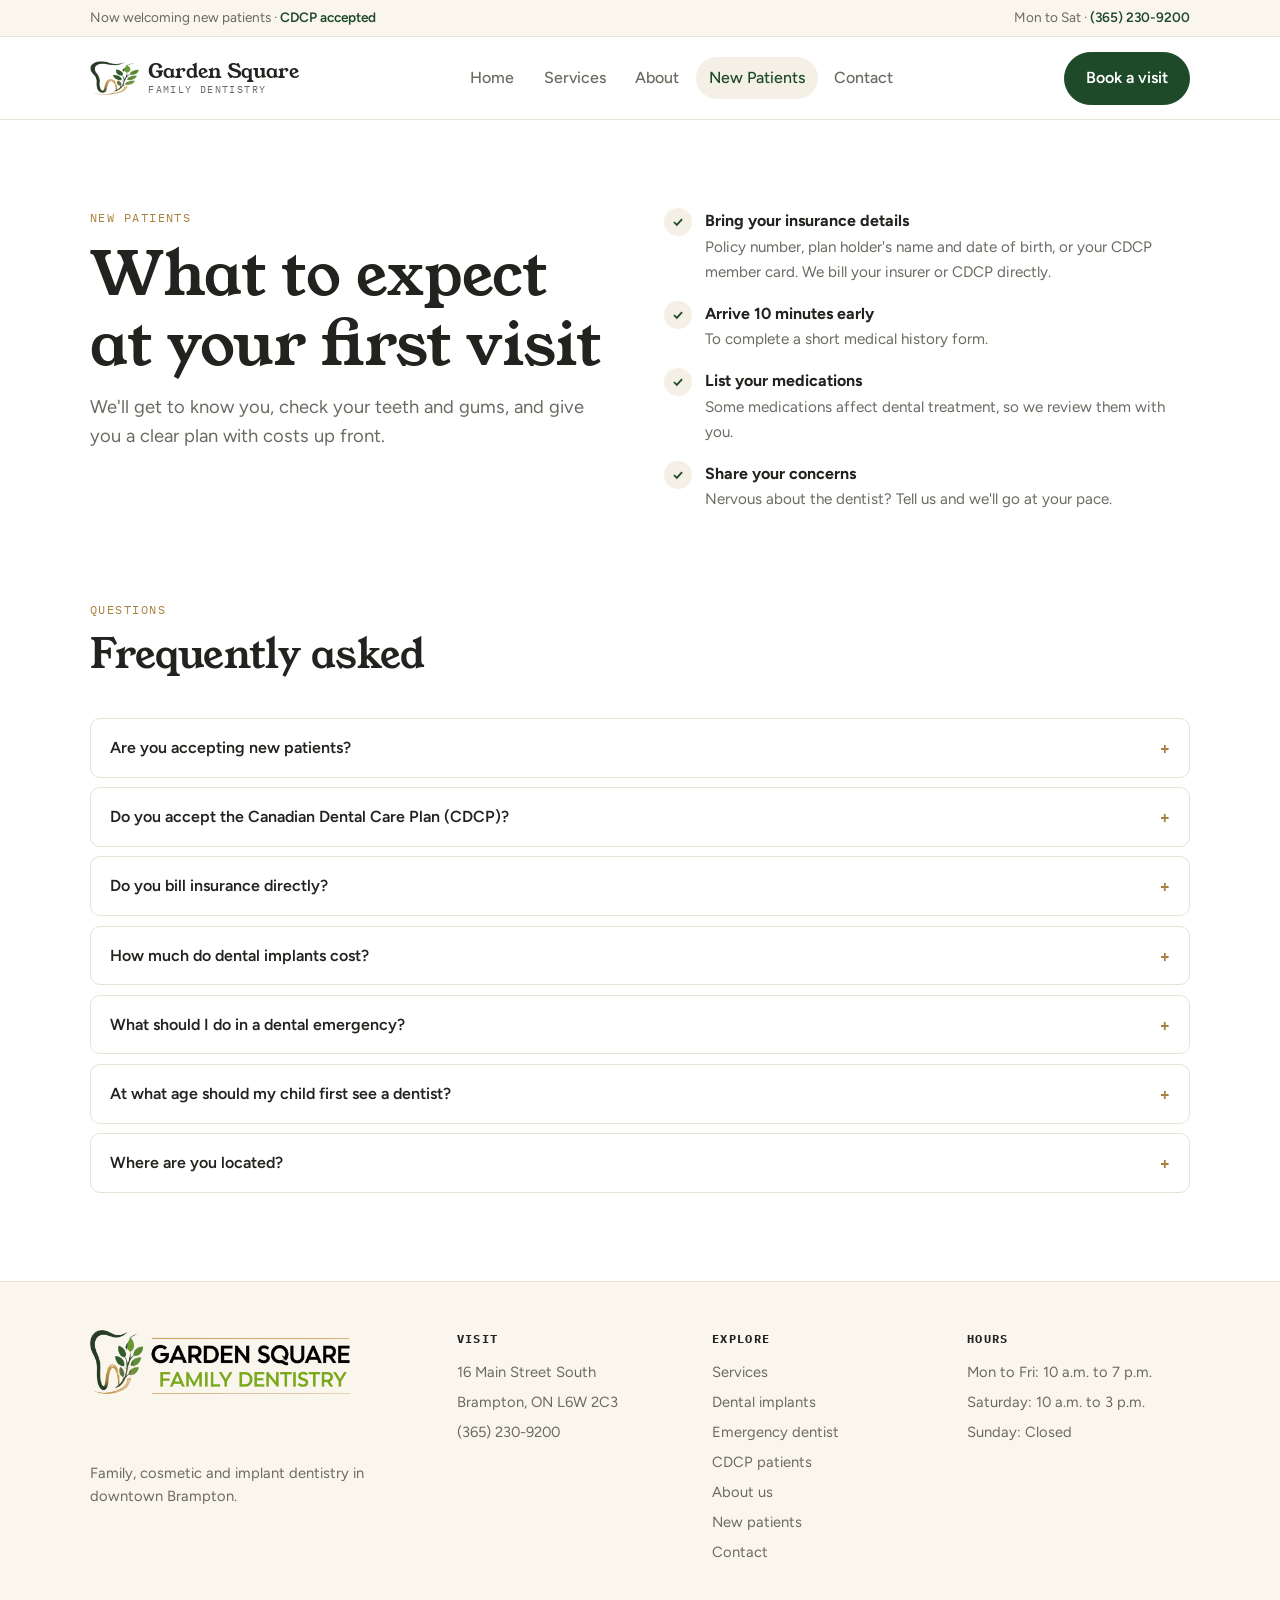
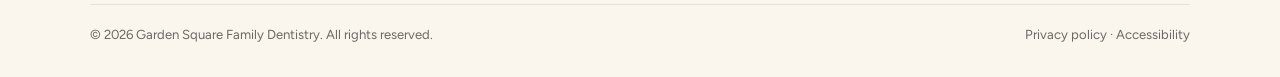
<file: new-patients.html>
<!doctype html>
<html lang="en-CA">
<head>
<meta charset="utf-8">
<meta name="viewport" content="width=device-width, initial-scale=1, viewport-fit=cover">
<title>New Patients & FAQ | Garden Square Family Dentistry, Brampton</title>
<meta name="description" content="New patients welcome at our Brampton dental clinic. CDCP accepted. What to bring to your first visit, direct insurance billing, and answers to common questions.">
<link rel="canonical" href="https://gardensquarefamilydentistry.ca/new-patients">
<meta name="robots" content="index, follow, max-image-preview:large">
<meta name="theme-color" content="#FFFFFF">
<meta name="geo.region" content="CA-ON">
<meta name="geo.placename" content="Brampton">
<meta property="og:type" content="website">
<meta property="og:site_name" content="Garden Square Family Dentistry">
<meta property="og:locale" content="en_CA">
<meta property="og:title" content="New Patients & FAQ | Garden Square Family Dentistry, Brampton">
<meta property="og:description" content="New patients welcome at our Brampton dental clinic. CDCP accepted. What to bring to your first visit, direct insurance billing, and answers to common questions.">
<meta property="og:url" content="https://gardensquarefamilydentistry.ca/new-patients">
<meta property="og:image" content="https://gardensquarefamilydentistry.ca/images/og-image.jpg">
<meta property="og:image:width" content="1200">
<meta property="og:image:height" content="630">
<meta property="og:image:alt" content="Garden Square Family Dentistry logo">
<meta name="twitter:card" content="summary_large_image">
<meta name="twitter:title" content="New Patients & FAQ | Garden Square Family Dentistry, Brampton">
<meta name="twitter:description" content="New patients welcome at our Brampton dental clinic. CDCP accepted. What to bring to your first visit, direct insurance billing, and answers to common questions.">
<meta name="twitter:image" content="https://gardensquarefamilydentistry.ca/images/og-image.jpg">
<link rel="icon" href="/favicon.ico" sizes="32x32">
<link rel="icon" type="image/png" sizes="32x32" href="/favicon-32x32.png">
<link rel="icon" type="image/png" sizes="16x16" href="/favicon-16x16.png">
<link rel="apple-touch-icon" href="/apple-touch-icon.png">
<link rel="manifest" href="/site.webmanifest">
<link rel="preconnect" href="https://fonts.googleapis.com">
<link rel="preconnect" href="https://fonts.gstatic.com" crossorigin>
<link rel="stylesheet" href="https://fonts.googleapis.com/css2?family=Young+Serif&family=Figtree:wght@400;500;600;700&family=IBM+Plex+Mono:wght@400;500&display=swap">
<link rel="stylesheet" href="/styles.css">
<script type="application/ld+json">
{
 "@context": "https://schema.org",
 "@graph": [
  {
   "@type": "Dentist",
   "@id": "https://gardensquarefamilydentistry.ca/#clinic",
   "name": "Garden Square Family Dentistry",
   "url": "https://gardensquarefamilydentistry.ca/",
   "logo": "https://gardensquarefamilydentistry.ca/images/logo.png",
   "image": [
    "https://gardensquarefamilydentistry.ca/images/og-image.jpg",
    "https://gardensquarefamilydentistry.ca/images/hero.jpg"
   ],
   "description": "Family, cosmetic and implant dentistry in downtown Brampton, Ontario. Now accepting Canadian Dental Care Plan (CDCP) patients. Direct insurance billing, evening and Saturday hours, same-day emergency appointments.",
   "telephone": "+1-365-230-9200",
   "email": "info@gardensquarefamilydentistry.com",
   "address": {
    "@type": "PostalAddress",
    "streetAddress": "16 Main Street South",
    "addressLocality": "Brampton",
    "addressRegion": "ON",
    "addressCountry": "CA",
    "postalCode": "L6W 2C3"
   },
   "areaServed": [
    {
     "@type": "City",
     "name": "Brampton"
    },
    {
     "@type": "City",
     "name": "Mississauga"
    },
    {
     "@type": "City",
     "name": "Caledon"
    }
   ],
   "priceRange": "$$",
   "currenciesAccepted": "CAD",
   "paymentAccepted": "Cash, Debit, Credit Card, Insurance, Canadian Dental Care Plan (CDCP)",
   "founder": {
    "@id": "https://gardensquarefamilydentistry.ca/about#dr-hemant-seth"
   },
   "employee": {
    "@id": "https://gardensquarefamilydentistry.ca/about#dr-hemant-seth"
   },
   "availableService": [
    {
     "@type": "MedicalProcedure",
     "name": "Dental cleanings and exams"
    },
    {
     "@type": "MedicalProcedure",
     "name": "Dental implants"
    },
    {
     "@type": "MedicalProcedure",
     "name": "Root canal therapy"
    },
    {
     "@type": "MedicalProcedure",
     "name": "Crowns and bridges"
    },
    {
     "@type": "MedicalProcedure",
     "name": "Tooth-coloured fillings"
    },
    {
     "@type": "MedicalProcedure",
     "name": "Wisdom tooth extraction"
    },
    {
     "@type": "MedicalProcedure",
     "name": "Teeth whitening"
    },
    {
     "@type": "MedicalProcedure",
     "name": "Veneers"
    },
    {
     "@type": "MedicalProcedure",
     "name": "Cosmetic bonding"
    },
    {
     "@type": "MedicalProcedure",
     "name": "Children's dentistry"
    },
    {
     "@type": "MedicalProcedure",
     "name": "Emergency dental care"
    },
    {
     "@type": "MedicalProcedure",
     "name": "Digital X-rays"
    },
    {
     "@type": "MedicalProcedure",
     "name": "Periodontal treatment"
    },
    {
     "@type": "MedicalProcedure",
     "name": "Bone grafting"
    }
   ],
   "openingHoursSpecification": [
    {
     "@type": "OpeningHoursSpecification",
     "dayOfWeek": [
      "Monday",
      "Tuesday",
      "Wednesday",
      "Thursday",
      "Friday"
     ],
     "opens": "10:00",
     "closes": "19:00"
    },
    {
     "@type": "OpeningHoursSpecification",
     "dayOfWeek": "Saturday",
     "opens": "10:00",
     "closes": "15:00"
    }
   ],
   "hasMap": "https://www.google.com/maps/search/?api=1&query=16+Main+St+S+Brampton+ON+L6W+2C3"
  },
  {
   "@type": "BreadcrumbList",
   "itemListElement": [
    {
     "@type": "ListItem",
     "position": 1,
     "name": "Home",
     "item": "https://gardensquarefamilydentistry.ca/"
    },
    {
     "@type": "ListItem",
     "position": 2,
     "name": "New Patients",
     "item": "https://gardensquarefamilydentistry.ca/new-patients"
    }
   ]
  },
  {
   "@type": "FAQPage",
   "mainEntity": [
    {
     "@type": "Question",
     "name": "Are you accepting new patients?",
     "acceptedAnswer": {
      "@type": "Answer",
      "text": "Yes. We welcome new patients of all ages. Register early and you'll get priority scheduling."
     }
    },
    {
     "@type": "Question",
     "name": "Do you accept the Canadian Dental Care Plan (CDCP)?",
     "acceptedAnswer": {
      "@type": "Answer",
      "text": "Yes. We accept CDCP patients and bill the plan directly. Bring your CDCP member card to your visit and we will confirm your coverage before treatment."
     }
    },
    {
     "@type": "Question",
     "name": "Do you bill insurance directly?",
     "acceptedAnswer": {
      "@type": "Answer",
      "text": "Yes. We offer direct insurance billing, so you only pay the portion your plan doesn't cover. Call us to confirm your specific plan."
     }
    },
    {
     "@type": "Question",
     "name": "How much do dental implants cost?",
     "acceptedAnswer": {
      "@type": "Answer",
      "text": "Cost depends on how many teeth are being replaced, your bone health and the final restoration. After your consultation we give you a full written estimate."
     }
    },
    {
     "@type": "Question",
     "name": "What should I do in a dental emergency?",
     "acceptedAnswer": {
      "@type": "Answer",
      "text": "Call us right away at (365) 230-9200. We offer same-day appointments for toothaches, trauma and urgent needs. If you have swelling that affects breathing or swallowing, go to the nearest emergency room."
     }
    },
    {
     "@type": "Question",
     "name": "At what age should my child first see a dentist?",
     "acceptedAnswer": {
      "@type": "Answer",
      "text": "We recommend a first visit by age one, or within six months of the first tooth appearing."
     }
    },
    {
     "@type": "Question",
     "name": "Where are you located?",
     "acceptedAnswer": {
      "@type": "Answer",
      "text": "16 Main Street South, Brampton, ON L6W 2C3, in downtown Brampton."
     }
    }
   ]
  }
 ]
}
</script>
</head>
<body>
<header class="site">
  <div class="topbar"><div class="wrap">
    <span>Now welcoming new patients · <a href="/cdcp">CDCP accepted</a></span>
    <span>Mon to Sat · <a href="tel:+13652309200">(365) 230-9200</a></span>
  </div></div>
  <div class="wrap nav">
    <a class="brand" href="/">
      <img class="brand-mark" src="/images/logo-mark.png" width="128" height="90" alt="">
      <span class="brand-name">Garden Square<small>Family Dentistry</small></span>
    </a>
    <button class="menu-btn" id="menuBtn" aria-expanded="false" aria-controls="navLinks">Menu</button>
    <ul class="nav-links" id="navLinks">
      <li><a href="/">Home</a></li>
      <li><a href="/services">Services</a></li>
      <li><a href="/about">About</a></li>
      <li><a href="/new-patients" aria-current="page">New Patients</a></li>
      <li><a href="/contact">Contact</a></li>
    </ul>
    <a class="btn btn-primary nav-cta" href="/contact">Book a visit</a>
  </div>
</header>

<main class="page">
  <section><div class="wrap split" style="align-items:start">
    <div class="sec-head" style="margin:0">
      <span class="eyebrow">New patients</span>
      <h1>What to expect at your first visit</h1>
      <p class="lede">We'll get to know you, check your teeth and gums, and give you a clear plan with costs up front.</p>
    </div>
    <ul class="checks">
      <li><div><strong>Bring your insurance details</strong><span>Policy number, plan holder's name and date of birth, or your CDCP member card. We bill your insurer or CDCP directly.</span></div></li>
      <li><div><strong>Arrive 10 minutes early</strong><span>To complete a short medical history form.</span></div></li>
      <li><div><strong>List your medications</strong><span>Some medications affect dental treatment, so we review them with you.</span></div></li>
      <li><div><strong>Share your concerns</strong><span>Nervous about the dentist? Tell us and we'll go at your pace.</span></div></li>
    </ul>
  </div></section>

  <section style="padding-top:0"><div class="wrap">
    <div class="sec-head"><span class="eyebrow">Questions</span><h2>Frequently asked</h2></div>
    <div class="faq">
      <details><summary>Are you accepting new patients?</summary><p>Yes. We welcome new patients of all ages. Register early and you'll get priority scheduling.</p></details>
      <details><summary>Do you accept the Canadian Dental Care Plan (CDCP)?</summary><p>Yes. We accept CDCP patients and bill the plan directly. Bring your CDCP member card to your visit and we will confirm your coverage before treatment. <a href="/cdcp">Learn more about CDCP</a>.</p></details>
      <details><summary>Do you bill insurance directly?</summary><p>Yes. We offer direct insurance billing, so you only pay the portion your plan doesn't cover. Call us to confirm your specific plan.</p></details>
      <details><summary>How much do dental implants cost?</summary><p>Cost depends on how many teeth are being replaced, your bone health and the final restoration. After your consultation we give you a full written estimate.</p></details>
      <details><summary>What should I do in a dental emergency?</summary><p>Call us right away at <a href="tel:+13652309200">(365) 230-9200</a>. We offer same-day appointments for toothaches, trauma and urgent needs. If you have swelling that affects breathing or swallowing, go to the nearest emergency room.</p></details>
      <details><summary>At what age should my child first see a dentist?</summary><p>We recommend a first visit by age one, or within six months of the first tooth appearing.</p></details>
      <details><summary>Where are you located?</summary><p>16 Main Street South, Brampton, ON L6W 2C3, in downtown Brampton.</p></details>
    </div>
  </div></section>
</main>

<footer><div class="wrap">
  <div class="foot-grid">
    <div style="display:grid;gap:.8rem">
      <span class="foot-logo"><img src="/images/logo.png" width="900" height="222" alt="Garden Square Family Dentistry" loading="lazy"></span>
      <p>Family, cosmetic and implant dentistry in downtown Brampton.</p>
    </div>
    <div><h4>Visit</h4><ul><li>16 Main Street South</li><li>Brampton, ON L6W 2C3</li><li>(365) 230-9200</li></ul></div>
    <div><h4>Explore</h4><ul>
      <li><a href="/services">Services</a></li><li><a href="/dental-implants">Dental implants</a></li>
      <li><a href="/emergency-dentist">Emergency dentist</a></li><li><a href="/cdcp">CDCP patients</a></li>
      <li><a href="/about">About us</a></li><li><a href="/new-patients">New patients</a></li><li><a href="/contact">Contact</a></li></ul></div>
    <div><h4>Hours</h4><ul><li>Mon to Fri: 10 a.m. to 7 p.m.</li><li>Saturday: 10 a.m. to 3 p.m.</li><li>Sunday: Closed</li></ul></div>
  </div>
  <div class="legal"><span>© 2026 Garden Square Family Dentistry. All rights reserved.</span><span><a href="/privacy-policy">Privacy policy</a> · <a href="/privacy-policy#accessibility">Accessibility</a></span></div>
</div></footer>

<script src="/script.js" defer></script>
</body>
</html>
</file>
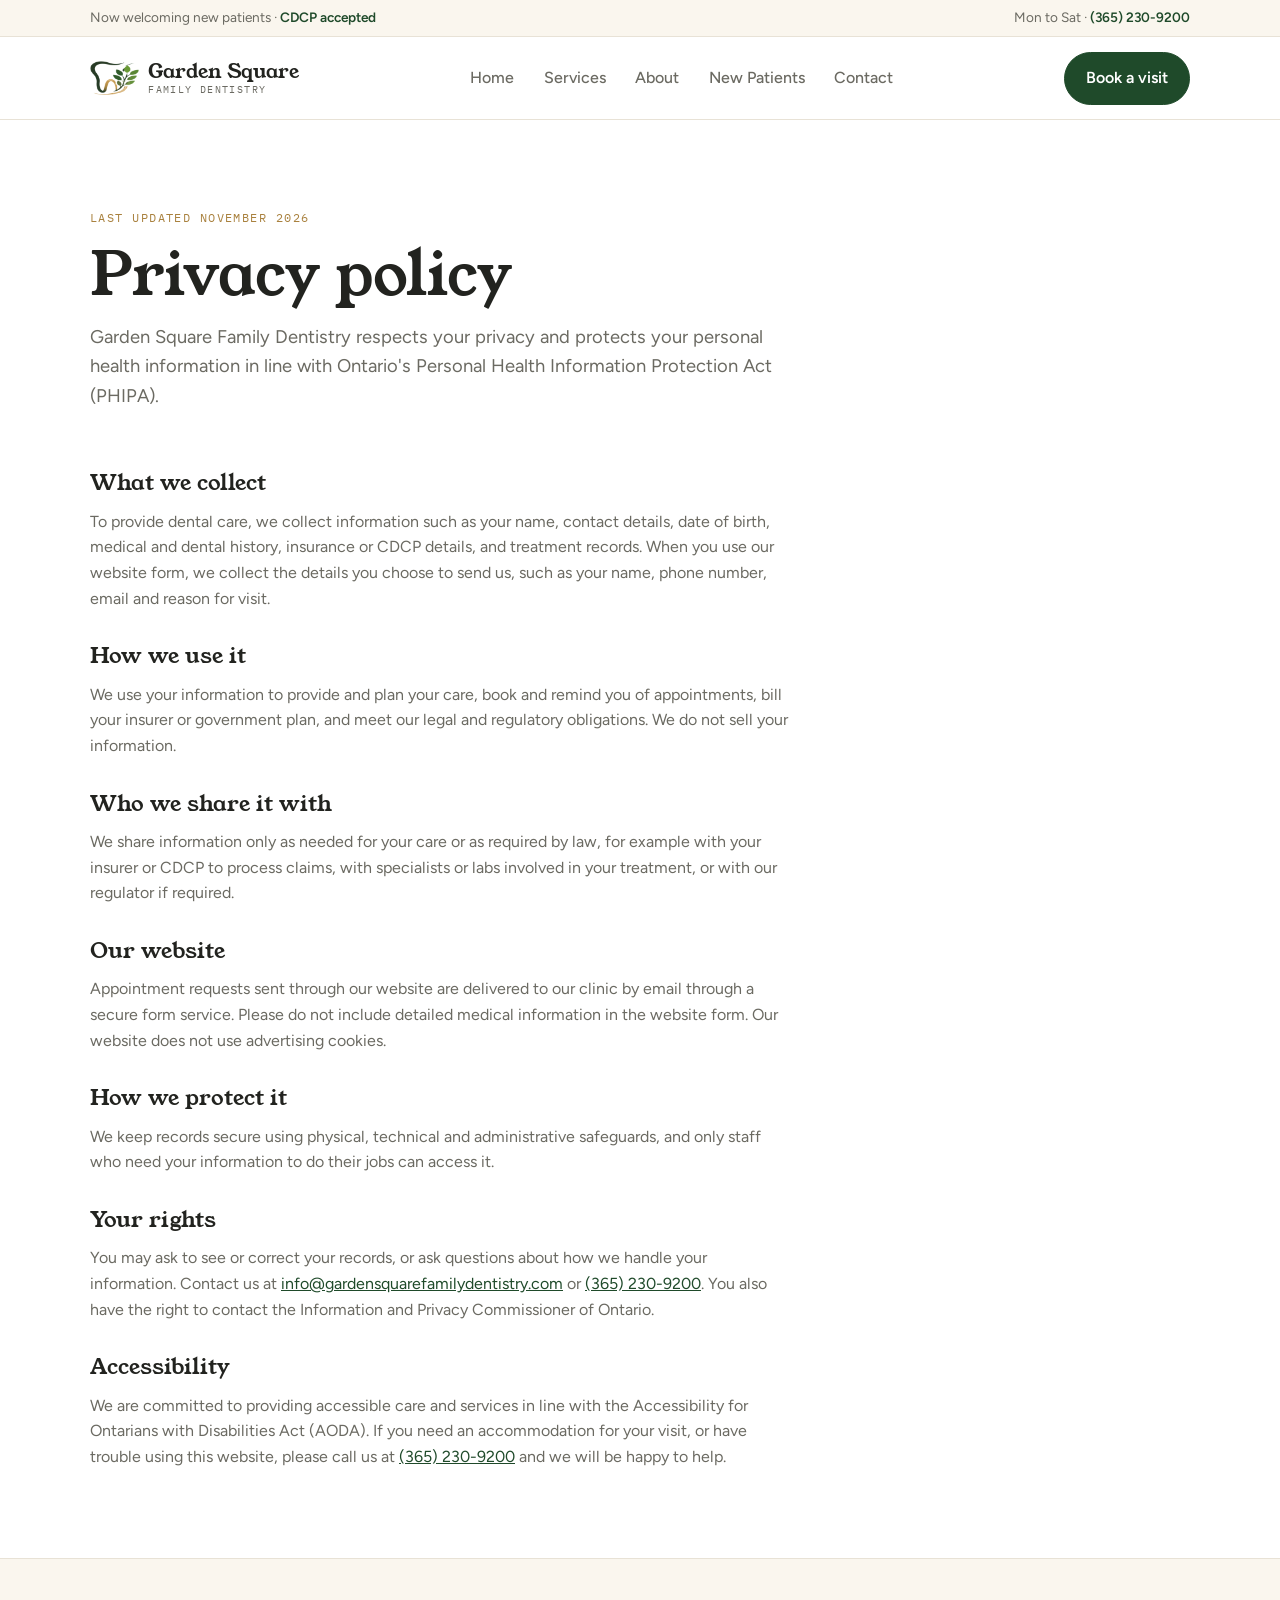
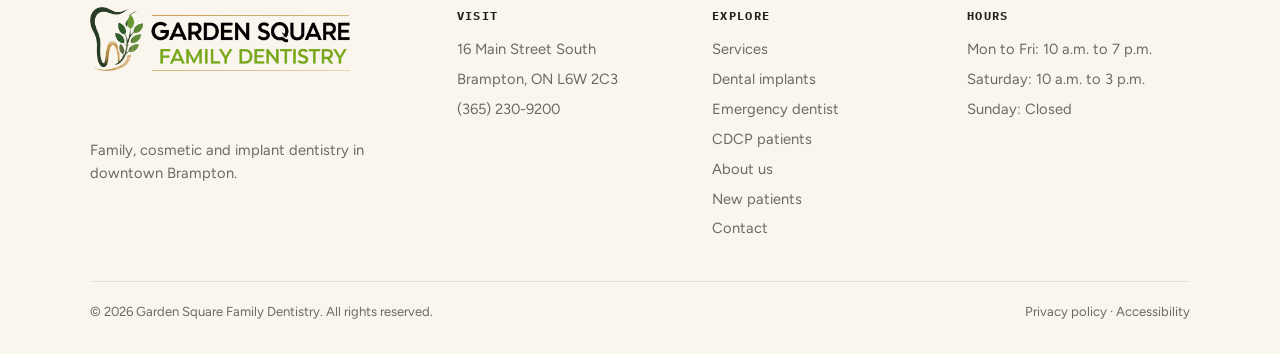
<file: privacy-policy.html>
<!doctype html>
<html lang="en-CA">
<head>
<meta charset="utf-8">
<meta name="viewport" content="width=device-width, initial-scale=1, viewport-fit=cover">
<title>Privacy Policy | Garden Square Family Dentistry, Brampton</title>
<meta name="description" content="How Garden Square Family Dentistry collects, uses and protects your personal health information.">
<link rel="canonical" href="https://gardensquarefamilydentistry.ca/privacy-policy">
<meta name="robots" content="index, follow, max-image-preview:large">
<meta name="theme-color" content="#FFFFFF">
<meta name="geo.region" content="CA-ON">
<meta name="geo.placename" content="Brampton">
<meta property="og:type" content="website">
<meta property="og:site_name" content="Garden Square Family Dentistry">
<meta property="og:locale" content="en_CA">
<meta property="og:title" content="Privacy Policy | Garden Square Family Dentistry, Brampton">
<meta property="og:description" content="How Garden Square Family Dentistry collects, uses and protects your personal health information.">
<meta property="og:url" content="https://gardensquarefamilydentistry.ca/privacy-policy">
<meta property="og:image" content="https://gardensquarefamilydentistry.ca/images/og-image.jpg">
<meta property="og:image:width" content="1200">
<meta property="og:image:height" content="630">
<meta property="og:image:alt" content="Garden Square Family Dentistry logo">
<meta name="twitter:card" content="summary_large_image">
<meta name="twitter:title" content="Privacy Policy | Garden Square Family Dentistry, Brampton">
<meta name="twitter:description" content="How Garden Square Family Dentistry collects, uses and protects your personal health information.">
<meta name="twitter:image" content="https://gardensquarefamilydentistry.ca/images/og-image.jpg">
<link rel="icon" href="/favicon.ico" sizes="32x32">
<link rel="icon" type="image/png" sizes="32x32" href="/favicon-32x32.png">
<link rel="icon" type="image/png" sizes="16x16" href="/favicon-16x16.png">
<link rel="apple-touch-icon" href="/apple-touch-icon.png">
<link rel="manifest" href="/site.webmanifest">
<link rel="preconnect" href="https://fonts.googleapis.com">
<link rel="preconnect" href="https://fonts.gstatic.com" crossorigin>
<link rel="stylesheet" href="https://fonts.googleapis.com/css2?family=Young+Serif&family=Figtree:wght@400;500;600;700&family=IBM+Plex+Mono:wght@400;500&display=swap">
<link rel="stylesheet" href="/styles.css">
<script type="application/ld+json">
{
 "@context": "https://schema.org",
 "@graph": [
  {
   "@type": "Dentist",
   "@id": "https://gardensquarefamilydentistry.ca/#clinic",
   "name": "Garden Square Family Dentistry",
   "url": "https://gardensquarefamilydentistry.ca/",
   "logo": "https://gardensquarefamilydentistry.ca/images/logo.png",
   "image": [
    "https://gardensquarefamilydentistry.ca/images/og-image.jpg",
    "https://gardensquarefamilydentistry.ca/images/hero.jpg"
   ],
   "description": "Family, cosmetic and implant dentistry in downtown Brampton, Ontario. Now accepting Canadian Dental Care Plan (CDCP) patients. Direct insurance billing, evening and Saturday hours, same-day emergency appointments.",
   "telephone": "+1-365-230-9200",
   "email": "info@gardensquarefamilydentistry.com",
   "address": {
    "@type": "PostalAddress",
    "streetAddress": "16 Main Street South",
    "addressLocality": "Brampton",
    "addressRegion": "ON",
    "addressCountry": "CA",
    "postalCode": "L6W 2C3"
   },
   "areaServed": [
    {
     "@type": "City",
     "name": "Brampton"
    },
    {
     "@type": "City",
     "name": "Mississauga"
    },
    {
     "@type": "City",
     "name": "Caledon"
    }
   ],
   "priceRange": "$$",
   "currenciesAccepted": "CAD",
   "paymentAccepted": "Cash, Debit, Credit Card, Insurance, Canadian Dental Care Plan (CDCP)",
   "founder": {
    "@id": "https://gardensquarefamilydentistry.ca/about#dr-hemant-seth"
   },
   "employee": {
    "@id": "https://gardensquarefamilydentistry.ca/about#dr-hemant-seth"
   },
   "availableService": [
    {
     "@type": "MedicalProcedure",
     "name": "Dental cleanings and exams"
    },
    {
     "@type": "MedicalProcedure",
     "name": "Dental implants"
    },
    {
     "@type": "MedicalProcedure",
     "name": "Root canal therapy"
    },
    {
     "@type": "MedicalProcedure",
     "name": "Crowns and bridges"
    },
    {
     "@type": "MedicalProcedure",
     "name": "Tooth-coloured fillings"
    },
    {
     "@type": "MedicalProcedure",
     "name": "Wisdom tooth extraction"
    },
    {
     "@type": "MedicalProcedure",
     "name": "Teeth whitening"
    },
    {
     "@type": "MedicalProcedure",
     "name": "Veneers"
    },
    {
     "@type": "MedicalProcedure",
     "name": "Cosmetic bonding"
    },
    {
     "@type": "MedicalProcedure",
     "name": "Children's dentistry"
    },
    {
     "@type": "MedicalProcedure",
     "name": "Emergency dental care"
    },
    {
     "@type": "MedicalProcedure",
     "name": "Digital X-rays"
    },
    {
     "@type": "MedicalProcedure",
     "name": "Periodontal treatment"
    },
    {
     "@type": "MedicalProcedure",
     "name": "Bone grafting"
    }
   ],
   "openingHoursSpecification": [
    {
     "@type": "OpeningHoursSpecification",
     "dayOfWeek": [
      "Monday",
      "Tuesday",
      "Wednesday",
      "Thursday",
      "Friday"
     ],
     "opens": "10:00",
     "closes": "19:00"
    },
    {
     "@type": "OpeningHoursSpecification",
     "dayOfWeek": "Saturday",
     "opens": "10:00",
     "closes": "15:00"
    }
   ],
   "hasMap": "https://www.google.com/maps/search/?api=1&query=16+Main+St+S+Brampton+ON+L6W+2C3"
  },
  {
   "@type": "BreadcrumbList",
   "itemListElement": [
    {
     "@type": "ListItem",
     "position": 1,
     "name": "Home",
     "item": "https://gardensquarefamilydentistry.ca/"
    },
    {
     "@type": "ListItem",
     "position": 2,
     "name": "Privacy policy",
     "item": "https://gardensquarefamilydentistry.ca/privacy-policy"
    }
   ]
  }
 ]
}
</script>
</head>
<body>
<header class="site">
  <div class="topbar"><div class="wrap">
    <span>Now welcoming new patients · <a href="/cdcp">CDCP accepted</a></span>
    <span>Mon to Sat · <a href="tel:+13652309200">(365) 230-9200</a></span>
  </div></div>
  <div class="wrap nav">
    <a class="brand" href="/">
      <img class="brand-mark" src="/images/logo-mark.png" width="128" height="90" alt="">
      <span class="brand-name">Garden Square<small>Family Dentistry</small></span>
    </a>
    <button class="menu-btn" id="menuBtn" aria-expanded="false" aria-controls="navLinks">Menu</button>
    <ul class="nav-links" id="navLinks">
      <li><a href="/">Home</a></li>
      <li><a href="/services">Services</a></li>
      <li><a href="/about">About</a></li>
      <li><a href="/new-patients">New Patients</a></li>
      <li><a href="/contact">Contact</a></li>
    </ul>
    <a class="btn btn-primary nav-cta" href="/contact">Book a visit</a>
  </div>
</header>

<main class="page">
  <section><div class="wrap">
    <div class="sec-head"><span class="eyebrow">Last updated November 2026</span><h1>Privacy policy</h1>
      <p class="lede">Garden Square Family Dentistry respects your privacy and protects your personal health information in line with Ontario's Personal Health Information Protection Act (PHIPA).</p></div>
    <div class="legal-copy">
      <h2>What we collect</h2>
      <p>To provide dental care, we collect information such as your name, contact details, date of birth, medical and dental history, insurance or CDCP details, and treatment records. When you use our website form, we collect the details you choose to send us, such as your name, phone number, email and reason for visit.</p>
      <h2>How we use it</h2>
      <p>We use your information to provide and plan your care, book and remind you of appointments, bill your insurer or government plan, and meet our legal and regulatory obligations. We do not sell your information.</p>
      <h2>Who we share it with</h2>
      <p>We share information only as needed for your care or as required by law, for example with your insurer or CDCP to process claims, with specialists or labs involved in your treatment, or with our regulator if required.</p>
      <h2>Our website</h2>
      <p>Appointment requests sent through our website are delivered to our clinic by email through a secure form service. Please do not include detailed medical information in the website form. Our website does not use advertising cookies.</p>
      <h2>How we protect it</h2>
      <p>We keep records secure using physical, technical and administrative safeguards, and only staff who need your information to do their jobs can access it.</p>
      <h2>Your rights</h2>
      <p>You may ask to see or correct your records, or ask questions about how we handle your information. Contact us at <a href="mailto:info@gardensquarefamilydentistry.com">info@gardensquarefamilydentistry.com</a> or <a href="tel:+13652309200">(365) 230-9200</a>. You also have the right to contact the Information and Privacy Commissioner of Ontario.</p>
      <h2 id="accessibility">Accessibility</h2>
      <p>We are committed to providing accessible care and services in line with the Accessibility for Ontarians with Disabilities Act (AODA). If you need an accommodation for your visit, or have trouble using this website, please call us at <a href="tel:+13652309200">(365) 230-9200</a> and we will be happy to help.</p>
    </div>
  </div></section>
</main>

<footer><div class="wrap">
  <div class="foot-grid">
    <div style="display:grid;gap:.8rem">
      <span class="foot-logo"><img src="/images/logo.png" width="900" height="222" alt="Garden Square Family Dentistry" loading="lazy"></span>
      <p>Family, cosmetic and implant dentistry in downtown Brampton.</p>
    </div>
    <div><h4>Visit</h4><ul><li>16 Main Street South</li><li>Brampton, ON L6W 2C3</li><li>(365) 230-9200</li></ul></div>
    <div><h4>Explore</h4><ul>
      <li><a href="/services">Services</a></li><li><a href="/dental-implants">Dental implants</a></li>
      <li><a href="/emergency-dentist">Emergency dentist</a></li><li><a href="/cdcp">CDCP patients</a></li>
      <li><a href="/about">About us</a></li><li><a href="/new-patients">New patients</a></li><li><a href="/contact">Contact</a></li></ul></div>
    <div><h4>Hours</h4><ul><li>Mon to Fri: 10 a.m. to 7 p.m.</li><li>Saturday: 10 a.m. to 3 p.m.</li><li>Sunday: Closed</li></ul></div>
  </div>
  <div class="legal"><span>© 2026 Garden Square Family Dentistry. All rights reserved.</span><span><a href="/privacy-policy">Privacy policy</a> · <a href="/privacy-policy#accessibility">Accessibility</a></span></div>
</div></footer>

<script src="/script.js" defer></script>
</body>
</html>
</file>
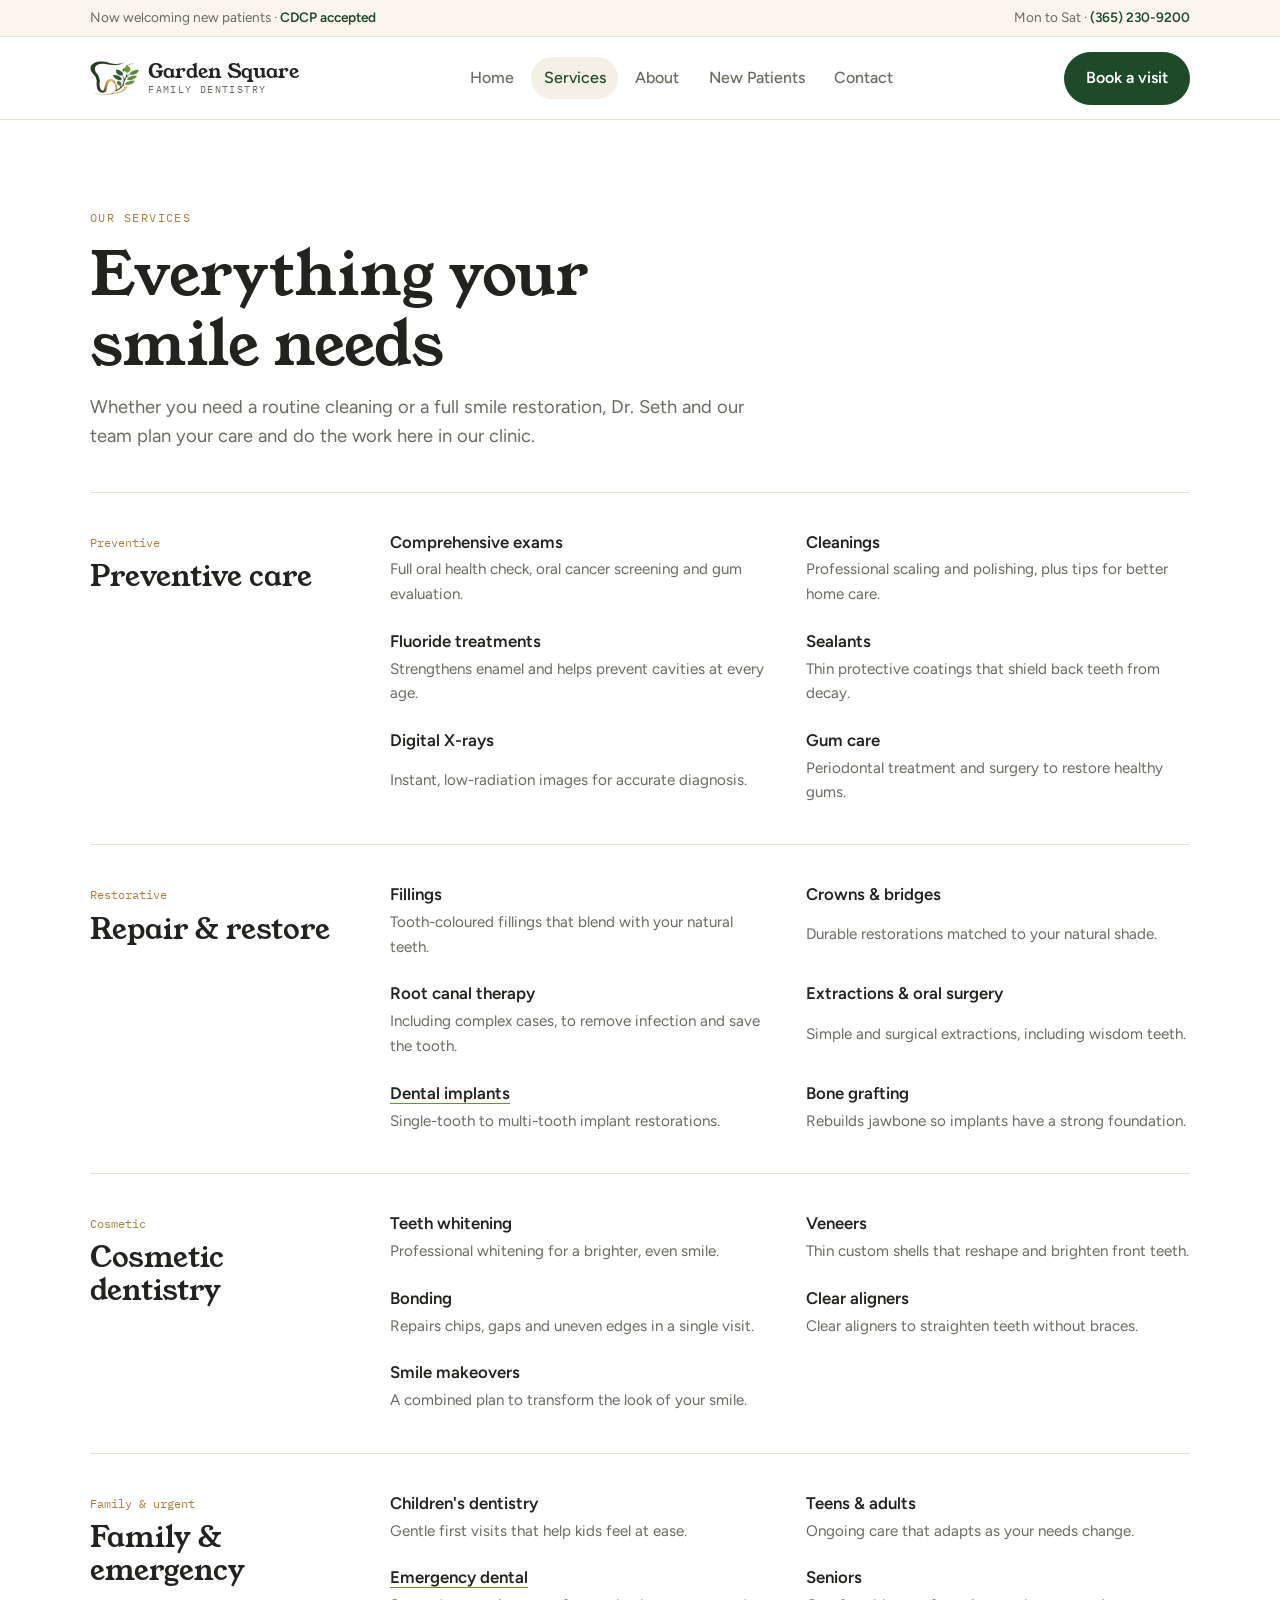
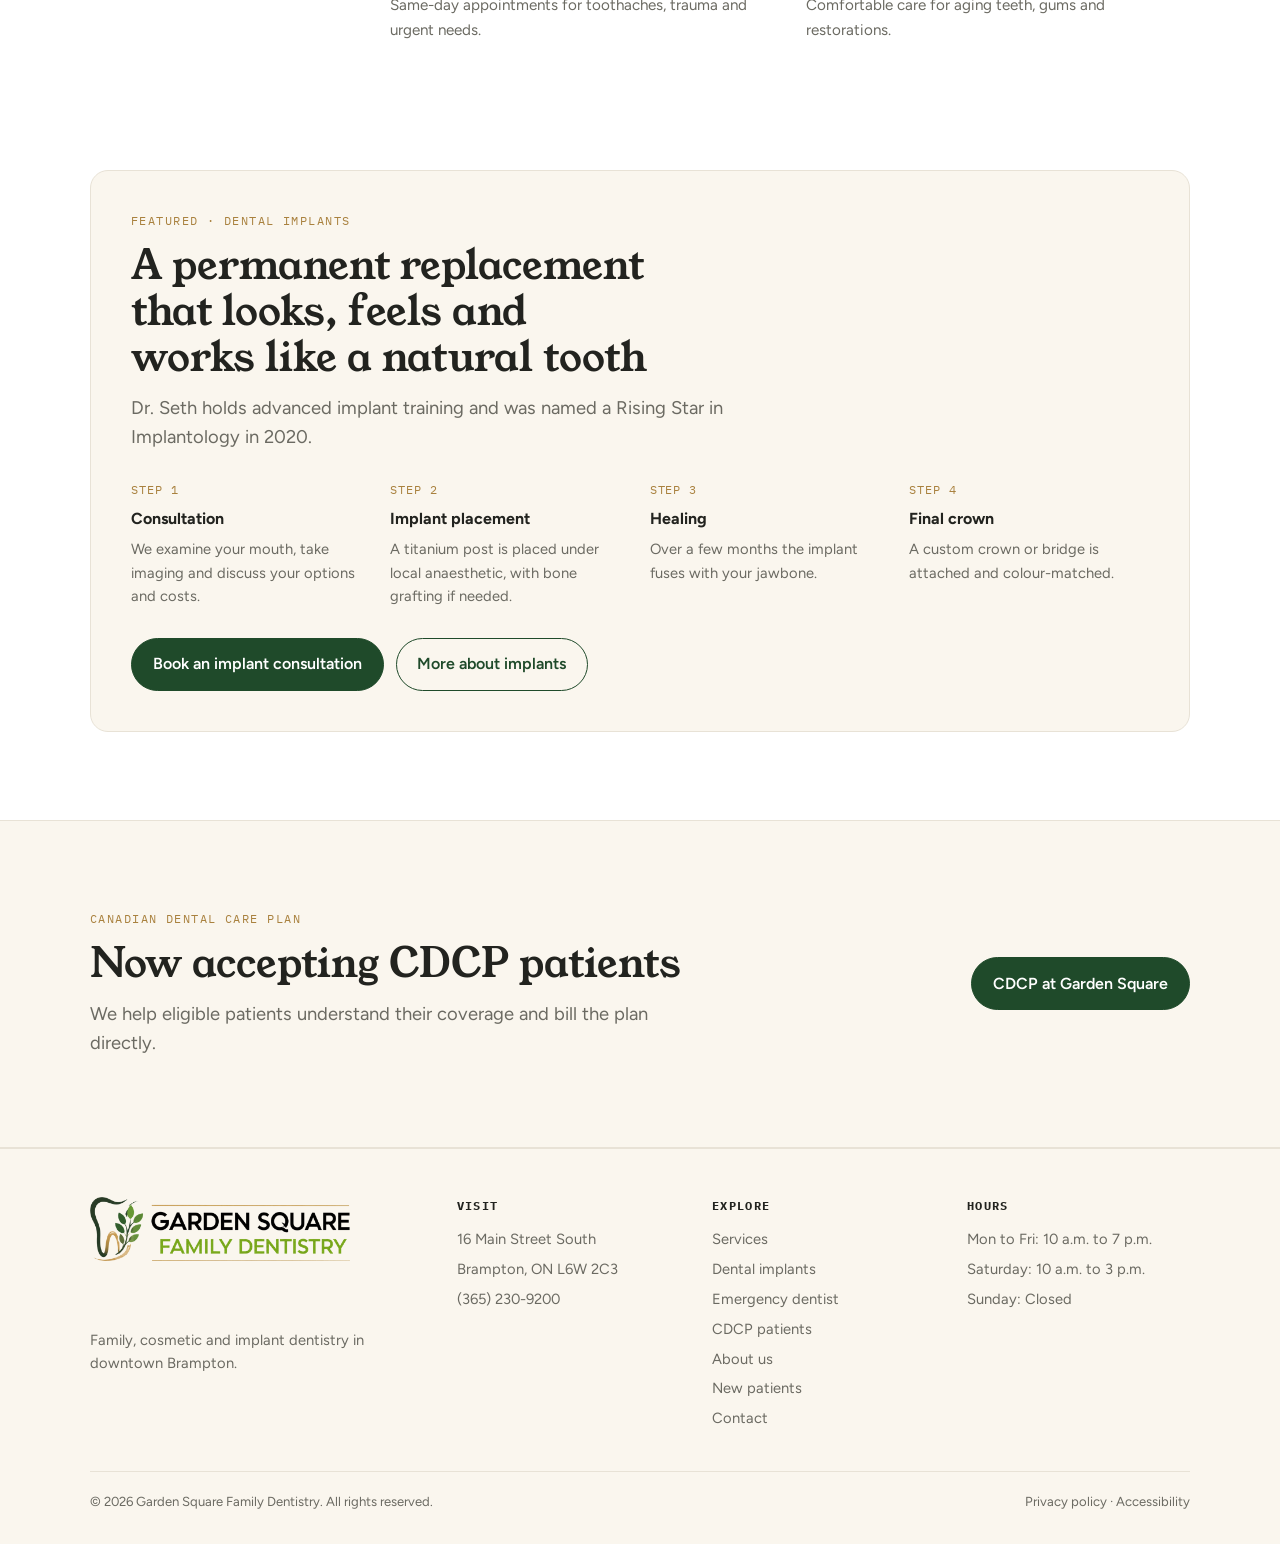
<file: services.html>
<!doctype html>
<html lang="en-CA">
<head>
<meta charset="utf-8">
<meta name="viewport" content="width=device-width, initial-scale=1, viewport-fit=cover">
<title>Dental Services in Brampton | Implants, Cleanings & Cosmetic | Garden Square</title>
<meta name="description" content="Complete dental services in Brampton: cleanings and exams, fillings, crowns, root canals, wisdom teeth, dental implants, whitening, veneers, kids' dentistry and emergencies.">
<link rel="canonical" href="https://gardensquarefamilydentistry.ca/services">
<meta name="robots" content="index, follow, max-image-preview:large">
<meta name="theme-color" content="#FFFFFF">
<meta name="geo.region" content="CA-ON">
<meta name="geo.placename" content="Brampton">
<meta property="og:type" content="website">
<meta property="og:site_name" content="Garden Square Family Dentistry">
<meta property="og:locale" content="en_CA">
<meta property="og:title" content="Dental Services in Brampton | Implants, Cleanings & Cosmetic | Garden Square">
<meta property="og:description" content="Complete dental services in Brampton: cleanings and exams, fillings, crowns, root canals, wisdom teeth, dental implants, whitening, veneers, kids' dentistry and emergencies.">
<meta property="og:url" content="https://gardensquarefamilydentistry.ca/services">
<meta property="og:image" content="https://gardensquarefamilydentistry.ca/images/og-image.jpg">
<meta property="og:image:width" content="1200">
<meta property="og:image:height" content="630">
<meta property="og:image:alt" content="Garden Square Family Dentistry logo">
<meta name="twitter:card" content="summary_large_image">
<meta name="twitter:title" content="Dental Services in Brampton | Implants, Cleanings & Cosmetic | Garden Square">
<meta name="twitter:description" content="Complete dental services in Brampton: cleanings and exams, fillings, crowns, root canals, wisdom teeth, dental implants, whitening, veneers, kids' dentistry and emergencies.">
<meta name="twitter:image" content="https://gardensquarefamilydentistry.ca/images/og-image.jpg">
<link rel="icon" href="/favicon.ico" sizes="32x32">
<link rel="icon" type="image/png" sizes="32x32" href="/favicon-32x32.png">
<link rel="icon" type="image/png" sizes="16x16" href="/favicon-16x16.png">
<link rel="apple-touch-icon" href="/apple-touch-icon.png">
<link rel="manifest" href="/site.webmanifest">
<link rel="preconnect" href="https://fonts.googleapis.com">
<link rel="preconnect" href="https://fonts.gstatic.com" crossorigin>
<link rel="stylesheet" href="https://fonts.googleapis.com/css2?family=Young+Serif&family=Figtree:wght@400;500;600;700&family=IBM+Plex+Mono:wght@400;500&display=swap">
<link rel="stylesheet" href="/styles.css">
<script type="application/ld+json">
{
 "@context": "https://schema.org",
 "@graph": [
  {
   "@type": "Dentist",
   "@id": "https://gardensquarefamilydentistry.ca/#clinic",
   "name": "Garden Square Family Dentistry",
   "url": "https://gardensquarefamilydentistry.ca/",
   "logo": "https://gardensquarefamilydentistry.ca/images/logo.png",
   "image": [
    "https://gardensquarefamilydentistry.ca/images/og-image.jpg",
    "https://gardensquarefamilydentistry.ca/images/hero.jpg"
   ],
   "description": "Family, cosmetic and implant dentistry in downtown Brampton, Ontario. Now accepting Canadian Dental Care Plan (CDCP) patients. Direct insurance billing, evening and Saturday hours, same-day emergency appointments.",
   "telephone": "+1-365-230-9200",
   "email": "info@gardensquarefamilydentistry.com",
   "address": {
    "@type": "PostalAddress",
    "streetAddress": "16 Main Street South",
    "addressLocality": "Brampton",
    "addressRegion": "ON",
    "addressCountry": "CA",
    "postalCode": "L6W 2C3"
   },
   "areaServed": [
    {
     "@type": "City",
     "name": "Brampton"
    },
    {
     "@type": "City",
     "name": "Mississauga"
    },
    {
     "@type": "City",
     "name": "Caledon"
    }
   ],
   "priceRange": "$$",
   "currenciesAccepted": "CAD",
   "paymentAccepted": "Cash, Debit, Credit Card, Insurance, Canadian Dental Care Plan (CDCP)",
   "founder": {
    "@id": "https://gardensquarefamilydentistry.ca/about#dr-hemant-seth"
   },
   "employee": {
    "@id": "https://gardensquarefamilydentistry.ca/about#dr-hemant-seth"
   },
   "availableService": [
    {
     "@type": "MedicalProcedure",
     "name": "Dental cleanings and exams"
    },
    {
     "@type": "MedicalProcedure",
     "name": "Dental implants"
    },
    {
     "@type": "MedicalProcedure",
     "name": "Root canal therapy"
    },
    {
     "@type": "MedicalProcedure",
     "name": "Crowns and bridges"
    },
    {
     "@type": "MedicalProcedure",
     "name": "Tooth-coloured fillings"
    },
    {
     "@type": "MedicalProcedure",
     "name": "Wisdom tooth extraction"
    },
    {
     "@type": "MedicalProcedure",
     "name": "Teeth whitening"
    },
    {
     "@type": "MedicalProcedure",
     "name": "Veneers"
    },
    {
     "@type": "MedicalProcedure",
     "name": "Cosmetic bonding"
    },
    {
     "@type": "MedicalProcedure",
     "name": "Children's dentistry"
    },
    {
     "@type": "MedicalProcedure",
     "name": "Emergency dental care"
    },
    {
     "@type": "MedicalProcedure",
     "name": "Digital X-rays"
    },
    {
     "@type": "MedicalProcedure",
     "name": "Periodontal treatment"
    },
    {
     "@type": "MedicalProcedure",
     "name": "Bone grafting"
    }
   ],
   "openingHoursSpecification": [
    {
     "@type": "OpeningHoursSpecification",
     "dayOfWeek": [
      "Monday",
      "Tuesday",
      "Wednesday",
      "Thursday",
      "Friday"
     ],
     "opens": "10:00",
     "closes": "19:00"
    },
    {
     "@type": "OpeningHoursSpecification",
     "dayOfWeek": "Saturday",
     "opens": "10:00",
     "closes": "15:00"
    }
   ],
   "hasMap": "https://www.google.com/maps/search/?api=1&query=16+Main+St+S+Brampton+ON+L6W+2C3"
  },
  {
   "@type": "BreadcrumbList",
   "itemListElement": [
    {
     "@type": "ListItem",
     "position": 1,
     "name": "Home",
     "item": "https://gardensquarefamilydentistry.ca/"
    },
    {
     "@type": "ListItem",
     "position": 2,
     "name": "Services",
     "item": "https://gardensquarefamilydentistry.ca/services"
    }
   ]
  }
 ]
}
</script>
</head>
<body>
<header class="site">
  <div class="topbar"><div class="wrap">
    <span>Now welcoming new patients · <a href="/cdcp">CDCP accepted</a></span>
    <span>Mon to Sat · <a href="tel:+13652309200">(365) 230-9200</a></span>
  </div></div>
  <div class="wrap nav">
    <a class="brand" href="/">
      <img class="brand-mark" src="/images/logo-mark.png" width="128" height="90" alt="">
      <span class="brand-name">Garden Square<small>Family Dentistry</small></span>
    </a>
    <button class="menu-btn" id="menuBtn" aria-expanded="false" aria-controls="navLinks">Menu</button>
    <ul class="nav-links" id="navLinks">
      <li><a href="/">Home</a></li>
      <li><a href="/services" aria-current="page">Services</a></li>
      <li><a href="/about">About</a></li>
      <li><a href="/new-patients">New Patients</a></li>
      <li><a href="/contact">Contact</a></li>
    </ul>
    <a class="btn btn-primary nav-cta" href="/contact">Book a visit</a>
  </div>
</header>

<main class="page">
  <section><div class="wrap">
    <div class="sec-head">
      <span class="eyebrow">Our services</span>
      <h1>Everything your smile needs</h1>
      <p class="lede">Whether you need a routine cleaning or a full smile restoration, Dr. Seth and our team plan your care and do the work here in our clinic.</p>
    </div>

    <div class="svc-cat">
      <div><div class="cat-num">Preventive</div><h2>Preventive care</h2></div>
      <div class="svc-list">
        <div><h3>Comprehensive exams</h3><p>Full oral health check, oral cancer screening and gum evaluation.</p></div>
        <div><h3>Cleanings</h3><p>Professional scaling and polishing, plus tips for better home care.</p></div>
        <div><h3>Fluoride treatments</h3><p>Strengthens enamel and helps prevent cavities at every age.</p></div>
        <div><h3>Sealants</h3><p>Thin protective coatings that shield back teeth from decay.</p></div>
        <div><h3>Digital X-rays</h3><p>Instant, low-radiation images for accurate diagnosis.</p></div>
        <div><h3>Gum care</h3><p>Periodontal treatment and surgery to restore healthy gums.</p></div>
      </div>
    </div>

    <div class="svc-cat">
      <div><div class="cat-num">Restorative</div><h2>Repair &amp; restore</h2></div>
      <div class="svc-list">
        <div><h3>Fillings</h3><p>Tooth-coloured fillings that blend with your natural teeth.</p></div>
        <div><h3>Crowns &amp; bridges</h3><p>Durable restorations matched to your natural shade.</p></div>
        <div><h3>Root canal therapy</h3><p>Including complex cases, to remove infection and save the tooth.</p></div>
        <div><h3>Extractions &amp; oral surgery</h3><p>Simple and surgical extractions, including wisdom teeth.</p></div>
        <div><h3><a href="/dental-implants">Dental implants</a></h3><p>Single-tooth to multi-tooth implant restorations.</p></div>
        <div><h3>Bone grafting</h3><p>Rebuilds jawbone so implants have a strong foundation.</p></div>
      </div>
    </div>

    <div class="svc-cat">
      <div><div class="cat-num">Cosmetic</div><h2>Cosmetic dentistry</h2></div>
      <div class="svc-list">
        <div><h3>Teeth whitening</h3><p>Professional whitening for a brighter, even smile.</p></div>
        <div><h3>Veneers</h3><p>Thin custom shells that reshape and brighten front teeth.</p></div>
        <div><h3>Bonding</h3><p>Repairs chips, gaps and uneven edges in a single visit.</p></div>
        <div><h3>Clear aligners</h3><p>Clear aligners to straighten teeth without braces.</p></div>
        <div><h3>Smile makeovers</h3><p>A combined plan to transform the look of your smile.</p></div>
      </div>
    </div>

    <div class="svc-cat">
      <div><div class="cat-num">Family &amp; urgent</div><h2>Family &amp; emergency</h2></div>
      <div class="svc-list">
        <div><h3>Children's dentistry</h3><p>Gentle first visits that help kids feel at ease.</p></div>
        <div><h3>Teens &amp; adults</h3><p>Ongoing care that adapts as your needs change.</p></div>
        <div><h3><a href="/emergency-dentist">Emergency dental</a></h3><p>Same-day appointments for toothaches, trauma and urgent needs.</p></div>
        <div><h3>Seniors</h3><p>Comfortable care for aging teeth, gums and restorations.</p></div>
      </div>
    </div>
  </div></section>

  <section style="padding-top:0"><div class="wrap">
    <div class="implant">
      <div class="sec-head" style="margin:0">
        <span class="eyebrow">Featured · Dental implants</span>
        <h2>A permanent replacement that looks, feels and works like a natural tooth</h2>
        <p class="lede">Dr. Seth holds advanced implant training and was named a Rising Star in Implantology in 2020.</p>
      </div>
      <ol class="steps">
        <li><strong>Consultation</strong><span>We examine your mouth, take imaging and discuss your options and costs.</span></li>
        <li><strong>Implant placement</strong><span>A titanium post is placed under local anaesthetic, with bone grafting if needed.</span></li>
        <li><strong>Healing</strong><span>Over a few months the implant fuses with your jawbone.</span></li>
        <li><strong>Final crown</strong><span>A custom crown or bridge is attached and colour-matched.</span></li>
      </ol>
      <div style="display:flex;flex-wrap:wrap;gap:.75rem"><a class="btn btn-primary" href="/contact">Book an implant consultation</a><a class="btn btn-ghost" href="/dental-implants">More about implants</a></div>
    </div>
  </div></section>

  <section class="band"><div class="wrap band-grid">
    <div><span class="eyebrow">Canadian Dental Care Plan</span><h2>Now accepting CDCP patients</h2><p class="lede">We help eligible patients understand their coverage and bill the plan directly.</p></div>
    <a class="btn btn-primary" href="/cdcp">CDCP at Garden Square</a>
  </div></section>
</main>

<footer><div class="wrap">
  <div class="foot-grid">
    <div style="display:grid;gap:.8rem">
      <span class="foot-logo"><img src="/images/logo.png" width="900" height="222" alt="Garden Square Family Dentistry" loading="lazy"></span>
      <p>Family, cosmetic and implant dentistry in downtown Brampton.</p>
    </div>
    <div><h4>Visit</h4><ul><li>16 Main Street South</li><li>Brampton, ON L6W 2C3</li><li>(365) 230-9200</li></ul></div>
    <div><h4>Explore</h4><ul>
      <li><a href="/services">Services</a></li><li><a href="/dental-implants">Dental implants</a></li>
      <li><a href="/emergency-dentist">Emergency dentist</a></li><li><a href="/cdcp">CDCP patients</a></li>
      <li><a href="/about">About us</a></li><li><a href="/new-patients">New patients</a></li><li><a href="/contact">Contact</a></li></ul></div>
    <div><h4>Hours</h4><ul><li>Mon to Fri: 10 a.m. to 7 p.m.</li><li>Saturday: 10 a.m. to 3 p.m.</li><li>Sunday: Closed</li></ul></div>
  </div>
  <div class="legal"><span>© 2026 Garden Square Family Dentistry. All rights reserved.</span><span><a href="/privacy-policy">Privacy policy</a> · <a href="/privacy-policy#accessibility">Accessibility</a></span></div>
</div></footer>

<script src="/script.js" defer></script>
</body>
</html>
</file>
<file: styles.css>
/* Layout: calm clinical pages, left-aligned editorial headings, photo-led sections, quick-info strip under the hero */
:root{
  --bg:#FFFFFF; --surface:#FFFFFF; --ink:#22231F; --muted:#6B6A62; --line:#E8E2D6;
  --spruce:#1F4A2A; --spruce-ink:#FFFFFF; --mint:#F5F0E6; --brass:#A9813E; --leaf:#5E9A24; --beige:#FAF6EE;
  color-scheme:light;
  --display:"Young Serif", Georgia, "Times New Roman", serif;
  --body:"Figtree", system-ui, -apple-system, "Segoe UI", sans-serif;
  --mono:"IBM Plex Mono", ui-monospace, Menlo, monospace;
  --r:10px;
}

*{box-sizing:border-box}
body{background:var(--bg);color:var(--ink);font-family:var(--body);font-size:16px;line-height:1.6;margin:0}
a{color:inherit}
:focus-visible{outline:2px solid var(--brass);outline-offset:3px;border-radius:4px}
.wrap{max-width:1140px;margin-inline:auto;padding-inline:20px}
h1,h2,h3{font-family:var(--display);font-weight:400;line-height:1.15;text-wrap:balance;margin:0}
h1{font-size:clamp(2.2rem,5.2vw,3.8rem)}
h2{font-size:clamp(1.7rem,3.4vw,2.5rem)}
h3{font-size:1.25rem}
p{margin:0}
.eyebrow{font-family:var(--mono);font-size:.75rem;letter-spacing:.12em;text-transform:uppercase;color:var(--brass)}
.lede{font-size:1.15rem;color:var(--muted);max-width:58ch}
.btn{display:inline-flex;align-items:center;gap:.5em;padding:.8em 1.3em;border-radius:999px;text-decoration:none;border:1.5px solid var(--spruce);cursor:pointer;font:inherit;font-weight:600}
.btn-primary{background:var(--spruce);color:var(--spruce-ink)}
.btn-primary:hover{filter:brightness(1.1)}
.btn-ghost{background:transparent;color:var(--spruce)}
.btn-ghost:hover{background:var(--mint)}

/* photo slots: show the image when present, otherwise a labelled placeholder */
.photo{position:relative;border-radius:18px;overflow:hidden;background:
  linear-gradient(135deg,var(--mint),color-mix(in srgb,var(--mint) 60%,var(--surface)));
  max-width:100%;display:grid;place-items:center}
.photo img{position:absolute;inset:0;width:100%;height:100%;object-fit:cover}
.photo .ph{font-family:var(--mono);font-size:.72rem;letter-spacing:.1em;text-transform:uppercase;color:var(--muted);text-align:center;padding:1rem}
.photo .ph::before{content:"";display:block;width:36px;height:36px;margin:0 auto .6rem;border:1.5px solid var(--muted);border-radius:8px;opacity:.6;
  background:radial-gradient(circle at 30% 35%,var(--muted) 3px,transparent 4px),linear-gradient(135deg,transparent 55%,var(--muted) 56% 60%,transparent 61%)}

/* header */
header.site{position:sticky;top:env(safe-area-inset-top,0px);z-index:20;background:color-mix(in srgb,var(--bg) 92%,transparent);backdrop-filter:blur(8px);border-bottom:1px solid var(--line)}
.topbar{background:var(--beige);color:var(--muted);font-size:.85rem;border-bottom:1px solid var(--line)}
.topbar .wrap{display:flex;flex-wrap:wrap;justify-content:space-between;gap:.25rem 1.5rem;padding-block:.45rem}
.nav{display:flex;align-items:center;justify-content:space-between;gap:1rem;padding-block:.9rem}
.brand{display:flex;align-items:center;gap:.6rem;text-decoration:none}
.brand-mark{height:34px;width:auto;flex:none}
.brand-name{font-family:var(--display);font-size:1.25rem;line-height:1}
.brand-name small{display:block;font-family:var(--mono);font-size:.62rem;letter-spacing:.14em;text-transform:uppercase;color:var(--muted);margin-top:4px}
.nav-links{display:flex;align-items:center;gap:.25rem;list-style:none;margin:0;padding:0}
.nav-links a{display:block;padding:.5rem .8rem;border-radius:999px;text-decoration:none;font-weight:500;color:var(--muted)}
.nav-links a:hover{color:var(--ink);background:var(--mint)}
.nav-links a[aria-current="page"]{color:var(--spruce);background:var(--mint)}
.menu-btn{display:none;background:none;border:1px solid var(--line);border-radius:8px;padding:.45rem .7rem;color:var(--ink);font:inherit;cursor:pointer}
@media (max-width:900px){
  .menu-btn{display:block}
  .nav{flex-wrap:wrap}
  .nav-links{display:none;flex-direction:column;align-items:stretch;width:100%}
  .nav-links.open{display:flex}
  .nav-cta{display:none}
}

section{padding-block:clamp(3rem,7vw,5.5rem)}
.sec-head{display:grid;gap:.8rem;margin-bottom:2.5rem;max-width:720px}

/* hero */
.hero{padding-block:clamp(2.5rem,6vw,4.5rem) 2.5rem}
.hero-grid{display:grid;grid-template-columns:1.1fr 1fr;gap:3rem;align-items:center}
.hero-copy{display:grid;gap:1.4rem;min-width:0}
.hero-copy h1 em{font-style:normal;color:var(--leaf)}
.hero-actions{display:flex;flex-wrap:wrap;gap:.75rem}
.hero-facts{display:flex;flex-wrap:wrap;gap:.5rem 1.5rem;font-size:.92rem;color:var(--muted)}
.hero-facts span::before{content:"✓";color:var(--spruce);font-weight:700;margin-right:.4em}
.hero-visual{position:relative;min-width:0}
.hero-visual .photo{aspect-ratio:5/4}
.hero-badge{position:absolute;left:-1.2rem;bottom:1.5rem;background:var(--surface);border:1px solid var(--line);border-radius:14px;padding:1rem 1.2rem;display:grid;gap:.15rem;box-shadow:0 12px 30px -12px rgba(31,74,42,.35);max-width:240px}
.hero-badge b{font-family:var(--display);font-weight:400;font-size:1.6rem;color:var(--spruce)}
.hero-badge span{font-size:.85rem;color:var(--muted)}
@media (max-width:860px){.hero-grid{grid-template-columns:1fr}.hero-visual .photo{aspect-ratio:4/3}.hero-badge{left:1rem}}

/* quick-info strip */
.strip{border-block:1px solid var(--line);background:var(--beige)}
.strip-grid{display:grid;grid-template-columns:repeat(4,1fr);gap:1.5rem;padding-block:1.6rem}
.strip-item{display:flex;gap:.8rem;align-items:flex-start;min-width:0}
.strip-item svg{width:26px;height:26px;flex:none;fill:none;stroke:var(--leaf);stroke-width:1.8;stroke-linecap:round;stroke-linejoin:round;margin-top:2px}
.strip-item strong{display:block;font-size:.98rem}
.strip-item span{font-size:.88rem;color:var(--muted)}
@media (max-width:860px){.strip-grid{grid-template-columns:repeat(2,1fr)}}
@media (max-width:480px){.strip-grid{grid-template-columns:1fr}}

/* service cards with photos */
.svc-grid{display:grid;grid-template-columns:repeat(3,1fr);gap:1.5rem}
.svc{background:var(--surface);border:1px solid var(--line);border-radius:16px;overflow:hidden;display:grid;grid-template-rows:auto 1fr;min-width:0}
.svc .photo{aspect-ratio:16/10;border-radius:0}
.svc-body{padding:1.4rem;display:grid;gap:.55rem;align-content:start}
.svc .tag{font-family:var(--mono);font-size:.7rem;color:var(--brass);letter-spacing:.1em;text-transform:uppercase}
.svc p{color:var(--muted);font-size:.95rem}
.svc a{font-weight:600;color:var(--spruce);text-decoration:none;font-size:.92rem}
.svc a:hover{text-decoration:underline}
@media (max-width:900px){.svc-grid{grid-template-columns:repeat(2,1fr)}}
@media (max-width:560px){.svc-grid{grid-template-columns:1fr}}

.split{display:grid;grid-template-columns:1fr 1fr;gap:3rem;align-items:center}
.split>*{min-width:0}
.split.solo{grid-template-columns:1fr}
.split.solo>*{max-width:760px}
@media (max-width:860px){.split{grid-template-columns:1fr}}
.checks{list-style:none;padding:0;margin:0;display:grid;gap:1rem}
.checks li{display:grid;grid-template-columns:28px 1fr;gap:.8rem}
.checks li::before{content:"";width:28px;height:28px;border-radius:50%;background:var(--mint) url("data:image/svg+xml,%3Csvg xmlns='http://www.w3.org/2000/svg' viewBox='0 0 24 24' fill='none' stroke='%231F4A2A' stroke-width='3'%3E%3Cpath d='M5 12l5 5 9-10'/%3E%3C/svg%3E") center/14px no-repeat}
.checks strong{display:block}
.checks span{color:var(--muted);font-size:.95rem}

/* doctor feature */
.doc{display:grid;grid-template-columns:380px 1fr;gap:3rem;align-items:start}
.doc>*{min-width:0}
.doc .photo{aspect-ratio:4/5}
.doc-body{display:grid;gap:1.2rem}
.doc-body h2 small{display:block;font-family:var(--mono);font-size:.8rem;color:var(--muted);letter-spacing:.08em;margin-top:.5rem}
.creds{display:grid;gap:0;border-top:1px solid var(--line)}
.creds div{display:grid;grid-template-columns:110px 1fr;gap:1rem;padding:.75rem 0;border-bottom:1px solid var(--line);font-size:.95rem}
.creds dt{font-family:var(--mono);font-size:.78rem;color:var(--brass);padding-top:.15rem}
.creds dd{margin:0}
.skills{display:flex;flex-wrap:wrap;gap:.5rem}
.skills span{font-size:.86rem;padding:.35rem .8rem;border:1px solid var(--line);border-radius:999px;background:var(--surface)}
.doc-solo{grid-template-columns:1fr;max-width:780px}
@media (max-width:860px){.doc{grid-template-columns:1fr}.doc .photo{max-width:420px}}

.band{background:var(--beige);border-block:1px solid var(--line)}
.band-grid{display:flex;flex-wrap:wrap;justify-content:space-between;align-items:center;gap:2rem}
.band-grid>div{display:grid;gap:.8rem;max-width:620px}

/* services page */
.page-hero{position:relative;border-radius:20px;overflow:hidden;margin-bottom:3rem}
.page-hero .photo{aspect-ratio:21/8;border-radius:20px}
@media (max-width:700px){.page-hero .photo{aspect-ratio:16/9}}
.svc-cat{display:grid;grid-template-columns:260px 1fr;gap:2.5rem;padding-block:2.5rem;border-top:1px solid var(--line)}
.svc-cat:first-of-type{border-top:0;padding-top:0}
.svc-cat>*{min-width:0}
.svc-cat h2{font-size:1.8rem}
.svc-cat .cat-num{font-family:var(--mono);font-size:.75rem;color:var(--brass);margin-bottom:.5rem}
.svc-list{display:grid;grid-template-columns:repeat(2,1fr);gap:1.6rem 2rem}
.svc-list div{display:grid;gap:.35rem}
.svc-list h3{font-family:var(--body);font-weight:600;font-size:1.05rem}
.svc-list p{color:var(--muted);font-size:.95rem}
@media (max-width:860px){.svc-cat{grid-template-columns:1fr;gap:1.2rem}.svc-list{grid-template-columns:1fr}}

.implant{background:var(--beige);border:1px solid var(--line);border-radius:18px;padding:clamp(1.5rem,4vw,2.5rem);display:grid;gap:1.8rem}
.steps{display:grid;grid-template-columns:repeat(4,1fr);gap:1.2rem;list-style:none;padding:0;margin:0;counter-reset:s}
.steps li{counter-increment:s;display:grid;gap:.4rem;align-content:start}
.steps li::before{content:"Step " counter(s);font-family:var(--mono);font-size:.72rem;color:var(--brass);letter-spacing:.08em;text-transform:uppercase}
.steps span{font-size:.92rem;color:var(--muted)}
@media (max-width:860px){.steps{grid-template-columns:repeat(2,1fr)}}
@media (max-width:480px){.steps{grid-template-columns:1fr}}

/* about */
.stats{display:grid;grid-template-columns:repeat(4,1fr);gap:1px;background:var(--line);border-block:1px solid var(--line)}
.stats div{background:var(--beige);padding:1.6rem 1rem;display:grid;gap:.2rem}
.stats b{font-family:var(--display);font-weight:400;font-size:2.2rem;color:var(--spruce);font-variant-numeric:tabular-nums}
.stats span{font-size:.88rem;color:var(--muted)}
@media (max-width:700px){.stats{grid-template-columns:repeat(2,1fr)}}
.gallery{display:grid;grid-template-columns:2fr 1fr 1fr;gap:1rem}
.gallery .photo{aspect-ratio:1}
.gallery .photo:first-child{grid-row:span 2;aspect-ratio:auto}
@media (max-width:700px){.gallery{grid-template-columns:1fr 1fr}.gallery .photo:first-child{grid-column:span 2;grid-row:auto;aspect-ratio:16/10}}

/* patients */
.faq{display:grid;gap:.6rem}
.faq details{background:var(--surface);border:1px solid var(--line);border-radius:var(--r);padding:1rem 1.2rem}
.faq summary{cursor:pointer;font-weight:600;list-style:none;display:flex;justify-content:space-between;gap:1rem}
.faq summary::-webkit-details-marker{display:none}
.faq summary::after{content:"+";font-family:var(--mono);color:var(--brass)}
.faq details[open] summary::after{content:"-"}
.faq details p{margin-top:.7rem;color:var(--muted)}

/* contact */
.contact-grid{display:grid;grid-template-columns:1fr 1.2fr;gap:3rem}
.contact-grid>*{min-width:0}
@media (max-width:860px){.contact-grid{grid-template-columns:1fr}}
.info{display:grid;gap:1.4rem;align-content:start}
.info-item{display:grid;gap:.2rem}
.info-item .eyebrow{color:var(--muted)}
.info-item .val{font-size:1.1rem;font-weight:500;overflow-wrap:anywhere}
.copy{font:inherit;font-size:.8rem;background:none;border:1px solid var(--line);border-radius:6px;padding:.15rem .5rem;color:var(--muted);cursor:pointer;margin-left:.5rem}
form{background:var(--surface);border:1px solid var(--line);border-radius:18px;padding:clamp(1.3rem,4vw,2.2rem);display:grid;gap:1rem}
.row{display:grid;grid-template-columns:1fr 1fr;gap:1rem}
@media (max-width:560px){.row{grid-template-columns:1fr}}
label{display:grid;gap:.35rem;font-size:.88rem;font-weight:600}
input,select,textarea{font:inherit;font-weight:400;padding:.7rem .85rem;border:1px solid var(--line);border-radius:8px;background:var(--beige);color:var(--ink);width:100%}
input:focus,select:focus,textarea:focus{outline:2px solid var(--spruce);outline-offset:0;border-color:transparent}
textarea{min-height:110px;resize:vertical}
.chk{display:flex;gap:.6rem;align-items:flex-start;font-weight:400;font-size:.88rem;color:var(--muted)}
.chk input{width:auto;margin-top:.3rem}
.ok{background:var(--mint);border-radius:var(--r);padding:1rem 1.2rem}
.map-card{border-radius:14px;border:1px solid var(--line);background:
  repeating-linear-gradient(0deg,transparent 0 38px,var(--line) 38px 39px),
  repeating-linear-gradient(90deg,transparent 0 38px,var(--line) 38px 39px),var(--surface);
  min-height:180px;display:grid;place-items:center;text-align:center;padding:1rem}
.map-card a{background:var(--surface);padding:.6rem 1rem;border-radius:999px;border:1px solid var(--spruce);color:var(--spruce);font-weight:600;text-decoration:none}

.foot-logo{display:inline-block;max-width:260px}
.foot-logo img{display:block;width:100%;height:auto}
footer{background:var(--beige);border-top:1px solid var(--line);padding-block:3rem 2rem;font-size:.92rem;color:var(--muted)}
.foot-grid{display:grid;grid-template-columns:1.5fr 1fr 1fr 1fr;gap:2rem}
.foot-grid h4{font-family:var(--mono);font-size:.72rem;letter-spacing:.12em;text-transform:uppercase;color:var(--ink);margin:0 0 .8rem}
.foot-grid ul{list-style:none;padding:0;margin:0;display:grid;gap:.4rem}
.foot-grid a{text-decoration:none}
.foot-grid a:hover{color:var(--spruce)}
.legal{margin-top:2.5rem;padding-top:1.2rem;border-top:1px solid var(--line);display:flex;flex-wrap:wrap;justify-content:space-between;gap:.5rem;font-size:.82rem}
@media (max-width:760px){.foot-grid{grid-template-columns:1fr 1fr}}
@media (prefers-reduced-motion:no-preference){.page{animation:fade .35s ease}@keyframes fade{from{opacity:.4;transform:translateY(6px)}to{opacity:1;transform:none}}}

.info-item .val a,.strip-item a,.faq a{color:var(--spruce);text-decoration:none}
.info-item .val a:hover,.faq a:hover{text-decoration:underline}
.topbar a{text-decoration:none}
.hp{position:absolute;left:-9999px}
.ok.err{background:#FBEDEA}

/* CDCP popup (home page) */
.cdcp{--cdcp-light:#CFE6B8;width:min(560px,calc(100% - 32px));max-height:calc(100dvh - 32px);padding:0;border:0;border-radius:20px;background:var(--surface);color:var(--ink);box-shadow:0 30px 80px -20px rgba(20,40,25,.45);overflow:auto}
.cdcp::backdrop{background:rgba(23,32,24,.55);backdrop-filter:blur(2px)}
.cdcp-close{position:absolute;top:10px;right:12px;width:38px;height:38px;border-radius:50%;border:0;background:rgba(255,255,255,.16);color:#fff;font-size:1.6rem;line-height:1;cursor:pointer;z-index:1}
.cdcp-close:hover{background:rgba(255,255,255,.28)}
.cdcp-top{background:var(--spruce);color:#fff;display:grid;grid-template-columns:1fr auto;align-items:center;gap:1rem;padding:1.8rem 1.8rem 1.6rem}
.cdcp-head{display:grid;gap:.2rem;min-width:0}
.cdcp-kicker{font-weight:700;font-size:1.05rem;letter-spacing:.06em;text-transform:uppercase}
.cdcp-head h2{font-family:var(--body);font-weight:800;font-size:1.5rem;letter-spacing:.06em;text-transform:uppercase;line-height:1;display:grid;gap:.1rem}
.cdcp-big{font-size:clamp(3.4rem,13vw,4.6rem);color:var(--cdcp-light);letter-spacing:.02em;line-height:.95}
.cdcp-head p{font-size:.95rem;opacity:.9;margin-top:.35rem}
.cdcp-mark{width:118px;height:118px;border-radius:50%;background:#fff;box-shadow:0 0 0 6px rgba(207,230,184,.25);display:grid;place-items:center;flex:none}
.cdcp-mark img{width:72%;height:auto}
.cdcp-body{padding:1.5rem 1.8rem 1.8rem;display:grid;gap:1rem}
.cdcp-body h3{font-family:var(--body);font-weight:700;font-size:1.2rem;color:var(--spruce)}
.cdcp-body>p{color:var(--muted);margin-top:-.5rem}
.cdcp-list{list-style:none;margin:0;padding:0;display:grid;grid-template-columns:1fr 1fr;gap:1rem 1.2rem}
.cdcp-list li{display:flex;gap:.7rem;align-items:flex-start;min-width:0}
.cdcp-ic{width:42px;height:42px;border-radius:50%;background:#E4F0DA;display:grid;place-items:center;flex:none}
.cdcp-ic svg,.cdcp-elig svg{width:22px;height:22px;fill:none;stroke:var(--spruce);stroke-width:1.6;stroke-linecap:round;stroke-linejoin:round}
.cdcp-list strong{display:block;font-size:.8rem;letter-spacing:.06em;text-transform:uppercase;color:var(--spruce)}
.cdcp-list span{font-size:.88rem;color:var(--muted);line-height:1.4}
.cdcp-elig{display:flex;gap:.9rem;align-items:center;background:#EEF5E8;border-radius:12px;padding:.9rem 1rem}
.cdcp-elig svg{width:34px;height:34px;flex:none}
.cdcp-elig strong{display:block;font-size:.8rem;letter-spacing:.06em;text-transform:uppercase;color:var(--spruce)}
.cdcp-elig span{font-size:.88rem;color:var(--muted);line-height:1.4}
.cdcp-actions{display:flex;flex-wrap:wrap;gap:.6rem;margin-top:.2rem}
@media (max-width:520px){
  .cdcp-top{padding:1.5rem 1.3rem 1.3rem}.cdcp-body{padding:1.3rem}
  .cdcp-mark{width:84px;height:84px}
  .cdcp-list{grid-template-columns:1fr}
  .cdcp-actions .btn{flex:1 1 100%;justify-content:center}
}
@media (prefers-reduced-motion:no-preference){.cdcp[open]{animation:cdcpIn .35s ease}@keyframes cdcpIn{from{opacity:0;transform:translateY(14px) scale(.98)}to{opacity:1;transform:none}}}
.cdcp-head h2:focus{outline:none}

.topbar a{color:var(--spruce);font-weight:600}
.legal a{text-decoration:none}.legal a:hover{color:var(--spruce);text-decoration:underline}

.cdcp-elig a{color:var(--spruce);font-weight:600}
/* mobile CDCP bar (keeps the page readable on phones) */
.cdcp-bar{position:fixed;left:12px;right:12px;bottom:calc(12px + env(safe-area-inset-bottom,0px));z-index:30;display:flex;align-items:center;gap:.4rem;background:var(--spruce);color:#fff;border-radius:14px;padding:.35rem .35rem .35rem .4rem;box-shadow:0 14px 30px -10px rgba(20,40,25,.5)}
.cdcp-bar-open{flex:1;display:grid;text-align:left;gap:0;background:none;border:0;color:inherit;font:inherit;padding:.45rem .6rem;cursor:pointer}
.cdcp-bar-open strong{font-size:.95rem}
.cdcp-bar-open span{font-size:.8rem;color:#CFE6B8}
.cdcp-bar-x{width:36px;height:36px;border-radius:50%;border:0;background:rgba(255,255,255,.14);color:#fff;font-size:1.4rem;line-height:1;cursor:pointer;flex:none}
.svc-list h3 a{color:inherit;text-decoration:none;border-bottom:1.5px solid var(--leaf)}
.svc-list h3 a:hover{color:var(--spruce)}
.legal-copy{display:grid;gap:.8rem;max-width:70ch}
.legal-copy h2{font-size:1.4rem;margin-top:1.2rem}
.legal-copy p{color:var(--muted)}
.legal-copy a{color:var(--spruce)}
.hours-tbl{border-collapse:collapse;font-variant-numeric:tabular-nums;width:100%;max-width:360px}
.hours-tbl td{padding:.35rem 0;border-bottom:1px dashed var(--line)}
.hours-tbl td:last-child{text-align:right;color:var(--muted)}
[hidden]{display:none!important}
</file>
